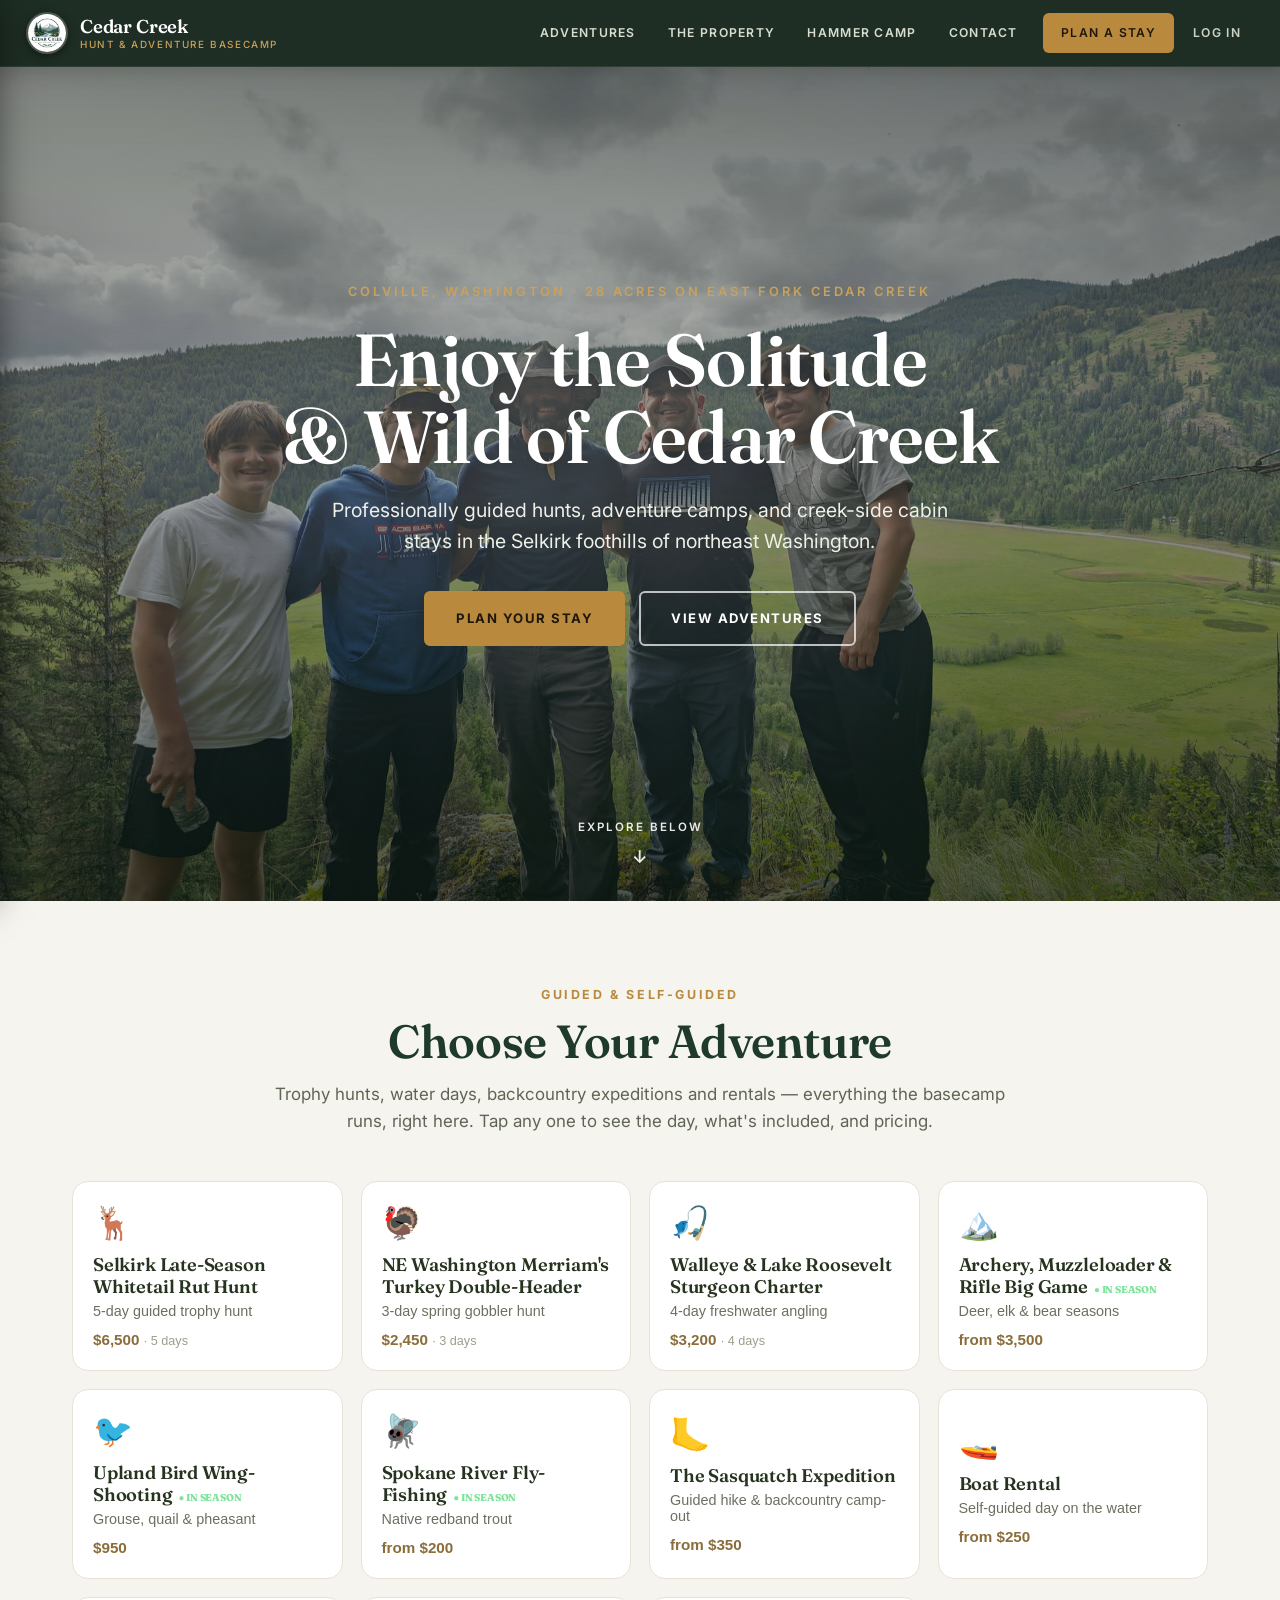
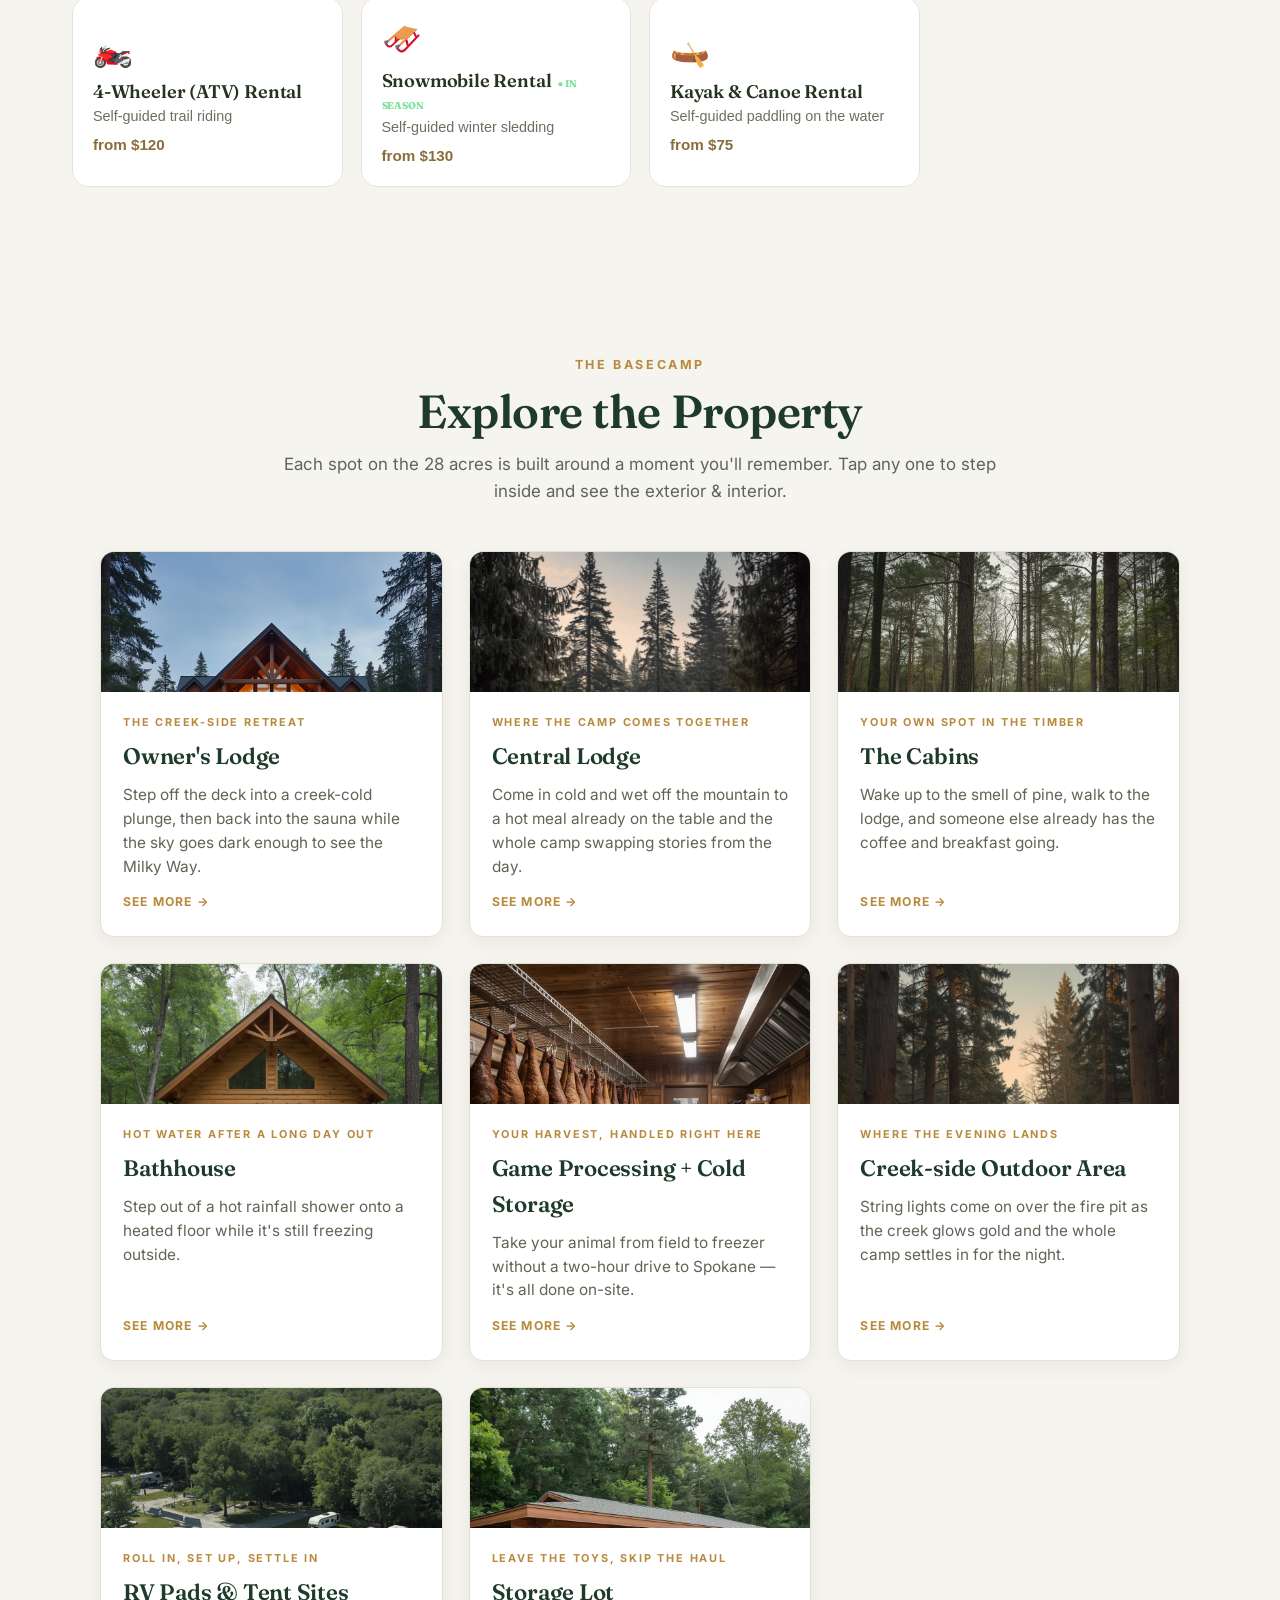
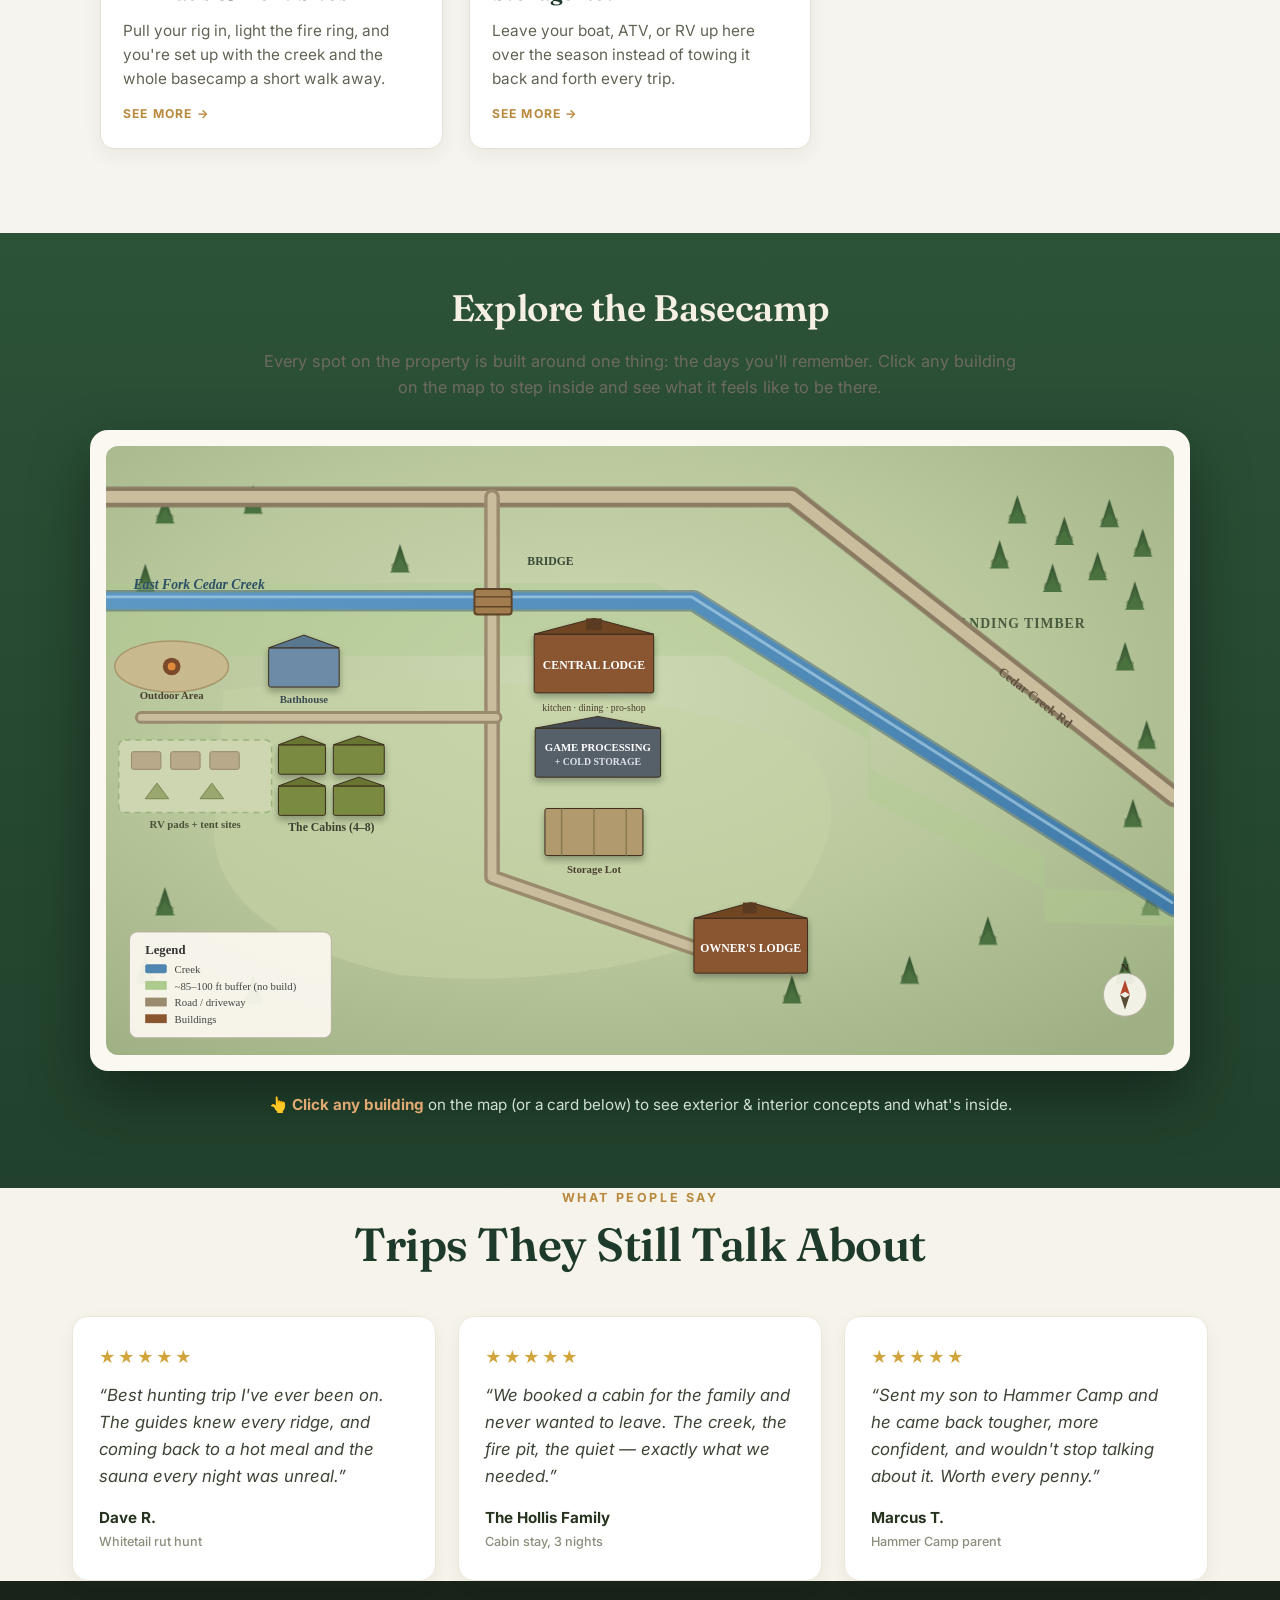
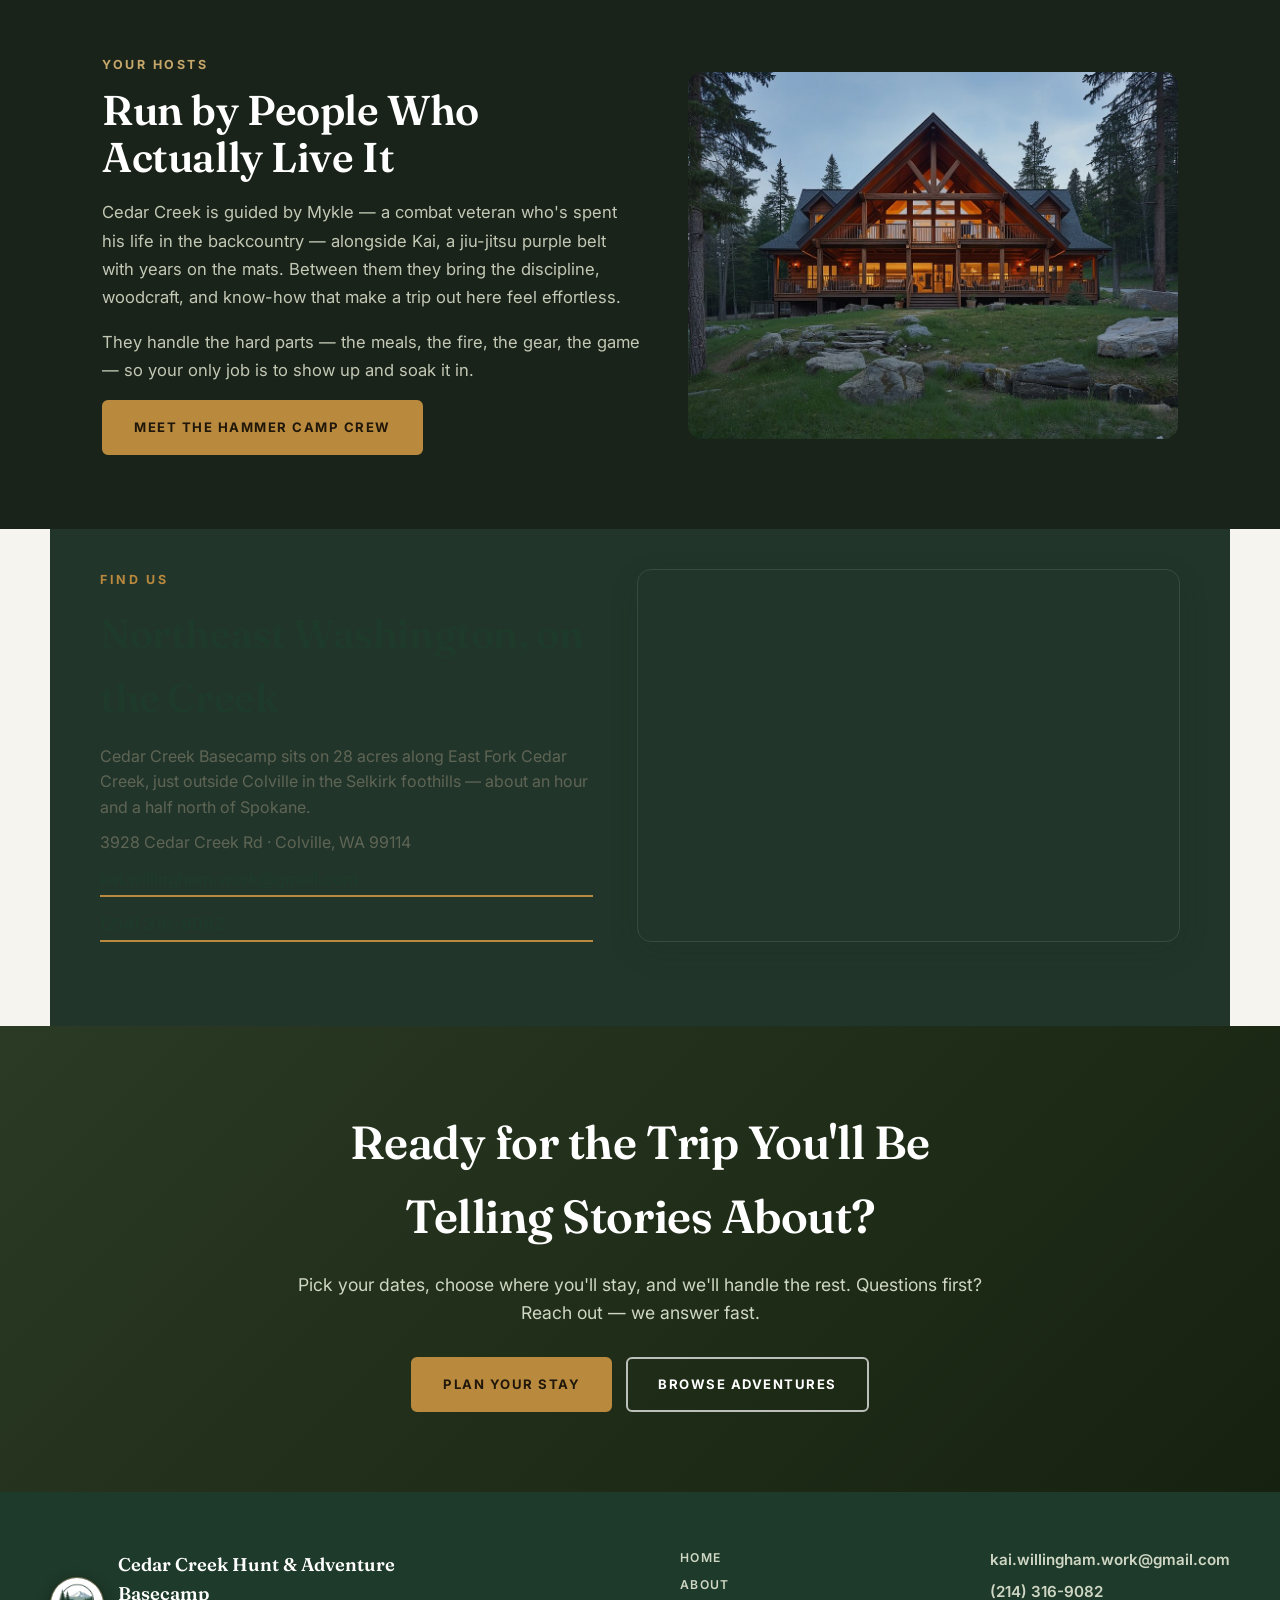
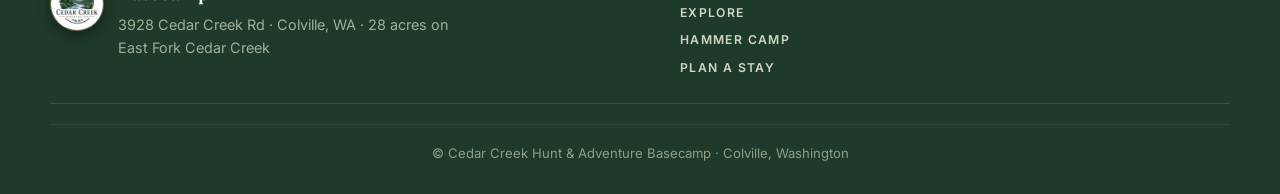
<file: index.html>
<!DOCTYPE html>
<html lang="en">
<head>
<meta charset="UTF-8">
<meta name="viewport" content="width=device-width, initial-scale=1.0">
<meta name="description" content="Guided hunts, outdoor adventure camps, and rustic cabin stays on 28 acres in Colville, WA. Book your trip to Cedar Creek today.">
<meta name="keywords" content="hunting, adventure, cabin rentals, camping, RV spots, boys camp, Colville Washington">
<meta property="og:title" content="Cedar Creek Hunt &amp; Adventure Basecamp">
<meta property="og:description" content="Guided hunts and adventure camps in Colville, WA. 28 acres on Cedar Creek with cabins, RV spots, and camping.">
<meta property="og:type" content="website">
<title>Cedar Creek Hunt &amp; Adventure Basecamp | Cabins &amp; Guided Hunts in Colville, WA</title>
<link rel="icon" href="images/logo.jpg">
<link rel="stylesheet" href="css/style.css">
</head>
<body class="aw-body">

<!-- shared sticky nav (built by site.js) -->
<div id="siteHeader"></div>

<!-- ============ HERO (full-screen photo, arctic-wild style) ============ -->
<header class="aw-hero" id="top">
  <div class="aw-hero-media">
    <img src="images/about-property.jpg" alt="Cedar Creek property along the creek at dusk">
  </div>
  <div class="aw-hero-scrim"></div>
  <div class="aw-hero-inner">
    <div class="aw-hero-kicker">Colville, Washington &middot; 28 acres on East Fork Cedar Creek</div>
    <h1>Enjoy the Solitude<br>&amp; Wild of Cedar Creek</h1>
    <p>Professionally guided hunts, adventure camps, and creek-side cabin stays in the Selkirk foothills of northeast Washington.</p>
    <div class="aw-hero-btns">
      <a class="aw-btn" href="schedule.html">Plan Your Stay</a>
      <a class="aw-btn aw-btn-ghost" href="#adventures">View Adventures</a>
    </div>
  </div>
  <a class="aw-scroll" href="#adventures" aria-label="Explore below">Explore Below<span>&darr;</span></a>
</header>

<!-- ============ ADVENTURES GRID ============ -->
<section class="aw-section" id="adventures">
  <div class="aw-head">
    <div class="kicker">Guided &amp; Self-Guided</div>
    <h2>Choose Your Adventure</h2>
    <p>Trophy hunts, water days, backcountry expeditions and rentals &mdash; everything the basecamp runs, right here. Tap any one to see the day, what's included, and pricing.</p>
  </div>
  <div class="aw-acts-grid" id="homeActs"></div>
</section>

<!-- ============ THE PROPERTY (destinations) ============ -->
<section class="aw-section aw-property" id="property">
  <div class="aw-head">
    <div class="kicker">The Basecamp</div>
    <h2>Explore the Property</h2>
    <p>Each spot on the 28 acres is built around a moment you'll remember. Tap any one to step inside and see the exterior &amp; interior.</p>
  </div>
  <div class="grid" id="cardGrid"></div>
</section>

<!-- ============ INTERACTIVE MAP ============ -->
<section class="map-section" id="map">
  <div class="section-head">
    <h2>Explore the Basecamp</h2>
    <p>Every spot on the property is built around one thing: the days you'll remember. Click any building on the map to step inside and see what it feels like to be there.</p>
  </div>

  <div class="map-wrap">
    <div class="map-frame">
      <svg viewBox="0 0 1090 622" role="img" aria-label="Interactive site map of Cedar Creek Basecamp — click a building">
        <defs>
          <style>
            .road-base{stroke:#9a8a6e;fill:none;stroke-linecap:round;stroke-linejoin:round;}
            .road-grit{stroke:#cabd9e;fill:none;stroke-linecap:round;stroke-linejoin:round;}
            .road-edge{stroke:#7d6f56;fill:none;stroke-linecap:round;stroke-linejoin:round;opacity:.5;}
            .bldg-roof{stroke:#3b2c1c;stroke-width:1;}
          </style>
          <!-- forest ground gradient -->
          <radialGradient id="ground" cx="45%" cy="40%" r="75%">
            <stop offset="0%" stop-color="#cdd9b4"/>
            <stop offset="55%" stop-color="#b9c79c"/>
            <stop offset="100%" stop-color="#9fb184"/>
          </radialGradient>
          <!-- water gradient -->
          <linearGradient id="water" x1="0" y1="0" x2="1" y2="1">
            <stop offset="0%" stop-color="#5d97c4"/>
            <stop offset="100%" stop-color="#3f7aa8"/>
          </linearGradient>
          <!-- soft drop shadow for buildings -->
          <filter id="bshadow" x="-30%" y="-30%" width="160%" height="170%">
            <feDropShadow dx="0" dy="4" stdDeviation="3" flood-color="#1c2a16" flood-opacity="0.35"/>
          </filter>
          <!-- subtle paper/terrain grain -->
          <filter id="grain"><feTurbulence type="fractalNoise" baseFrequency="0.9" numOctaves="2" result="n"/>
            <feColorMatrix in="n" type="saturate" values="0"/>
            <feComponentTransfer><feFuncA type="linear" slope="0.06"/></feComponentTransfer>
            <feComposite operator="over" in2="SourceGraphic"/></filter>
          <!-- one reusable conifer -->
          <g id="tree">
            <ellipse cx="0" cy="2" rx="9" ry="4" fill="#27381f" opacity=".35"/>
            <polygon points="0,-20 7,2 -7,2" fill="#33522f"/>
            <polygon points="0,-13 9,6 -9,6" fill="#3d6236"/>
            <polygon points="0,-6 10,9 -10,9" fill="#456e3c"/>
          </g>
        </defs>

        <!-- ===== TERRAIN ===== -->
        <rect width="1090" height="622" fill="url(#ground)"/>
        <rect width="1090" height="622" fill="#000" opacity="0" filter="url(#grain)"/>

        <!-- meadow clearing (lighter open ground where the camp sits) -->
        <path d="M120,250 Q420,210 700,300 Q780,360 700,470 Q520,560 300,540 Q120,500 110,400 Z"
              fill="#c7d3a6" opacity=".55"/>

        <!-- ===== STANDING TIMBER (forest masses) ===== -->
        <g opacity=".96">
          <!-- north / upper-right timber -->
          <use href="#tree" x="930" y="70"/><use href="#tree" x="978" y="92"/><use href="#tree" x="1024" y="74"/>
          <use href="#tree" x="1058" y="104"/><use href="#tree" x="912" y="116"/><use href="#tree" x="966" y="140"/>
          <use href="#tree" x="1012" y="128"/><use href="#tree" x="1050" y="158"/>
          <!-- right edge along creek -->
          <use href="#tree" x="1040" y="220"/><use href="#tree" x="1062" y="300"/><use href="#tree" x="1048" y="380"/>
          <use href="#tree" x="1066" y="470"/><use href="#tree" x="1040" y="540"/>
          <!-- scattered perimeter conifers -->
          <use href="#tree" x="60" y="70"/><use href="#tree" x="150" y="60"/><use href="#tree" x="40" y="140"/>
          <use href="#tree" x="60" y="470"/><use href="#tree" x="40" y="540"/><use href="#tree" x="150" y="560"/>
          <use href="#tree" x="300" y="120"/><use href="#tree" x="700" y="560"/><use href="#tree" x="820" y="540"/>
          <use href="#tree" x="900" y="500"/>
        </g>
        <text x="852" y="186" style="font:700 14px 'Segoe UI';letter-spacing:1px" fill="#2e4127" opacity=".8">STANDING TIMBER</text>

        <!-- ===== 85–100 ft creek buffer band ===== -->
        <path d="M0,140 H560 L640,190 L780,282 L780,330 L958,418 L958,452 L1090,456 L1090,490
                 L958,486 L958,452 L778,360 L778,300 L632,214 H0 Z"
              fill="#aecb8e" opacity=".4"/>

        <!-- ===== EAST FORK CEDAR CREEK (one clean horizontal run, then a straight diagonal) ===== -->
        <path d="M0,158 H600 L1090,470"
              fill="none" stroke="#3a5e74" stroke-width="22" stroke-linecap="round" stroke-linejoin="round" opacity=".5"/>
        <path d="M0,158 H600 L1090,470"
              fill="none" stroke="url(#water)" stroke-width="17" stroke-linecap="round" stroke-linejoin="round"/>
        <path d="M0,154 H598 L1088,466"
              fill="none" stroke="#bfe0f2" stroke-width="3" stroke-linecap="round" opacity=".55"/>
        <text x="28" y="146" style="font:italic 700 14px 'Segoe UI'" fill="#2c5066">East Fork Cedar Creek</text>

        <!-- ===== ROADS (gravel: dark base, light grit, soft edges) ===== -->
        <g>
          <!-- main road: straight run across the top, then one straight diagonal kept clear of the creek -->
          <path class="road-base" stroke-width="20" d="M0,52 H700 L1090,358"/>
          <path class="road-edge" stroke-width="22" d="M0,52 H700 L1090,358"/>
          <path class="road-grit" stroke-width="12" d="M0,52 H700 L1090,358"/>
          <!-- center driveway: straight vertical, crosses the creek only at the bridge (x≈395), then angles to the owner's lodge -->
          <path class="road-base" stroke-width="16" d="M394,52 V440 L600,512"/>
          <path class="road-grit" stroke-width="9" d="M394,52 V440 L600,512"/>
          <!-- spur between the bathhouse and the cabins (straight, extended left toward the outdoor area) -->
          <path class="road-base" stroke-width="13" d="M398,277 H36"/>
          <path class="road-grit" stroke-width="7" d="M398,277 H36"/>
        </g>
        <text x="910" y="232" style="font:600 13px 'Segoe UI'" fill="#5f5340" transform="rotate(38 910 232)">Cedar Creek Rd</text>

        <!-- ===== BRIDGE over creek ===== -->
        <g>
          <rect x="376" y="146" width="38" height="26" rx="3" fill="#a07c4e" stroke="#5e4327" stroke-width="2"/>
          <line x1="376" y1="154" x2="414" y2="154" stroke="#5e4327" stroke-width="1.5"/>
          <line x1="376" y1="164" x2="414" y2="164" stroke="#5e4327" stroke-width="1.5"/>
          <text x="430" y="121" style="font:700 12px 'Segoe UI'" fill="#3a4a38">BRIDGE</text>
        </g>

        <!-- ===== BUILDING HOTSPOTS (same data-bld + positions; realistic footprints) ===== -->

        <!-- Creek-side Outdoor Area (fire-pit clearing) -->
        <g class="hotspot" data-bld="outdoor" tabindex="0" role="button" aria-label="Creek-side Outdoor Area">
          <ellipse cx="67" cy="225" rx="58" ry="26" fill="#c9b98f" stroke="#a8966c" stroke-width="1.5"/>
          <circle cx="67" cy="225" r="9" fill="#7a4a2a"/><circle cx="67" cy="225" r="4" fill="#e08a3c"/>
          <text x="67" y="258" text-anchor="middle" style="font:600 11px 'Segoe UI'" fill="#4a4030">Outdoor Area</text>
        </g>

        <!-- Bathhouse -->
        <g class="hotspot" data-bld="bathhouse" tabindex="0" role="button" aria-label="Bathhouse">
          <g filter="url(#bshadow)">
            <rect x="166" y="206" width="72" height="40" rx="2" fill="#6d8aa6" class="bldg-roof"/>
            <polygon points="166,206 238,206 202,193" fill="#5a7790" class="bldg-roof"/>
          </g>
          <text x="202" y="262" text-anchor="middle" style="font:700 11px 'Segoe UI'" fill="#3a4a52">Bathhouse</text>
        </g>

        <!-- The Cabins (cluster of small rooflines) -->
        <g class="hotspot" data-bld="cabins" tabindex="0" role="button" aria-label="The Cabins">
          <g filter="url(#bshadow)" class="bldg-roof">
            <g fill="#7a8a3f"><rect x="176" y="305" width="48" height="30" rx="2"/><rect x="232" y="305" width="52" height="30" rx="2"/>
              <rect x="176" y="347" width="48" height="30" rx="2"/><rect x="232" y="347" width="52" height="30" rx="2"/></g>
            <g fill="#677633"><polygon points="176,305 224,305 200,296"/><polygon points="232,305 284,305 258,296"/>
              <polygon points="176,347 224,347 200,338"/><polygon points="232,347 284,347 258,338"/></g>
          </g>
          <text x="230" y="393" text-anchor="middle" style="font:700 12px 'Segoe UI'" fill="#3a4030">The Cabins (4–8)</text>
        </g>

        <!-- RV pads + tent sites -->
        <g class="hotspot" data-bld="rv" tabindex="0" role="button" aria-label="RV pads and tent sites">
          <rect x="13" y="300" width="156" height="74" rx="6" fill="#cdd6b0" stroke="#9bb37e" stroke-width="1.5" stroke-dasharray="6 5"/>
          <g fill="#b7a98a" stroke="#94886b" stroke-width="1"><rect x="26" y="312" width="30" height="18" rx="2"/><rect x="66" y="312" width="30" height="18" rx="2"/><rect x="106" y="312" width="30" height="18" rx="2"/></g>
          <polygon points="40,360 52,344 64,360" fill="#9aa86f" stroke="#788652" stroke-width="1"/>
          <polygon points="96,360 108,344 120,360" fill="#9aa86f" stroke="#788652" stroke-width="1"/>
          <text x="91" y="390" text-anchor="middle" style="font:600 11px 'Segoe UI'" fill="#4a5238">RV pads + tent sites</text>
        </g>

        <!-- Central Lodge (large, with pin) -->
        <g class="hotspot" data-bld="central" tabindex="0" role="button" aria-label="Central Lodge">
          <circle class="tap-pulse" cx="498" cy="222" r="22" fill="#c8922b" opacity=".5"/>
          <g filter="url(#bshadow)">
            <rect x="437" y="192" width="122" height="60" rx="2" fill="#8a5630" class="bldg-roof"/>
            <polygon points="437,192 559,192 498,176" fill="#6f4424" class="bldg-roof"/>
            <rect x="490" y="176" width="16" height="12" fill="#5a3a22"/>
          </g>
          <text x="498" y="228" text-anchor="middle" style="font:700 12px 'Segoe UI'" fill="#fff">CENTRAL LODGE</text>
          <text x="498" y="270" text-anchor="middle" style="font:500 10px 'Segoe UI'" fill="#4a3a2a">kitchen · dining · pro-shop</text>
        </g>

        <!-- Game Processing + Cold Storage -->
        <g class="hotspot" data-bld="processing" tabindex="0" role="button" aria-label="Game Processing and Cold Storage">
          <g filter="url(#bshadow)">
            <rect x="438" y="288" width="128" height="50" rx="2" fill="#566069" class="bldg-roof"/>
            <polygon points="438,288 566,288 502,276" fill="#454e56" class="bldg-roof"/>
          </g>
          <text x="502" y="311" text-anchor="middle" style="font:700 11px 'Segoe UI'" fill="#fff">GAME PROCESSING</text>
          <text x="502" y="326" text-anchor="middle" style="font:600 10px 'Segoe UI'" fill="#dfe2e8">+ COLD STORAGE</text>
        </g>

        <!-- Storage lot -->
        <g class="hotspot" data-bld="storage" tabindex="0" role="button" aria-label="Storage lot">
          <g filter="url(#bshadow)">
            <rect x="448" y="370" width="100" height="48" rx="2" fill="#b09a6e" class="bldg-roof"/>
            <line x1="465" y1="370" x2="465" y2="418" stroke="#8a784f" stroke-width="1.5"/>
            <line x1="498" y1="370" x2="498" y2="418" stroke="#8a784f" stroke-width="1.5"/>
            <line x1="531" y1="370" x2="531" y2="418" stroke="#8a784f" stroke-width="1.5"/>
          </g>
          <text x="498" y="436" text-anchor="middle" style="font:700 11px 'Segoe UI'" fill="#4a4030">Storage Lot</text>
        </g>

        <!-- Owner's Lodge (premium, with pin) -->
        <g class="hotspot" data-bld="owners" tabindex="0" role="button" aria-label="Owner's Lodge">
          <circle class="tap-pulse" cx="658" cy="510" r="24" fill="#c8922b" opacity=".5"/>
          <g filter="url(#bshadow)">
            <rect x="600" y="482" width="116" height="56" rx="2" fill="#8a5630" class="bldg-roof"/>
            <polygon points="600,482 716,482 658,466" fill="#6f4424" class="bldg-roof"/>
            <rect x="650" y="466" width="14" height="11" fill="#5a3a22"/>
          </g>
          <text x="658" y="516" text-anchor="middle" style="font:700 12px 'Segoe UI'" fill="#fff">OWNER'S LODGE</text>
        </g>

        <!-- ===== LEGEND ===== -->
        <g>
          <rect x="24" y="496" width="206" height="108" rx="8" fill="#fbf8f0" opacity=".94" stroke="#b8b0a0"/>
          <text x="40" y="518" style="font:700 13px 'Segoe UI'" fill="#333">Legend</text>
          <rect x="40" y="529" width="22" height="9" rx="2" fill="#4f86b0"/>
          <text x="70" y="538" style="font:500 11px 'Segoe UI'" fill="#444">Creek</text>
          <rect x="40" y="546" width="22" height="9" fill="#aecb8e"/>
          <text x="70" y="555" style="font:500 11px 'Segoe UI'" fill="#444">~85–100 ft buffer (no build)</text>
          <rect x="40" y="563" width="22" height="9" fill="#9a8a6e"/>
          <text x="70" y="572" style="font:500 11px 'Segoe UI'" fill="#444">Road / driveway</text>
          <rect x="40" y="580" width="22" height="9" fill="#8a5630"/>
          <text x="70" y="589" style="font:500 11px 'Segoe UI'" fill="#444">Buildings</text>
        </g>

        <!-- compass -->
        <g transform="translate(1040,560)">
          <circle r="22" fill="#fbf8f0" opacity=".9" stroke="#b8b0a0"/>
          <polygon points="0,-15 5,0 0,-3 -5,0" fill="#b5462e"/>
          <polygon points="0,15 5,0 0,3 -5,0" fill="#5a4d36"/>
          <text x="-4" y="-24" style="font:700 11px 'Segoe UI'" fill="#3a2f22">N</text>
        </g>
      </svg>
    </div>
  </div>

  <p class="hint-bar">👆 <b>Click any building</b> on the map (or a card below) to see exterior &amp; interior concepts and what's inside.</p>
</section>

<!-- ============ TESTIMONIALS ============ -->
<section class="aw-quotes">
  <div class="aw-section" style="padding-top:0;padding-bottom:0;">
    <div class="aw-head">
      <div class="kicker">What people say</div>
      <h2>Trips They Still Talk About</h2>
    </div>
    <div class="aw-quote-grid">
      <div class="aw-quote">
        <div class="stars">&#9733;&#9733;&#9733;&#9733;&#9733;</div>
        <p>&ldquo;Best hunting trip I've ever been on. The guides knew every ridge, and coming back to a hot meal and the sauna every night was unreal.&rdquo;</p>
        <div class="who">Dave R.<small>Whitetail rut hunt</small></div>
      </div>
      <div class="aw-quote">
        <div class="stars">&#9733;&#9733;&#9733;&#9733;&#9733;</div>
        <p>&ldquo;We booked a cabin for the family and never wanted to leave. The creek, the fire pit, the quiet &mdash; exactly what we needed.&rdquo;</p>
        <div class="who">The Hollis Family<small>Cabin stay, 3 nights</small></div>
      </div>
      <div class="aw-quote">
        <div class="stars">&#9733;&#9733;&#9733;&#9733;&#9733;</div>
        <p>&ldquo;Sent my son to Hammer Camp and he came back tougher, more confident, and wouldn't stop talking about it. Worth every penny.&rdquo;</p>
        <div class="who">Marcus T.<small>Hammer Camp parent</small></div>
      </div>
    </div>
  </div>
</section>

<!-- ============ ABOUT / GUIDES ============ -->
<section class="aw-about" id="about">
  <div class="aw-inner">
    <div>
      <div class="kicker">Your hosts</div>
      <h2>Run by People Who Actually Live It</h2>
      <p>Cedar Creek is guided by Mykle &mdash; a combat veteran who's spent his life in the backcountry &mdash; alongside Kai, a jiu-jitsu purple belt with years on the mats. Between them they bring the discipline, woodcraft, and know-how that make a trip out here feel effortless.</p>
      <p>They handle the hard parts &mdash; the meals, the fire, the gear, the game &mdash; so your only job is to show up and soak it in.</p>
      <a class="aw-btn" href="hammer-camp.html">Meet the Hammer Camp Crew</a>
    </div>
    <div class="zoom aw-photo">
      <img src="images/img-01.jpg" alt="Cedar Creek guides and the lodge" loading="lazy">
    </div>
  </div>
</section>

<!-- ============ FIND US / MAP ============ -->
<section class="visit" id="visit">
  <div class="visit-inner">
    <div>
      <div class="kicker">Find us</div>
      <h2>Northeast Washington, on the Creek</h2>
      <p>Cedar Creek Basecamp sits on 28 acres along East Fork Cedar Creek, just outside Colville in the Selkirk foothills &mdash; about an hour and a half north of Spokane.</p>
      <p>3928 Cedar Creek Rd &middot; Colville, WA 99114</p>
      <div class="visit-reach" id="visitReach"></div>
    </div>
    <div class="visit-map zoom">
      <iframe
        title="Map to Cedar Creek Basecamp"
        loading="lazy"
        referrerpolicy="no-referrer-when-downgrade"
        src="https://www.google.com/maps?q=3928%20Cedar%20Creek%20Rd,%20Colville,%20WA%2099114&z=12&output=embed"></iframe>
    </div>
  </div>
</section>

<!-- ============ FINAL CTA ============ -->
<section class="aw-cta">
  <div class="aw-inner">
    <h2>Ready for the Trip You'll Be Telling Stories About?</h2>
    <p>Pick your dates, choose where you'll stay, and we'll handle the rest. Questions first? Reach out &mdash; we answer fast.</p>
    <div class="aw-cta-btns">
      <a class="aw-btn" href="schedule.html">Plan Your Stay</a>
      <a class="aw-btn aw-btn-ghost" href="#adventures">Browse Adventures</a>
    </div>
  </div>
</section>

<!-- ============ MODAL ============ -->
<div class="modal-backdrop" id="backdrop">
  <div class="modal" role="dialog" aria-modal="true" aria-labelledby="mTitle">
    <div class="modal-head">
      <div>
        <div class="tagline" id="mTagline"></div>
        <h2 id="mTitle"></h2>
      </div>
      <button class="close-btn" id="closeBtn" aria-label="Close">&times;</button>
    </div>
    <div class="view-toggle">
      <button id="tabOut" class="active" data-pane="out">🏔️ Outside View</button>
      <button id="tabIn" data-pane="in">🛋️ Inside View</button>
    </div>
    <div class="view-stage">
      <div class="view-pane active" id="paneOut"></div>
      <div class="view-pane" id="paneIn"></div>
    </div>
    <div class="modal-body">
      <p class="moment-line" id="mMoment"></p>
      <p class="desc" id="mDesc"></p>
      <div class="feature-title">✦ What this building has</div>
      <ul class="feature-list" id="mFeatures"></ul>
      <div class="stat-row" id="mStats"></div>
    </div>
  </div>
</div>

<!-- ============ ACTIVITY INFO MODAL (opened from the adventures grid) ============ -->
<div class="modal-backdrop" id="actBackdrop">
  <div class="modal" role="dialog" aria-modal="true" aria-labelledby="aTitle">
    <div class="modal-head">
      <div>
        <div class="tagline" id="aTagline"></div>
        <h2 id="aTitle"></h2>
      </div>
      <button class="close-btn" id="actCloseBtn" aria-label="Close">&times;</button>
    </div>
    <div class="modal-body">
      <div class="act-gallery" id="aGallery"></div>
      <p class="desc" id="aDesc"></p>
      <div class="feature-title">📋 What a day looks like</div>
      <ul class="feature-list" id="aDay"></ul>
      <div class="feature-title" style="margin-top:22px;">✦ Included</div>
      <ul class="feature-list" id="aIncluded"></ul>
      <div class="stat-row" id="aStats"></div>
    </div>
  </div>
</div>

<div id="siteFooter"></div>

<script src="js/site.js"></script>
<script src="js/data.js"></script>
<script src="js/app.js"></script>
</body>
</html>
</file>
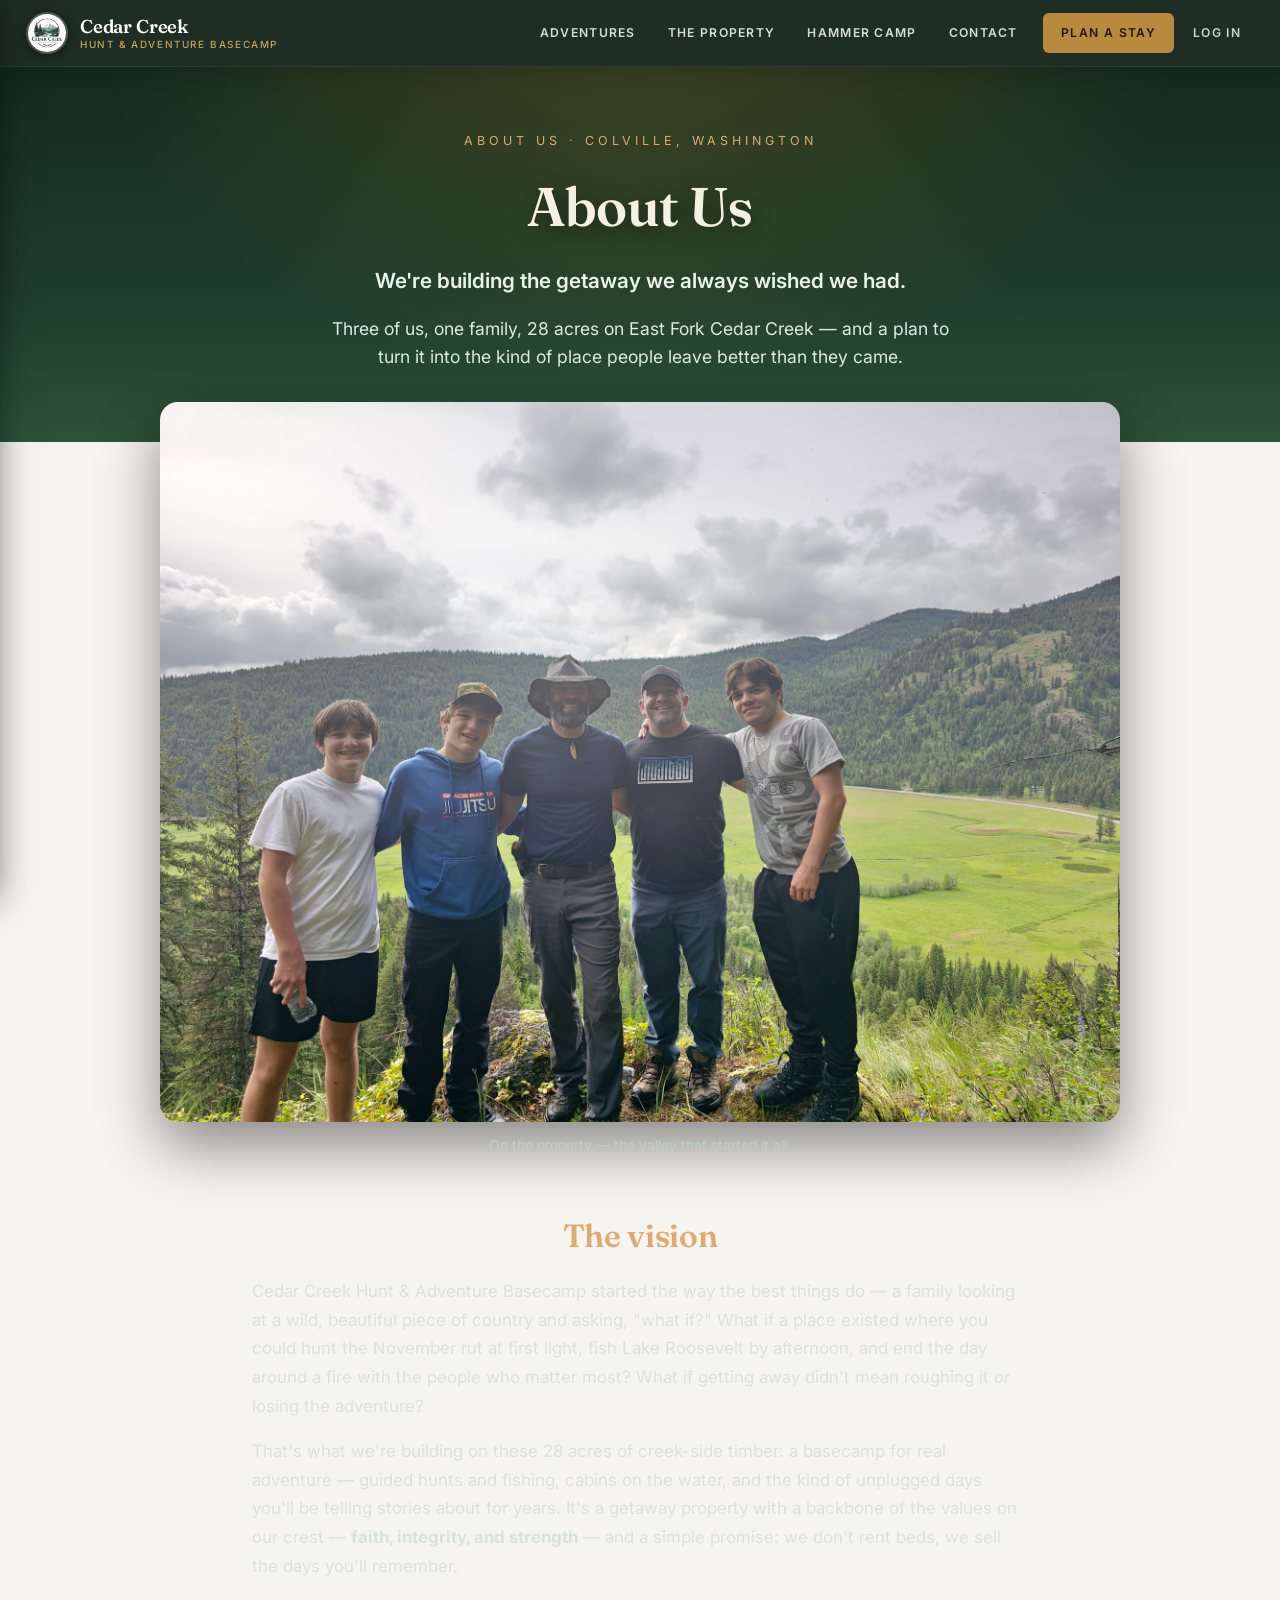
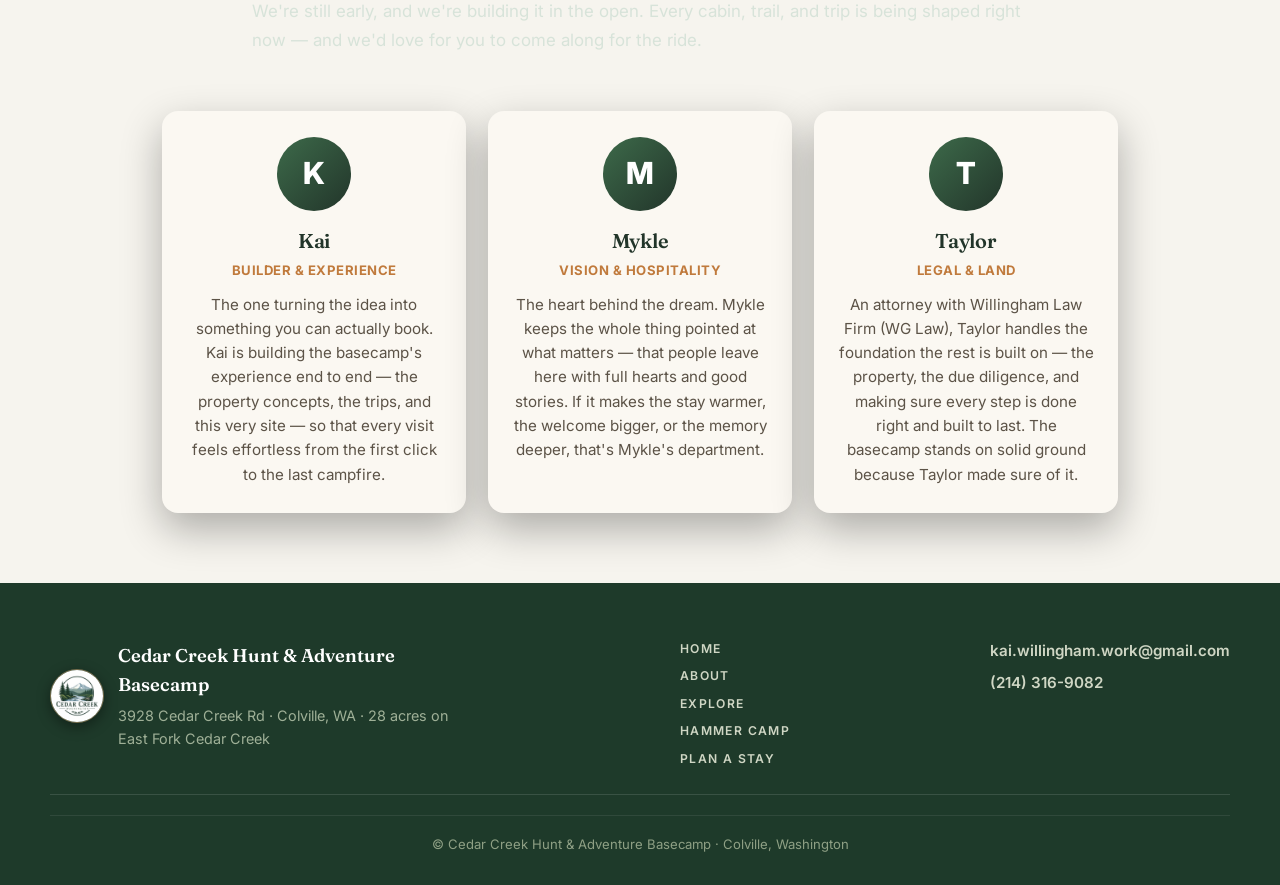
<file: about.html>
<!DOCTYPE html>
<html lang="en">
<head>
<meta charset="UTF-8">
<meta name="viewport" content="width=device-width, initial-scale=1.0">
<title>About Us — Cedar Creek Hunt &amp; Adventure Basecamp</title>
<link rel="icon" href="images/logo.jpg">
<link rel="stylesheet" href="css/style.css">
</head>
<body class="page-bg aw-body">

<div id="siteHeader"></div>

<section class="about-hero">
  <div class="kicker">About Us · Colville, Washington</div>
  <h1>About Us</h1>
  <p class="about-lede">We're building the getaway we always wished we had.</p>
  <p>Three of us, one family, 28 acres on East Fork Cedar Creek — and a plan to turn it into the kind of place people leave better than they came.</p>
</section>

<div class="about-photo">
  <img src="images/about-property.jpg" alt="The family standing on a ridge overlooking the Cedar Creek valley">
  <p class="caption">On the property — the valley that started it all.</p>
</div>

<section class="about-section">
  <h2>The vision</h2>
  <p>Cedar Creek Hunt &amp; Adventure Basecamp started the way the best things do — a family looking at a wild, beautiful piece of country and asking, "what if?" What if a place existed where you could hunt the November rut at first light, fish Lake Roosevelt by afternoon, and end the day around a fire with the people who matter most? What if getting away didn't mean roughing it <em>or</em> losing the adventure?</p>
  <p>That's what we're building on these 28 acres of creek-side timber: a basecamp for real adventure — guided hunts and fishing, cabins on the water, and the kind of unplugged days you'll be telling stories about for years. It's a getaway property with a backbone of the values on our crest — <strong>faith, integrity, and strength</strong> — and a simple promise: we don't rent beds, we sell the days you'll remember.</p>
  <p>We're still early, and we're building it in the open. Every cabin, trail, and trip is being shaped right now — and we'd love for you to come along for the ride.</p>
</section>

<section class="team">
  <div class="team-card">
    <div class="team-avatar">K</div>
    <h3>Kai</h3>
    <div class="role">Builder &amp; Experience</div>
    <p>The one turning the idea into something you can actually book. Kai is building the basecamp's experience end to end — the property concepts, the trips, and this very site — so that every visit feels effortless from the first click to the last campfire.</p>
  </div>
  <div class="team-card">
    <div class="team-avatar">M</div>
    <h3>Mykle</h3>
    <div class="role">Vision &amp; Hospitality</div>
    <p>The heart behind the dream. Mykle keeps the whole thing pointed at what matters — that people leave here with full hearts and good stories. If it makes the stay warmer, the welcome bigger, or the memory deeper, that's Mykle's department.</p>
  </div>
  <div class="team-card">
    <div class="team-avatar">T</div>
    <h3>Taylor</h3>
    <div class="role">Legal &amp; Land</div>
    <p>An attorney with Willingham Law Firm (WG Law), Taylor handles the foundation the rest is built on — the property, the due diligence, and making sure every step is done right and built to last. The basecamp stands on solid ground because Taylor made sure of it.</p>
  </div>
</section>

<div id="siteFooter"></div>

<script src="js/site.js"></script>
</body>
</html>
</file>
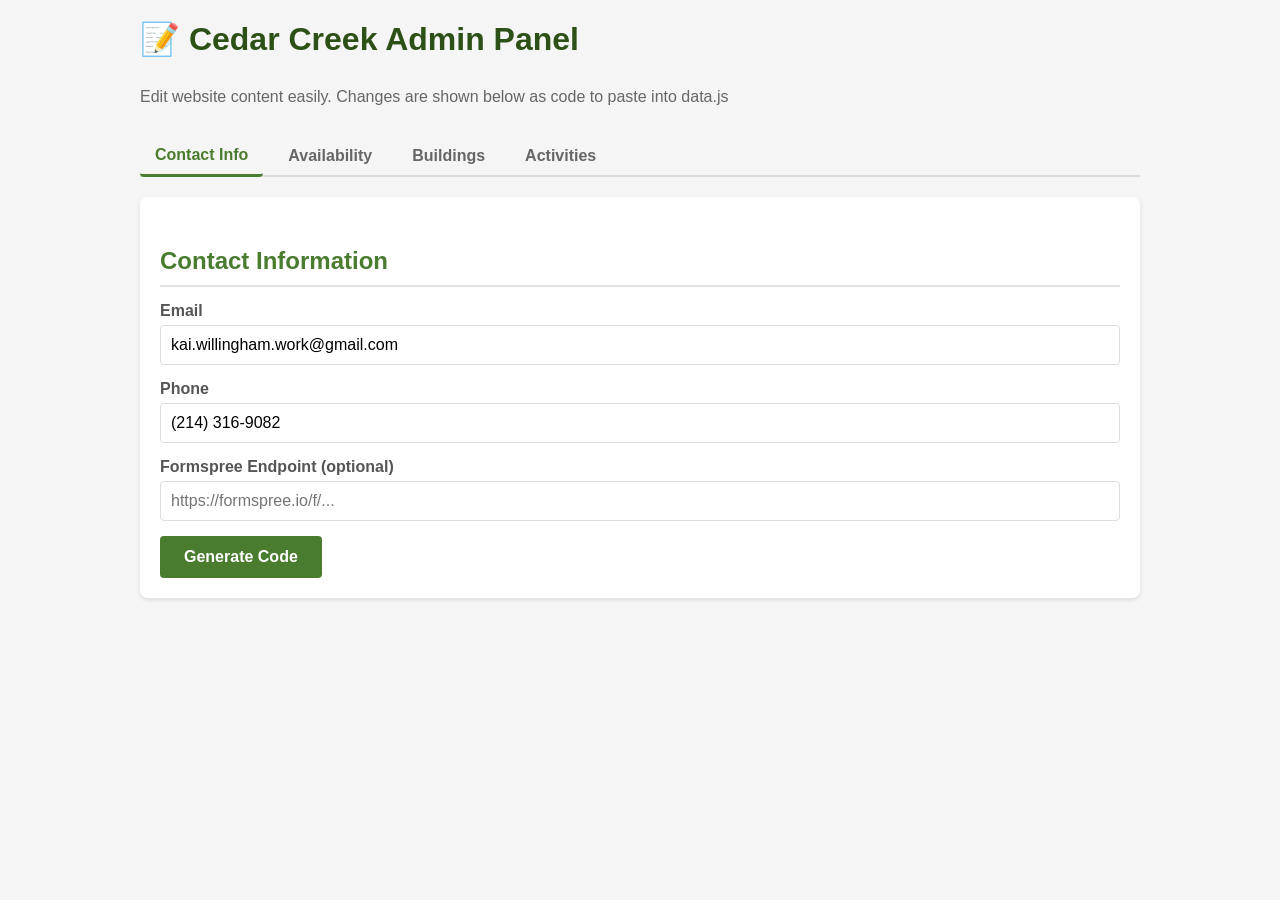
<file: admin.html>
<!DOCTYPE html>
<html lang="en">
<head>
<meta charset="UTF-8">
<meta name="viewport" content="width=device-width, initial-scale=1.0">
<title>Admin — Cedar Creek Basecamp</title>
<link rel="icon" href="images/logo.jpg">
<style>
  * { margin: 0; padding: 0; box-sizing: border-box; }
  body {
    font-family: -apple-system, 'Segoe UI', Roboto, sans-serif;
    background: #f5f5f5;
    color: #333;
    padding: 20px;
  }
  .container { max-width: 1000px; margin: 0 auto; }
  h1 { color: #2d5016; margin-bottom: 30px; }
  h2 { color: #4a7c2f; margin-top: 30px; margin-bottom: 15px; border-bottom: 2px solid #e0e0e0; padding-bottom: 10px; }
  .section { background: white; padding: 20px; border-radius: 8px; margin-bottom: 20px; box-shadow: 0 2px 4px rgba(0,0,0,.1); }
  .form-group { margin-bottom: 15px; }
  label { display: block; font-weight: 600; margin-bottom: 5px; color: #555; }
  input[type="text"], input[type="number"], textarea, select {
    width: 100%;
    padding: 10px;
    border: 1px solid #ddd;
    border-radius: 4px;
    font-family: inherit;
    font-size: 1rem;
  }
  textarea { min-height: 80px; resize: vertical; }
  input[type="text"]:focus, textarea:focus, select:focus {
    outline: none;
    border-color: #4a7c2f;
    box-shadow: 0 0 0 3px rgba(74, 124, 47, .1);
  }
  .row { display: grid; grid-template-columns: 1fr 1fr; gap: 15px; }
  button {
    background: #4a7c2f;
    color: white;
    padding: 12px 24px;
    border: none;
    border-radius: 4px;
    font-weight: 600;
    cursor: pointer;
    font-size: 1rem;
  }
  button:hover { background: #3a5f22; }
  button.secondary {
    background: #666;
    margin-left: 10px;
  }
  button.secondary:hover { background: #555; }
  .output {
    background: #f9f9f9;
    border: 1px solid #ddd;
    padding: 15px;
    border-radius: 4px;
    font-family: 'Courier New', monospace;
    font-size: 0.9rem;
    max-height: 400px;
    overflow-y: auto;
    margin-top: 10px;
    white-space: pre-wrap;
    word-wrap: break-word;
  }
  .add-btn { background: #666; padding: 8px 16px; font-size: 0.9rem; }
  .remove-btn { background: #c44; padding: 8px 12px; font-size: 0.85rem; margin-top: 10px; }
  .item-box { background: #f9f9f9; padding: 15px; border-radius: 4px; margin-bottom: 15px; border-left: 3px solid #4a7c2f; }
  .tabs { display: flex; gap: 10px; margin-bottom: 20px; border-bottom: 2px solid #ddd; }
  .tab { padding: 10px 15px; cursor: pointer; border: none; background: none; font-size: 1rem; color: #666; }
  .tab.active { color: #4a7c2f; border-bottom: 3px solid #4a7c2f; margin-bottom: -2px; }
  .tab-content { display: none; }
  .tab-content.active { display: block; }
  .success { color: #2d5016; background: #e8f5e9; padding: 10px; border-radius: 4px; margin-top: 10px; }
</style>
</head>
<body>

<div class="container">
  <h1>📝 Cedar Creek Admin Panel</h1>
  <p style="color: #666; margin-bottom: 30px;">Edit website content easily. Changes are shown below as code to paste into data.js</p>

  <div class="tabs">
    <button class="tab active" onclick="switchTab('contact')">Contact Info</button>
    <button class="tab" onclick="switchTab('availability')">Availability</button>
    <button class="tab" onclick="switchTab('buildings')">Buildings</button>
    <button class="tab" onclick="switchTab('activities')">Activities</button>
  </div>

  <!-- CONTACT INFO -->
  <div id="contact" class="tab-content active">
    <div class="section">
      <h2>Contact Information</h2>
      <div class="form-group">
        <label>Email</label>
        <input type="text" id="contactEmail" value="kai.willingham.work@gmail.com">
      </div>
      <div class="form-group">
        <label>Phone</label>
        <input type="text" id="contactPhone" value="(214) 316-9082">
      </div>
      <div class="form-group">
        <label>Formspree Endpoint (optional)</label>
        <input type="text" id="contactFormspree" placeholder="https://formspree.io/f/...">
      </div>
      <button onclick="generateContact()">Generate Code</button>
      <div id="contactOutput" class="output" style="display:none;"></div>
    </div>
  </div>

  <!-- AVAILABILITY -->
  <div id="availability" class="tab-content">
    <div class="section">
      <h2>Blocked Dates</h2>
      <p style="margin-bottom: 15px; color: #666;">Add date ranges that should be unavailable for booking</p>
      <div id="availabilityItems"></div>
      <button class="add-btn" onclick="addAvailabilityBlock()">+ Add Blocked Period</button>
      <button onclick="generateAvailability()">Generate Code</button>
      <div id="availabilityOutput" class="output" style="display:none;"></div>
    </div>
  </div>

  <!-- BUILDINGS -->
  <div id="buildings" class="tab-content">
    <div class="section">
      <h2>Buildings</h2>
      <p style="margin-bottom: 15px; color: #666;">Edit building names, descriptions, and features</p>
      <div id="buildingsInfo" style="color: #666; background: #f0f0f0; padding: 10px; border-radius: 4px; margin-bottom: 15px;">
        Loading buildings... (This requires more advanced editing — for now, edit directly in data.js or contact support)
      </div>
    </div>
  </div>

  <!-- ACTIVITIES -->
  <div id="activities" class="tab-content">
    <div class="section">
      <h2>Activities</h2>
      <p style="margin-bottom: 15px; color: #666;">Edit activity prices and descriptions</p>
      <div id="activitiesInfo" style="color: #666; background: #f0f0f0; padding: 10px; border-radius: 4px; margin-bottom: 15px;">
        Loading activities... (This requires more advanced editing — for now, edit directly in data.js or contact support)
      </div>
    </div>
  </div>

</div>

<script>
function switchTab(tab) {
  document.querySelectorAll('.tab').forEach(t => t.classList.remove('active'));
  document.querySelectorAll('.tab-content').forEach(c => c.classList.remove('active'));
  event.target.classList.add('active');
  document.getElementById(tab).classList.add('active');
}

/* CONTACT */
function generateContact() {
  const email = document.getElementById('contactEmail').value;
  const phone = document.getElementById('contactPhone').value;
  const formspree = document.getElementById('contactFormspree').value;

  const code = `const CONTACT = {
  email: '${email}',
  phone: '${phone}',
  formspree: '${formspree}'
};`;

  const output = document.getElementById('contactOutput');
  output.textContent = code;
  output.style.display = 'block';
  showSuccess('Copy the code above into js/site.js (replace the CONTACT object)');
}

/* AVAILABILITY */
function addAvailabilityBlock() {
  const container = document.getElementById('availabilityItems');
  const id = Date.now();
  const html = `
    <div class="item-box" id="block-${id}">
      <div class="row">
        <div class="form-group">
          <label>Start Date (YYYY-MM-DD)</label>
          <input type="text" placeholder="2026-07-01" class="avail-start">
        </div>
        <div class="form-group">
          <label>End Date (YYYY-MM-DD)</label>
          <input type="text" placeholder="2026-07-07" class="avail-end">
        </div>
      </div>
      <button class="remove-btn" onclick="document.getElementById('block-${id}').remove()">✕ Remove</button>
    </div>
  `;
  container.insertAdjacentHTML('beforeend', html);
}

function generateAvailability() {
  const blocks = [];
  document.querySelectorAll('.item-box').forEach(box => {
    const start = box.querySelector('.avail-start').value;
    const end = box.querySelector('.avail-end').value;
    if(start && end) blocks.push({ start, end });
  });

  const code = `const AVAILABILITY = {
  unavailable: [
${blocks.map(b => `    { start:"${b.start}", end:"${b.end}" }`).join(',\n')}
  ]
};`;

  const output = document.getElementById('availabilityOutput');
  output.textContent = code;
  output.style.display = 'block';
  showSuccess('Copy the code above into js/data.js (replace the AVAILABILITY object)');
}

function showSuccess(msg) {
  const div = document.createElement('div');
  div.className = 'success';
  div.textContent = '✓ ' + msg;
  setTimeout(() => div.remove(), 4000);
  document.querySelector('.container').insertBefore(div, document.querySelector('.container').firstChild);
}
</script>

</body>
</html>
</file>
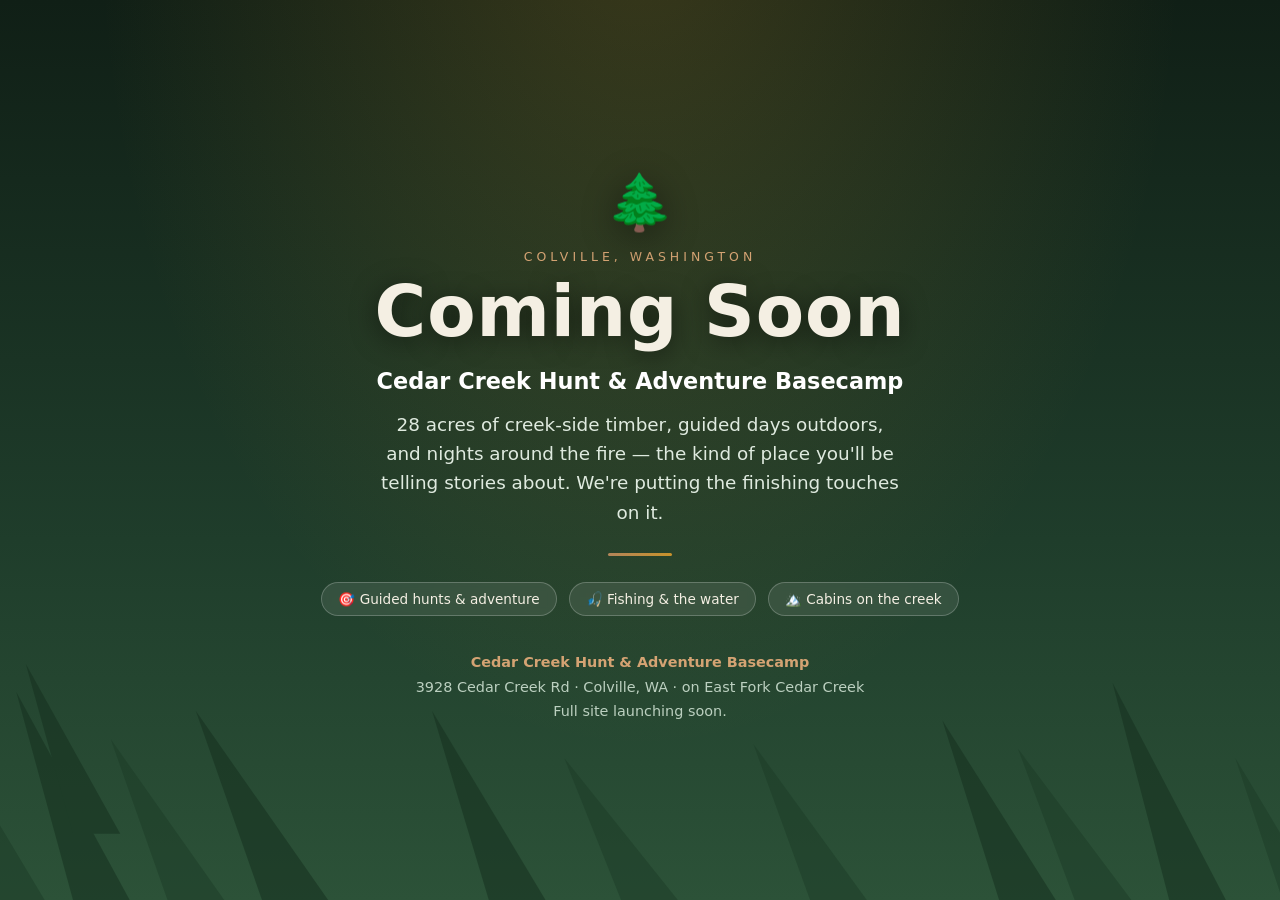
<file: coming-soon.html>
<!DOCTYPE html>
<html lang="en">
<head>
<meta charset="UTF-8">
<meta name="viewport" content="width=device-width, initial-scale=1.0">

<!-- ============ SEO ============ -->
<title>Cedar Creek Hunt &amp; Adventure Basecamp — Coming Soon</title>
<meta name="description" content="Cedar Creek Hunt &amp; Adventure Basecamp — 28 acres of guided hunts, fishing, and creek-side cabins on East Fork Cedar Creek in Colville, Washington. Launching soon.">
<meta name="robots" content="index, follow">
<meta name="theme-color" content="#162e20">
<link rel="canonical" href="https://kaiwillinghamwork-lang.github.io/Cedar-Creek-Adventure/">

<!-- Open Graph / social sharing -->
<meta property="og:type" content="website">
<meta property="og:title" content="Cedar Creek Hunt &amp; Adventure Basecamp">
<meta property="og:description" content="Guided hunts, fishing, and creek-side cabins on 28 acres in Colville, Washington. Launching soon.">
<meta property="og:url" content="https://kaiwillinghamwork-lang.github.io/Cedar-Creek-Adventure/">
<!-- TODO: swap to your real domain's absolute URL once the custom domain is live -->
<meta property="og:image" content="https://kaiwillinghamwork-lang.github.io/Cedar-Creek-Adventure/images/img-01.jpg">
<meta name="twitter:card" content="summary_large_image">
<meta name="twitter:title" content="Cedar Creek Hunt &amp; Adventure Basecamp">
<meta name="twitter:description" content="Guided hunts, fishing, and creek-side cabins on 28 acres in Colville, Washington. Launching soon.">
<meta name="twitter:image" content="https://kaiwillinghamwork-lang.github.io/Cedar-Creek-Adventure/images/img-01.jpg">

<!-- ============ ANALYTICS (placeholder) ============
     When you have a Google Analytics 4 Measurement ID, replace G-XXXXXXXXXX
     in BOTH spots below and delete this comment. Until then this does nothing. -->
<!--
<script async src="https://www.googletagmanager.com/gtag/js?id=G-XXXXXXXXXX"></script>
<script>
  window.dataLayer = window.dataLayer || [];
  function gtag(){dataLayer.push(arguments);}
  gtag('js', new Date());
  gtag('config', 'G-XXXXXXXXXX');
</script>
-->

<style>
  :root{
    --forest-deep:#162e20;
    --forest:#1f3d2b;
    --moss:#3f6b4a;
    --cedar:#b3855a;
    --cedar-light:#d4a373;
    --sand:#f4efe3;
    --gold:#c8922b;
  }
  *{margin:0;padding:0;box-sizing:border-box;}
  body{
    font-family:'Segoe UI','Trebuchet MS',system-ui,sans-serif;
    color:var(--sand);
    min-height:100vh;
    display:flex;
    align-items:center;
    justify-content:center;
    text-align:center;
    padding:48px 22px;
    overflow:hidden;
    position:relative;
    background:
      radial-gradient(ellipse at 50% -10%, rgba(200,146,43,0.22), transparent 60%),
      linear-gradient(180deg,#101f16 0%, #1f3d2b 60%, #2c5238 100%);
  }
  /* tree silhouette band along the bottom */
  .trees{
    position:absolute;left:0;right:0;bottom:0;width:100%;height:42vh;
    opacity:.55;pointer-events:none;z-index:0;
  }
  .content{position:relative;z-index:1;max-width:640px;}

  .mark{font-size:3.4rem;line-height:1;filter:drop-shadow(0 6px 18px rgba(0,0,0,.45));}
  .kicker{
    margin-top:18px;
    text-transform:uppercase;letter-spacing:4px;font-size:.78rem;
    color:var(--cedar-light);
  }
  h1{
    margin-top:12px;
    font-size:clamp(2.4rem,8vw,4.4rem);
    font-weight:800;letter-spacing:1px;line-height:1.05;
    text-shadow:0 4px 26px rgba(0,0,0,.5);
  }
  .brand-name{
    margin-top:18px;
    font-size:clamp(1.05rem,3vw,1.4rem);font-weight:700;color:#fff;
  }
  .sub{
    margin:16px auto 0;max-width:520px;
    font-size:clamp(1rem,2.4vw,1.15rem);color:#dfeadf;line-height:1.6;
  }
  .divider{
    width:64px;height:3px;border-radius:2px;margin:26px auto 0;
    background:linear-gradient(90deg,var(--cedar),var(--gold));
  }
  .chips{
    margin-top:26px;display:flex;gap:12px;flex-wrap:wrap;justify-content:center;
  }
  .chip{
    background:rgba(255,255,255,.09);border:1px solid rgba(255,255,255,.22);
    padding:8px 16px;border-radius:999px;font-size:.85rem;backdrop-filter:blur(4px);
  }
  .meta{
    margin-top:34px;font-size:.9rem;color:#bcd0c0;line-height:1.7;
  }
  .meta b{color:var(--cedar-light);font-weight:700;}
  .meta a{color:var(--cedar-light);}
  @media(max-width:520px){
    h1{letter-spacing:.5px;}
    .chips{gap:9px;}
    .chip{font-size:.78rem;padding:7px 13px;}
  }
</style>
</head>
<body>

  <!-- forest silhouette -->
  <svg class="trees" viewBox="0 0 1440 400" preserveAspectRatio="xMidYMax slice" aria-hidden="true">
    <g fill="#16301f">
      <polygon points="120,400 60,180 180,400"/><polygon points="120,330 70,150 170,330"/>
      <polygon points="320,400 250,200 390,400"/><polygon points="1280,400 1220,170 1340,400"/>
      <polygon points="1100,400 1040,210 1160,400"/><polygon points="560,400 500,200 620,400"/>
    </g>
    <g fill="#1c3a26" opacity=".85">
      <polygon points="220,400 160,230 280,400"/><polygon points="1180,400 1120,240 1240,400"/>
      <polygon points="40,400 0,250 90,400"/><polygon points="1400,400 1350,250 1440,400"/>
      <polygon points="700,400 640,250 760,400"/><polygon points="900,400 840,235 960,400"/>
    </g>
  </svg>

  <main class="content">
    <div class="mark">🌲</div>
    <div class="kicker">Colville, Washington</div>
    <h1>Coming Soon</h1>
    <div class="brand-name">Cedar Creek Hunt &amp; Adventure Basecamp</div>
    <p class="sub">28 acres of creek-side timber, guided days outdoors, and nights around the fire — the kind of place you'll be telling stories about. We're putting the finishing touches on it.</p>
    <div class="divider"></div>
    <div class="chips">
      <span class="chip">🎯 Guided hunts &amp; adventure</span>
      <span class="chip">🎣 Fishing &amp; the water</span>
      <span class="chip">🏔️ Cabins on the creek</span>
    </div>
    <p class="meta">
      <b>Cedar Creek Hunt &amp; Adventure Basecamp</b><br>
      3928 Cedar Creek Rd · Colville, WA · on East Fork Cedar Creek<br>
      Full site launching soon.
    </p>
  </main>

</body>
</html>
</file>
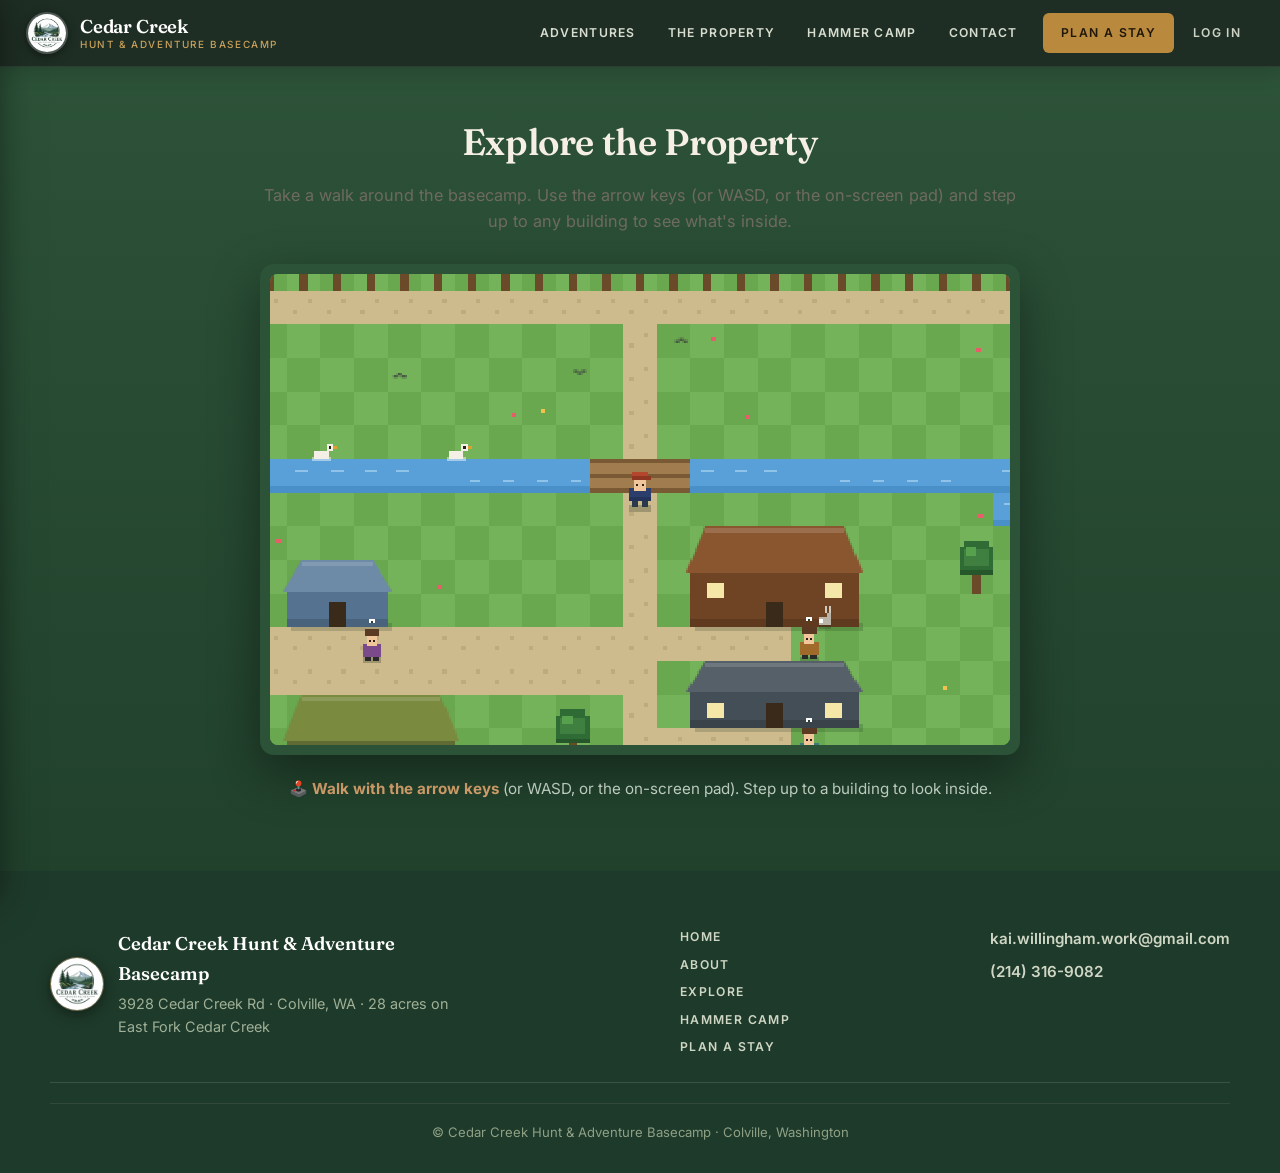
<file: explore.html>
<!DOCTYPE html>
<html lang="en">
<head>
<meta charset="UTF-8">
<meta name="viewport" content="width=device-width, initial-scale=1.0">
<meta name="description" content="Explore Cedar Creek's 28-acre property. Interactive map tour featuring cabins, RV spots, lodge, and creek. Plan your adventure.">
<meta name="keywords" content="property tour, interactive map, cabins, creek, Colville Washington">
<meta property="og:title" content="Explore the Property — Cedar Creek Basecamp">
<meta property="og:description" content="Take a virtual tour of Cedar Creek's 28-acre property with our interactive game-style map.">
<title>Explore the Property — Interactive Map Tour | Cedar Creek</title>
<link rel="icon" href="images/logo.jpg">
<link rel="stylesheet" href="css/style.css">
</head>
<body class="page-bg aw-body">

<div id="siteHeader"></div>

<section class="map-section" id="explore">
  <div class="section-head">
    <h2>Explore the Property</h2>
    <p>Take a walk around the basecamp. Use the arrow keys (or WASD, or the on-screen pad) and step up to any building to see what's inside.</p>
  </div>
  <div class="game-wrap">
    <div class="game-stage" id="gameStage">
      <canvas id="gameCanvas" width="352" height="224" tabindex="0" aria-label="Walk around the basecamp — arrow keys to move"></canvas>
      <div class="game-prompt" id="gamePrompt" hidden></div>
      <div class="game-pad" aria-hidden="true">
        <button type="button" class="gp-btn gp-up"    data-dir="up">▲</button>
        <button type="button" class="gp-btn gp-left"  data-dir="left">◀</button>
        <button type="button" class="gp-btn gp-right" data-dir="right">▶</button>
        <button type="button" class="gp-btn gp-down"  data-dir="down">▼</button>
      </div>
      <button type="button" class="gp-btn gp-a" id="gameA" aria-label="Enter building">A</button>
    </div>
  </div>
  <p class="hint-bar">🕹️ <b>Walk with the arrow keys</b> (or WASD, or the on-screen pad). Step up to a building to look inside.</p>
</section>

<div id="siteFooter"></div>

<script src="js/site.js"></script>
<script src="js/data.js"></script>
<script src="js/world.js"></script>
<script src="js/game.js"></script>
</body>
</html>
</file>
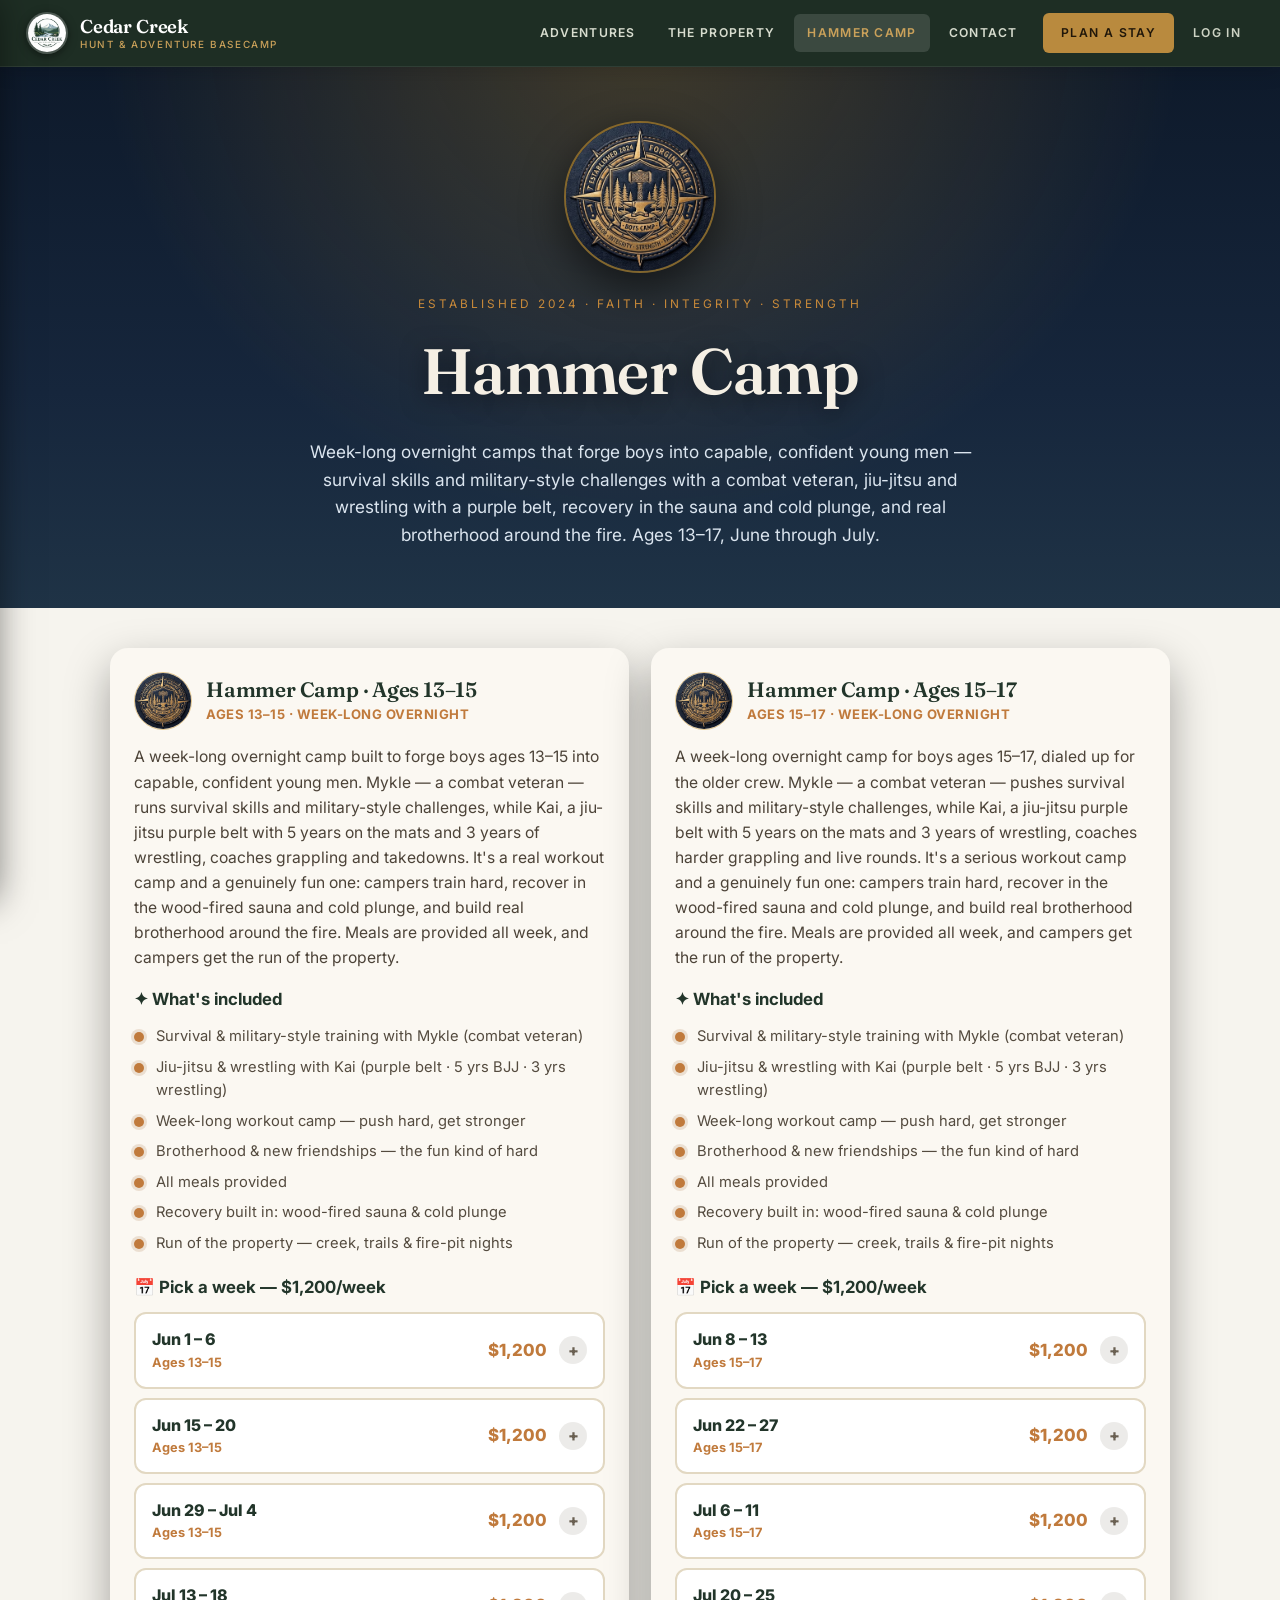
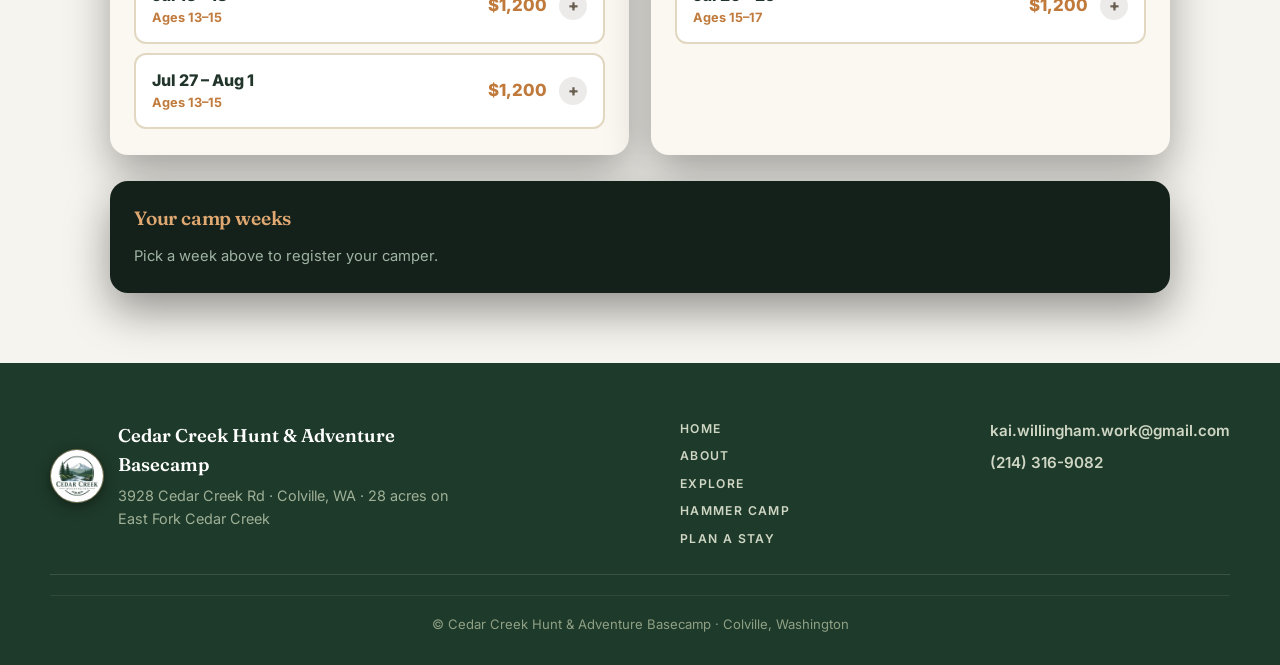
<file: hammer-camp.html>
<!DOCTYPE html>
<html lang="en">
<head>
<meta charset="UTF-8">
<meta name="viewport" content="width=device-width, initial-scale=1.0">
<meta name="description" content="Hammer Camp: Adventure and survival training for boys ages 13-17. Martial arts, outdoor skills, and leadership camps in Colville, WA.">
<meta name="keywords" content="boys camp, martial arts, survival training, leadership, Colville Washington">
<meta property="og:title" content="Hammer Camp — Adventure Training for Boys">
<meta property="og:description" content="Youth adventure camps with martial arts, survival skills, and outdoor training at Cedar Creek.">
<title>Hammer Camp — Boys Adventure & Survival Training | Cedar Creek</title>
<link rel="icon" href="images/camp-hammer-logo.png">
<link rel="stylesheet" href="css/style.css">
</head>
<body class="page-bg aw-body">

<div id="siteHeader"></div>

<section class="camp-hero">
  <img src="images/camp-hammer-logo.png" alt="Hammer Camp logo" class="camp-hero-logo">
  <div class="kicker">Established 2024 · Faith · Integrity · Strength</div>
  <h1>Hammer Camp</h1>
  <p>Week-long overnight camps that forge boys into capable, confident young men — survival skills and military-style challenges with a combat veteran, jiu-jitsu and wrestling with a purple belt, recovery in the sauna and cold plunge, and real brotherhood around the fire. Ages 13–17, June through July.</p>
</section>

<section class="camp-section">
  <div class="camp-grid" id="campGrid"></div>
  <aside class="camp-summary" id="campSummary"></aside>
</section>

<div id="siteFooter"></div>

<script src="js/site.js"></script>
<script src="js/data.js"></script>
<script src="js/camp.js"></script>
</body>
</html>
</file>
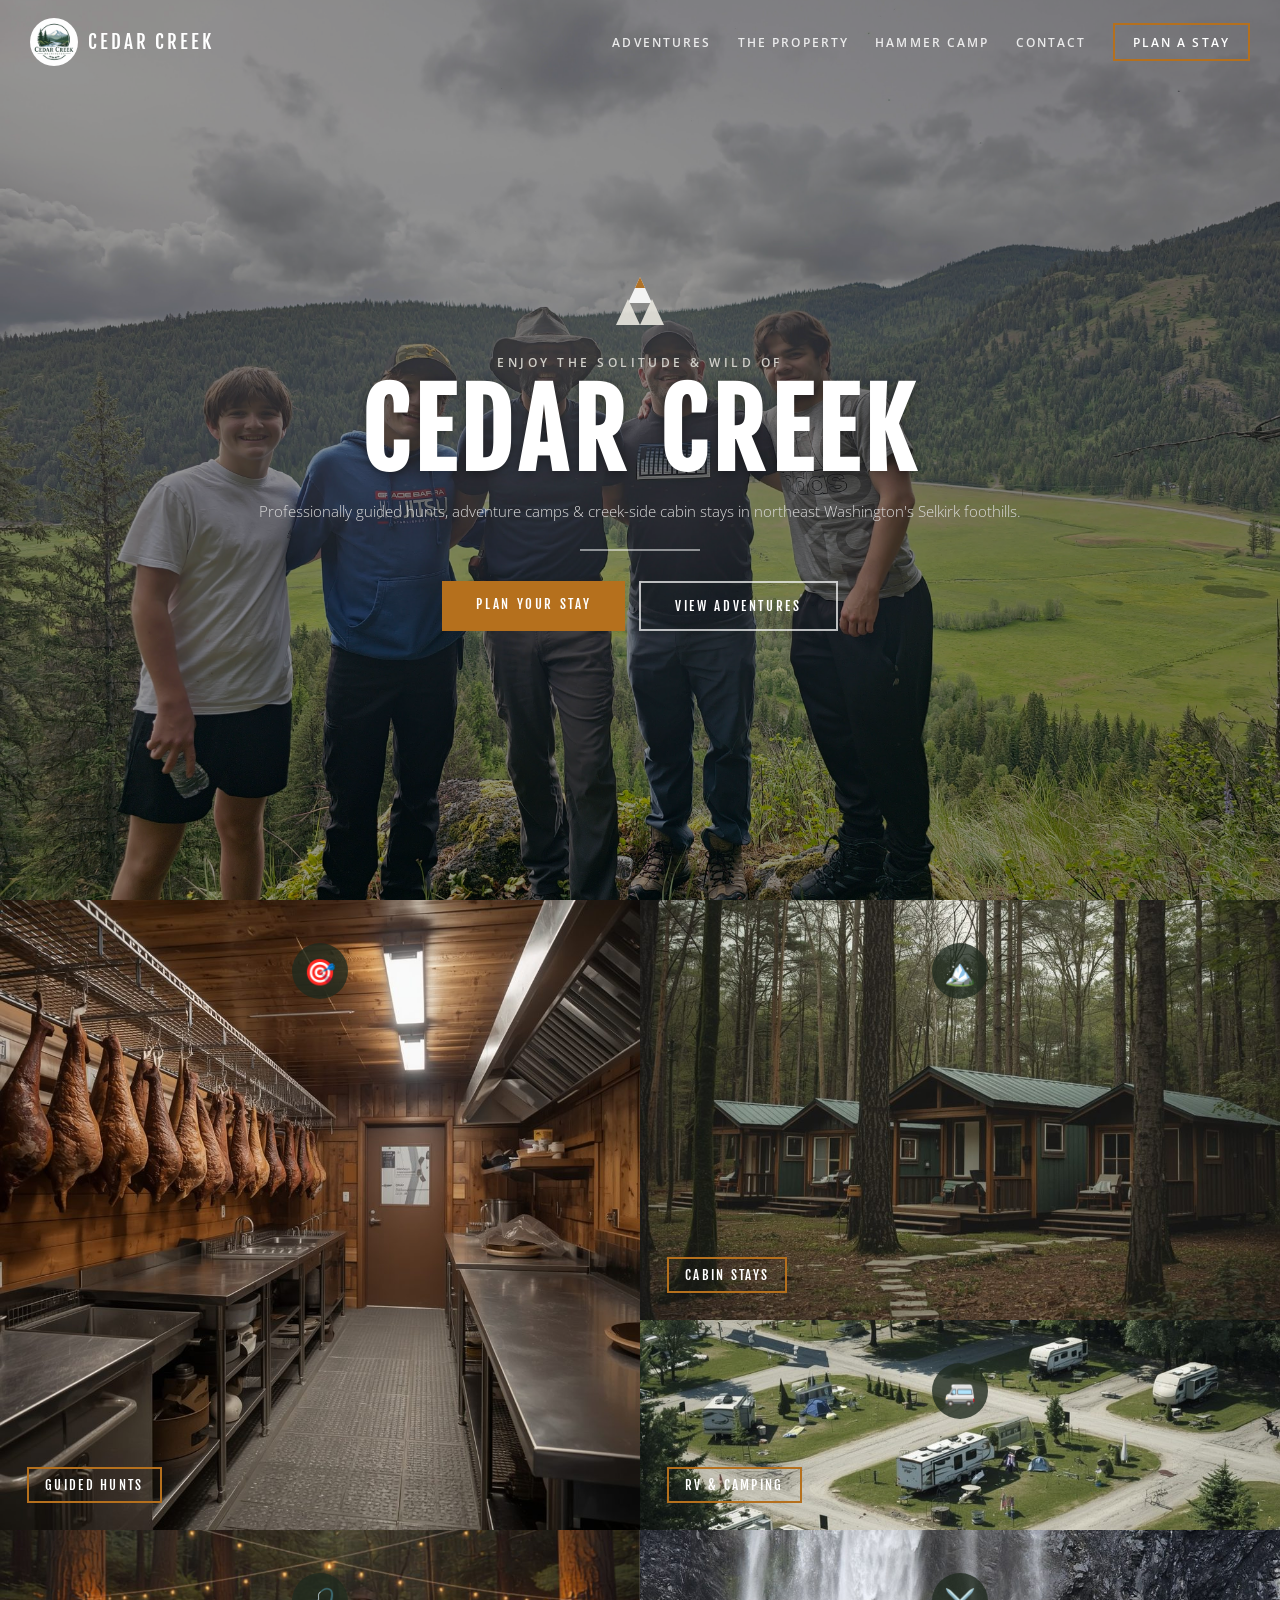
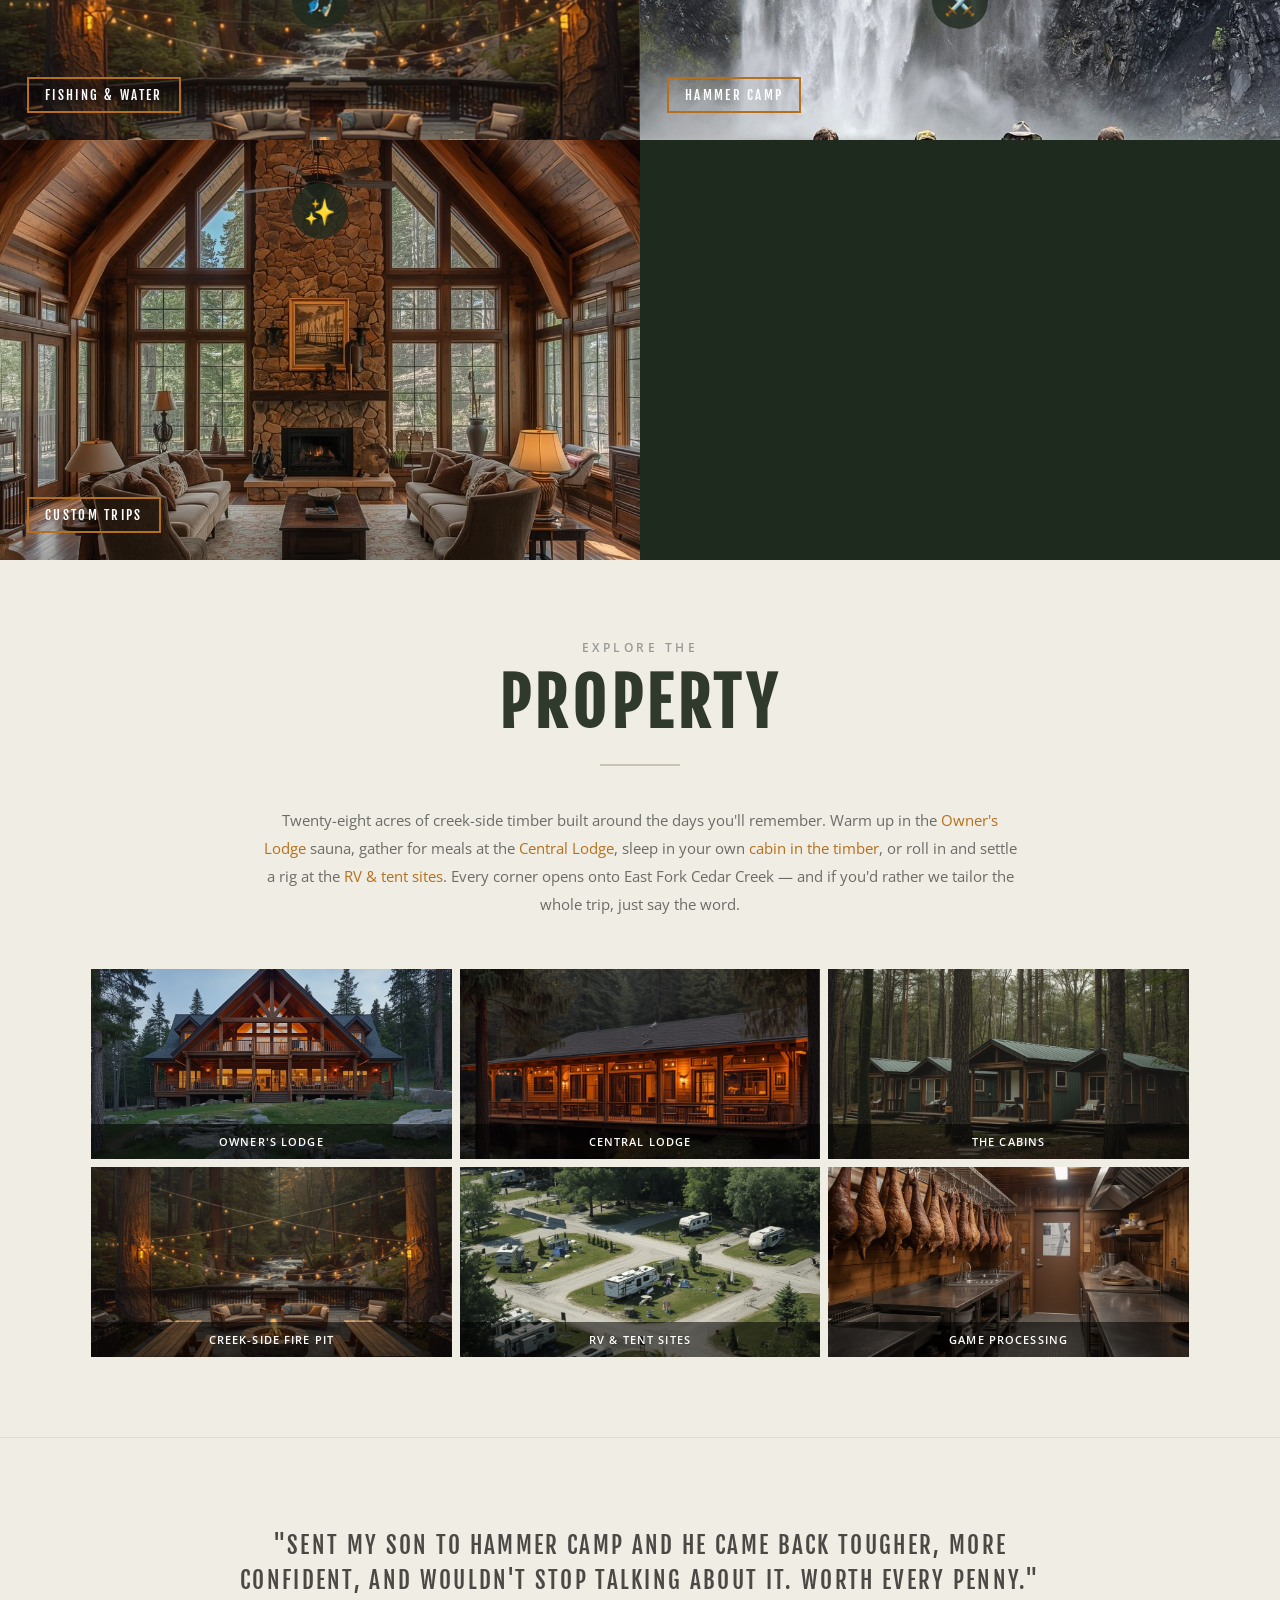
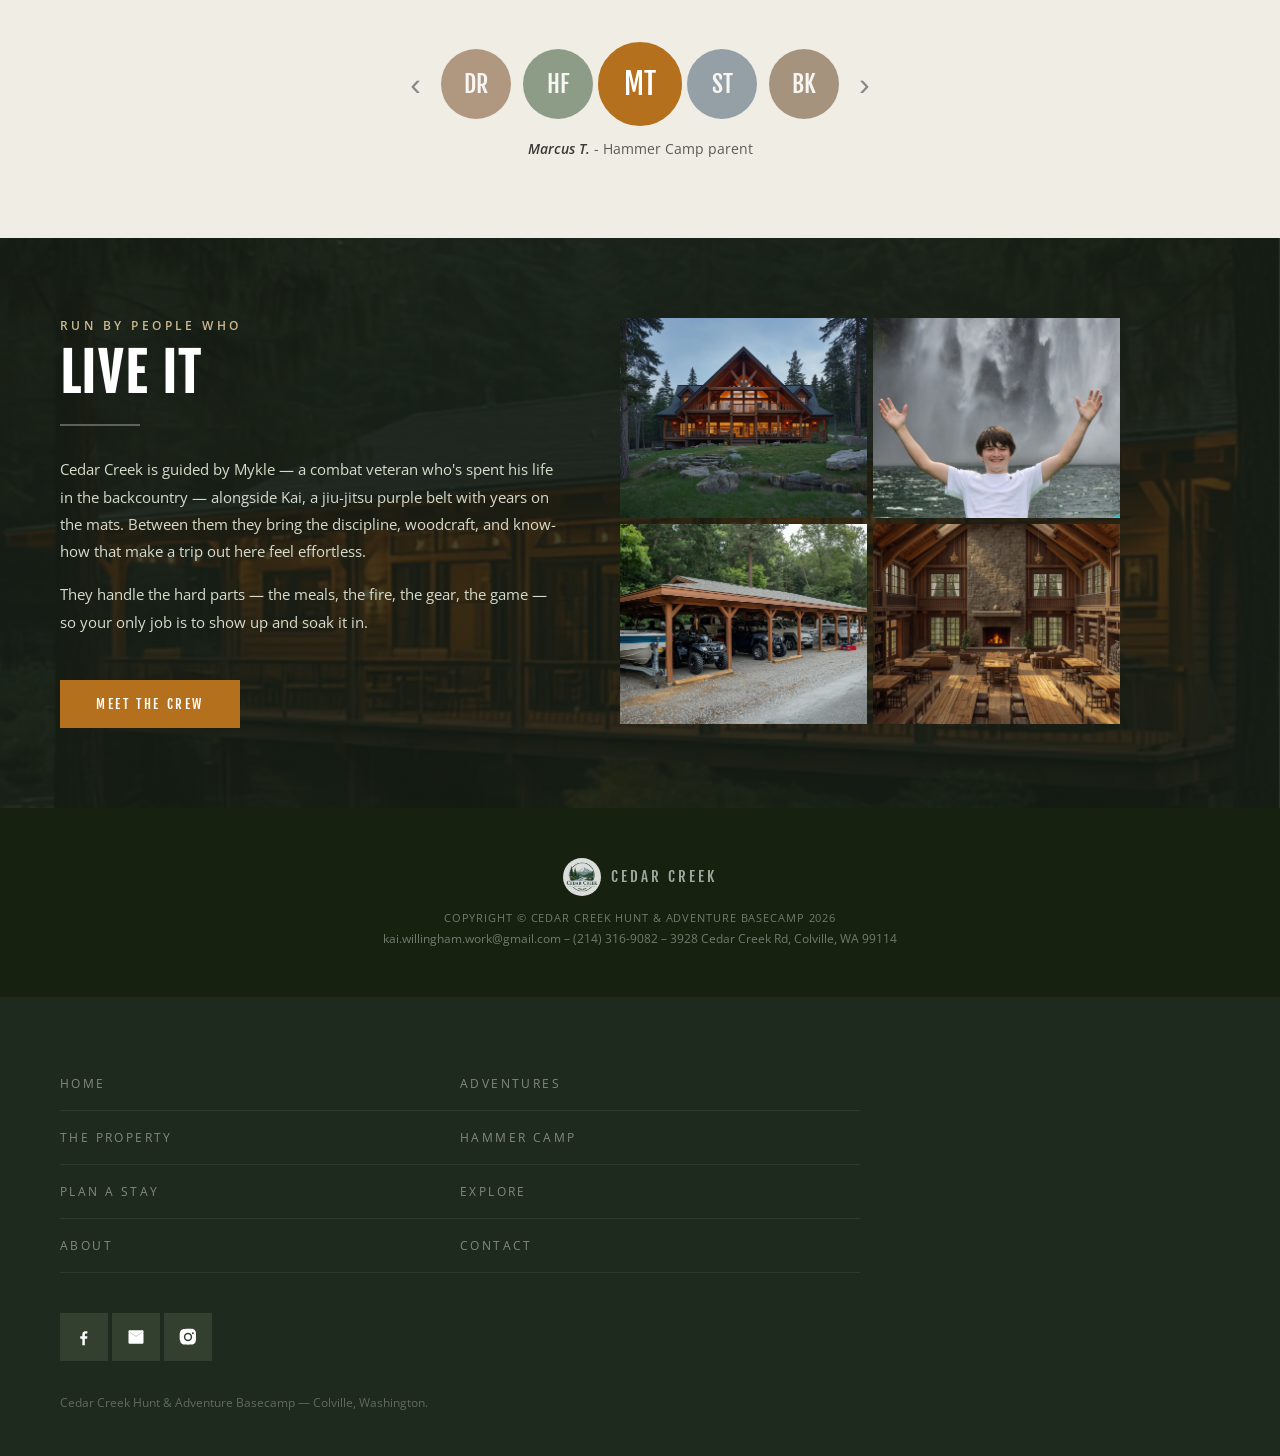
<file: home2.html>
<!DOCTYPE html>
<html lang="en">
<head>
  <meta charset="UTF-8">
  <meta name="viewport" content="width=device-width, initial-scale=1.0">
  <title>Cedar Creek Hunt &amp; Adventure Basecamp | Guided Hunts &amp; Cabins in Colville, WA</title>
  <meta name="description" content="Professionally guided hunts, adventure camps, and creek-side cabin stays on 28 acres in Colville, Washington.">
  <link rel="icon" href="images/logo.jpg">
  <link href="https://fonts.googleapis.com/css2?family=Open+Sans:wght@300;400;600;700&family=Fjalla+One&display=swap" rel="stylesheet">
  <style>
    *, *::before, *::after { box-sizing: border-box; margin: 0; padding: 0; }
    :root { --orange: #b5701d; --dark-bg: #1e2a1e; --text-muted: #646461; --beige: #f0ede4; --white: #ffffff; }
    body { font-family: 'Open Sans', sans-serif; background: var(--dark-bg); color: var(--text-muted); overflow-x: hidden; }
    a { text-decoration: none; color: inherit; }

    /* HEADER */
    header { position: absolute; top: 0; left: 0; right: 0; z-index: 100; display: flex; align-items: center; justify-content: space-between; padding: 18px 30px; }
    .logo { display: flex; align-items: center; gap: 10px; }
    .logo img { width: 48px; height: 48px; border-radius: 50%; object-fit: cover; }
    .logo-text { font-family: 'Fjalla One', sans-serif; font-size: 1.2rem; letter-spacing: 0.15em; color: #fff; }
    .header-nav { display: flex; gap: 26px; align-items: center; }
    .header-nav a { font-size: .74rem; letter-spacing: .18em; text-transform: uppercase; color: rgba(255,255,255,.85); font-weight: 600; }
    .header-nav a:hover { color: var(--orange); }
    .header-cta { border: 2px solid var(--orange); padding: 9px 18px; color: #fff !important; }
    .header-cta:hover { background: var(--orange); }
    .hamburger { background: none; border: none; cursor: pointer; display: none; flex-direction: column; gap: 5px; padding: 6px; }
    .hamburger span { display: block; width: 28px; height: 2px; background: #fff; }

    /* HERO */
    .hero { position: relative; height: 100vh; min-height: 600px; background: url('images/about-property.jpg') center/cover no-repeat; display: flex; flex-direction: column; align-items: center; justify-content: center; text-align: center; color: #fff; }
    .hero::before { content: ''; position: absolute; inset: 0; background: rgba(0,0,0,0.42); }
    .hero-content { position: relative; z-index: 2; padding: 0 20px; }
    .hero-alaska-icon { width: 64px; height: 64px; margin: 0 auto 16px; opacity: 0.9; }
    .hero-subtitle { font-size: 0.78rem; letter-spacing: 0.28em; font-weight: 600; color: #d0cfc9; margin-bottom: 10px; text-transform: uppercase; }
    .hero-title { font-family: 'Fjalla One', sans-serif; font-size: clamp(3rem,8vw,6.5rem); letter-spacing: 0.06em; line-height: 1; margin-bottom: 18px; text-shadow: 0 2px 12px rgba(0,0,0,.4); }
    .hero-desc { font-size: 0.95rem; font-weight: 300; color: #ddd; margin-bottom: 28px; }
    .hero-divider { width: 120px; height: 2px; background: rgba(255,255,255,.5); margin: 0 auto 30px; }
    .hero-btns { display: flex; gap: 14px; justify-content: center; flex-wrap: wrap; }
    .hero-cta { display: inline-block; padding: 15px 34px; background: var(--orange); color: #fff; font-family: 'Fjalla One',sans-serif; font-size: .82rem; letter-spacing: .2em; text-transform: uppercase; transition: background .3s; }
    .hero-cta:hover { background: #93590f; }
    .hero-cta.ghost { background: transparent; border: 2px solid rgba(255,255,255,.7); }
    .hero-cta.ghost:hover { background: #fff; color: var(--dark-bg); }

    /* TRIP TILES */
    .trips-grid { display: grid; grid-template-columns: repeat(2,1fr); grid-template-rows: 420px 210px 210px 420px; }
    .tile { position: relative; overflow: hidden; background-size: cover; background-position: center; cursor: pointer; }
    .tile.half { grid-row: span 2; }
    .tile-overlay { position: absolute; inset: 0; border: 3px solid transparent; transition: all .3s; display: flex; flex-direction: column; align-items: center; justify-content: flex-start; }
    .tile:hover .tile-overlay { background: rgba(0,0,0,.18); border-color: var(--orange); }
    .tile-icon { width: 56px; height: 56px; background: rgba(30,42,30,.78); border-radius: 50%; display: flex; align-items: center; justify-content: center; margin-top: 40px; font-size: 1.6rem; }
    .tile-label { position: absolute; bottom: 24px; left: 24px; font-family: 'Fjalla One',sans-serif; font-size: 0.8rem; letter-spacing: .18em; color: #fff; border: 2px solid var(--orange); padding: 8px 16px; text-transform: uppercase; }

    /* DESTINATIONS */
    .destinations { background: var(--beige); padding: 80px 40px; text-align: center; }
    .section-tag { font-size: 0.72rem; letter-spacing: .3em; text-transform: uppercase; color: #999; font-weight: 600; margin-bottom: 8px; }
    .section-title { font-family: 'Fjalla One',sans-serif; font-size: clamp(2.5rem,5vw,4rem); letter-spacing: .08em; color: #2f3a2c; margin-bottom: 20px; }
    .section-divider { width: 80px; height: 2px; background: #c9c3b5; margin: 0 auto 40px; }
    .dest-desc { max-width: 760px; margin: 0 auto 50px; font-size: 0.95rem; line-height: 1.85; color: #6b6b68; }
    .dest-desc a { color: var(--orange); }
    .destinations-visual { display: flex; flex-wrap: wrap; justify-content: center; gap: 8px; max-width: 1100px; margin: 0 auto; }
    .dest-card { position: relative; flex: 0 0 calc(33.33% - 6px); min-width: 180px; height: 190px; overflow: hidden; cursor: pointer; }
    .dest-card img { width: 100%; height: 100%; object-fit: cover; transition: transform .4s; }
    .dest-card:hover img { transform: scale(1.05); }
    .dest-card-label { position: absolute; bottom: 0; left: 0; right: 0; background: rgba(0,0,0,.55); color: #fff; padding: 10px 14px; font-size: .7rem; font-weight: 600; letter-spacing: .1em; text-transform: uppercase; }

    /* TESTIMONIALS */
    .testimonials { background: var(--beige); padding: 90px 40px 80px; text-align: center; border-top: 1px solid #e0dccf; }
    .testimonial-quote { font-family: 'Fjalla One',sans-serif; font-size: clamp(1rem,2vw,1.45rem); letter-spacing: .1em; color: #4a4945; max-width: 820px; margin: 0 auto 50px; text-transform: uppercase; line-height: 1.55; }
    .testimonial-avatars { display: flex; align-items: center; justify-content: center; gap: 12px; margin-bottom: 20px; }
    .avatar-btn { background: none; border: none; cursor: pointer; color: #888; font-size: 2rem; line-height: 1; padding: 0 8px; }
    .avatar { width: 70px; height: 70px; border-radius: 50%; display: flex; align-items: center; justify-content: center; font-family: 'Fjalla One',sans-serif; font-size: 1.5rem; color: #fff; opacity: .55; cursor: pointer; transition: all .3s; border: 2px solid transparent; }
    .avatar.active { opacity: 1; transform: scale(1.2); border-color: var(--orange); }
    .testimonial-name { font-size: .9rem; color: #5a5a57; }
    .testimonial-name em { font-style: italic; font-weight: 600; color: #3a3935; }

    /* GUIDES */
    .guides { background: linear-gradient(rgba(22,32,22,.80),rgba(22,32,22,.80)), url('images/img-03.jpg') center/cover no-repeat; padding: 80px 60px; display: flex; gap: 60px; align-items: flex-start; }
    .guides-text { flex: 1; max-width: 500px; }
    .guides-eyebrow { font-size: .72rem; letter-spacing: .3em; text-transform: uppercase; color: #cbb98f; font-weight: 600; margin-bottom: 8px; }
    .guides-title { font-family: 'Fjalla One',sans-serif; font-size: clamp(2rem,4vw,3.2rem); letter-spacing: .06em; color: #fff; margin-bottom: 18px; text-transform: uppercase; }
    .guides-divider { width: 80px; height: 2px; background: rgba(255,255,255,.3); margin-bottom: 30px; }
    .guides-body { font-size: .92rem; line-height: 1.85; color: #d7dccb; margin-bottom: 16px; }
    .guides-cta { display: inline-block; margin-top: 28px; padding: 16px 36px; background: var(--orange); color: #fff; font-family: 'Fjalla One',sans-serif; font-size: .82rem; letter-spacing: .2em; text-transform: uppercase; transition: background .3s; }
    .guides-cta:hover { background: #93590f; }
    .guides-photos { flex: 1; display: grid; grid-template-columns: 1fr 1fr; gap: 6px; max-width: 500px; }
    .guides-photos img { width: 100%; height: 200px; object-fit: cover; }

    /* FOOTER COPYRIGHT */
    .footer-copyright { background: #16220f; padding: 50px 40px; text-align: center; }
    .footer-logo { display: inline-flex; align-items: center; gap: 10px; margin-bottom: 14px; }
    .footer-logo img { width: 38px; height: 38px; border-radius: 50%; object-fit: cover; opacity: .85; }
    .footer-logo-text { font-family: 'Fjalla One',sans-serif; font-size: .95rem; letter-spacing: .2em; color: rgba(255,255,255,.6); }
    .footer-copyright-text { font-size: .7rem; color: rgba(255,255,255,.4); letter-spacing: .08em; margin-bottom: 5px; text-transform: uppercase; }
    .footer-contact { font-size: .75rem; color: rgba(255,255,255,.4); }

    /* FOOTER NAV */
    footer { background: var(--dark-bg); padding: 60px 60px 40px; }
    .footer-nav { display: grid; grid-template-columns: 1fr 1fr; gap: 0; max-width: 800px; margin-bottom: 40px; }
    .footer-nav a { display: block; padding: 18px 0; font-size: .75rem; letter-spacing: .2em; text-transform: uppercase; color: rgba(255,255,255,.45); border-bottom: 1px solid rgba(255,255,255,.08); transition: color .2s; }
    .footer-nav a:hover { color: var(--orange); }
    .footer-social { display: flex; gap: 4px; margin-bottom: 28px; }
    .social-icon { width: 48px; height: 48px; background: #33402f; display: flex; align-items: center; justify-content: center; cursor: pointer; transition: background .2s; }
    .social-icon:hover { background: var(--orange); }
    .social-icon svg { width: 20px; height: 20px; fill: #fff; }
    .footer-credits { font-size: .78rem; color: rgba(255,255,255,.3); line-height: 2.2; }
    .footer-credits a { color: var(--orange); }

    @media(max-width:768px){
      .header-nav{display:none}
      .hamburger{display:flex}
      .trips-grid{grid-template-columns:1fr;grid-template-rows:auto}
      .tile.half,.tile{min-height:250px;grid-row:span 1}
      .guides{flex-direction:column}
      .guides-photos{max-width:100%}
      .dest-card{flex:0 0 calc(50% - 4px)}
    }
  </style>
</head>
<body>

<!-- HEADER -->
<header>
  <a class="logo" href="index.html">
    <img src="images/logo.jpg" alt="Cedar Creek logo">
    <span class="logo-text">CEDAR CREEK</span>
  </a>
  <nav class="header-nav">
    <a href="#trips">Adventures</a>
    <a href="#destinations">The Property</a>
    <a href="hammer-camp.html">Hammer Camp</a>
    <a href="index.html#visit">Contact</a>
    <a class="header-cta" href="schedule.html">Plan a Stay</a>
  </nav>
  <button class="hamburger" aria-label="Menu"><span></span><span></span><span></span></button>
</header>

<!-- HERO -->
<section class="hero">
  <div class="hero-content">
    <svg class="hero-alaska-icon" viewBox="0 0 64 64" aria-hidden="true">
      <polygon points="32,8 44,34 20,34" fill="#fff"/>
      <polygon points="20,30 32,56 8,56" fill="#e9e7df"/>
      <polygon points="44,30 56,56 32,56" fill="#e9e7df"/>
      <polygon points="32,8 37,19 27,19" fill="#b5701d"/>
    </svg>
    <p class="hero-subtitle">Enjoy the Solitude &amp; Wild of</p>
    <h1 class="hero-title">CEDAR CREEK</h1>
    <p class="hero-desc">Professionally guided hunts, adventure camps &amp; creek-side cabin stays in northeast Washington's Selkirk foothills.</p>
    <div class="hero-divider"></div>
    <div class="hero-btns">
      <a class="hero-cta" href="schedule.html">Plan Your Stay</a>
      <a class="hero-cta ghost" href="#trips">View Adventures</a>
    </div>
  </div>
</section>

<!-- TRIP TILES -->
<section class="trips-grid" id="trips">
  <a class="tile half" href="index.html#adventures" style="background-image:url('images/img-07.jpg')">
    <div class="tile-overlay"><div class="tile-icon">🎯</div><span class="tile-label">Guided Hunts</span></div>
  </a>
  <a class="tile" href="schedule.html" style="background-image:url('images/img-05.jpg')">
    <div class="tile-overlay"><div class="tile-icon">🏔️</div><span class="tile-label">Cabin Stays</span></div>
  </a>
  <a class="tile" href="schedule.html" style="background-image:url('images/img-09.jpg')">
    <div class="tile-overlay"><div class="tile-icon">🚐</div><span class="tile-label">RV &amp; Camping</span></div>
  </a>
  <a class="tile" href="index.html#adventures" style="background-image:url('images/img-08.jpg')">
    <div class="tile-overlay"><div class="tile-icon">🎣</div><span class="tile-label">Fishing &amp; Water</span></div>
  </a>
  <a class="tile" href="hammer-camp.html" style="background-image:url('images/img-11.jpg')">
    <div class="tile-overlay"><div class="tile-icon">⚔️</div><span class="tile-label">Hammer Camp</span></div>
  </a>
  <a class="tile half" href="schedule.html" style="background-image:url('images/img-02.jpg')">
    <div class="tile-overlay"><div class="tile-icon">✨</div><span class="tile-label">Custom Trips</span></div>
  </a>
</section>

<!-- DESTINATIONS / THE PROPERTY -->
<section class="destinations" id="destinations">
  <p class="section-tag">Explore the</p>
  <h2 class="section-title">PROPERTY</h2>
  <div class="section-divider"></div>
  <p class="dest-desc">Twenty-eight acres of creek-side timber built around the days you'll remember. Warm up in the <a href="index.html#property">Owner's Lodge</a> sauna, gather for meals at the <a href="index.html#property">Central Lodge</a>, sleep in your own <a href="index.html#property">cabin in the timber</a>, or roll in and settle a rig at the <a href="index.html#property">RV &amp; tent sites</a>. Every corner opens onto East Fork Cedar Creek &mdash; and if you'd rather we tailor the whole trip, just say the word.</p>
  <div class="destinations-visual">
    <a class="dest-card" href="index.html#property"><img src="images/img-01.jpg" alt="Owner's Lodge"><div class="dest-card-label">Owner's Lodge</div></a>
    <a class="dest-card" href="index.html#property"><img src="images/img-03.jpg" alt="Central Lodge"><div class="dest-card-label">Central Lodge</div></a>
    <a class="dest-card" href="index.html#property"><img src="images/img-05.jpg" alt="The Cabins"><div class="dest-card-label">The Cabins</div></a>
    <a class="dest-card" href="index.html#property"><img src="images/img-08.jpg" alt="Creek-side Outdoor Area"><div class="dest-card-label">Creek-side Fire Pit</div></a>
    <a class="dest-card" href="index.html#property"><img src="images/img-09.jpg" alt="RV & Tent Sites"><div class="dest-card-label">RV &amp; Tent Sites</div></a>
    <a class="dest-card" href="index.html#property"><img src="images/img-07.jpg" alt="Game Processing"><div class="dest-card-label">Game Processing</div></a>
  </div>
</section>

<!-- TESTIMONIALS -->
<section class="testimonials">
  <div class="testimonial-quote" id="quote-text">"Sent my son to Hammer Camp and he came back tougher, more confident, and wouldn't stop talking about it. Worth every penny."</div>
  <div class="testimonial-avatars">
    <button class="avatar-btn" id="prev-btn">&#8249;</button>
    <div class="avatar" style="background:#7a5230" onclick="setT(0)">DR</div>
    <div class="avatar" style="background:#3c5a3c" onclick="setT(1)">HF</div>
    <div class="avatar active" style="background:#b5701d" onclick="setT(2)">MT</div>
    <div class="avatar" style="background:#4a6274" onclick="setT(3)">ST</div>
    <div class="avatar" style="background:#6b4a2a" onclick="setT(4)">BK</div>
    <button class="avatar-btn" id="next-btn">&#8250;</button>
  </div>
  <p class="testimonial-name" id="quote-name"><em>Marcus T.</em> - Hammer Camp parent</p>
</section>

<!-- GUIDES -->
<section class="guides">
  <div class="guides-text">
    <p class="guides-eyebrow">Run by People Who</p>
    <h2 class="guides-title">LIVE IT</h2>
    <div class="guides-divider"></div>
    <p class="guides-body">Cedar Creek is guided by Mykle &mdash; a combat veteran who's spent his life in the backcountry &mdash; alongside Kai, a jiu-jitsu purple belt with years on the mats. Between them they bring the discipline, woodcraft, and know-how that make a trip out here feel effortless.</p>
    <p class="guides-body">They handle the hard parts &mdash; the meals, the fire, the gear, the game &mdash; so your only job is to show up and soak it in.</p>
    <a href="hammer-camp.html" class="guides-cta">Meet the Crew</a>
  </div>
  <div class="guides-photos">
    <img src="images/img-01.jpg" alt="The lodge">
    <img src="images/img-12.jpg" alt="On the property">
    <img src="images/img-10.jpg" alt="Around the camp">
    <img src="images/img-04.jpg" alt="Inside the lodge">
  </div>
</section>

<!-- FOOTER COPYRIGHT BAR -->
<div class="footer-copyright">
  <div class="footer-logo">
    <img src="images/logo.jpg" alt="logo">
    <span class="footer-logo-text">CEDAR CREEK</span>
  </div>
  <p class="footer-copyright-text">COPYRIGHT &copy; CEDAR CREEK HUNT &amp; ADVENTURE BASECAMP 2026</p>
  <p class="footer-contact">kai.willingham.work@gmail.com &ndash; (214) 316-9082 &ndash; 3928 Cedar Creek Rd, Colville, WA 99114</p>
</div>

<!-- FOOTER NAV -->
<footer>
  <nav class="footer-nav">
    <a href="index.html">HOME</a><a href="index.html#adventures">ADVENTURES</a>
    <a href="index.html#property">THE PROPERTY</a><a href="hammer-camp.html">HAMMER CAMP</a>
    <a href="schedule.html">PLAN A STAY</a><a href="explore.html">EXPLORE</a>
    <a href="about.html">ABOUT</a><a href="index.html#visit">CONTACT</a>
  </nav>
  <div class="footer-social">
    <a class="social-icon" href="#" aria-label="Facebook"><svg viewBox="0 0 24 24"><path d="M13 22v-8h2.7l.4-3H13V9.2c0-.9.3-1.5 1.6-1.5H16V5.1c-.3 0-1.2-.1-2.2-.1-2.2 0-3.8 1.4-3.8 3.9V11H7.5v3H10v8h3z"/></svg></a>
    <a class="social-icon" href="mailto:kai.willingham.work@gmail.com" aria-label="Email"><svg viewBox="0 0 24 24"><path d="M4 4h16a1 1 0 0 1 1 1v14a1 1 0 0 1-1 1H4a1 1 0 0 1-1-1V5a1 1 0 0 1 1-1zm8 7L5 6.5V7l7 4.5L19 7v-.5L12 11z"/></svg></a>
    <a class="social-icon" href="#" aria-label="Instagram"><svg viewBox="0 0 24 24"><path d="M12 2c2.7 0 3 0 4.1.1 1 0 1.7.2 2.3.5.6.2 1.1.5 1.6 1s.8 1 1 1.6c.3.6.5 1.3.5 2.3.1 1.1.1 1.4.1 4.1s0 3-.1 4.1c0 1-.2 1.7-.5 2.3-.2.6-.5 1.1-1 1.6s-1 .8-1.6 1c-.6.3-1.3.5-2.3.5-1.1.1-1.4.1-4.1.1s-3 0-4.1-.1c-1 0-1.7-.2-2.3-.5-.6-.2-1.1-.5-1.6-1s-.8-1-1-1.6c-.3-.6-.5-1.3-.5-2.3C2 15 2 14.7 2 12s0-3 .1-4.1c0-1 .2-1.7.5-2.3.2-.6.5-1.1 1-1.6s1-.8 1.6-1c.6-.3 1.3-.5 2.3-.5C9 2 9.3 2 12 2zm0 5a5 5 0 1 0 0 10 5 5 0 0 0 0-10zm0 8.2a3.2 3.2 0 1 1 0-6.4 3.2 3.2 0 0 1 0 6.4zM17.8 6.2a1.2 1.2 0 1 0 0 2.4 1.2 1.2 0 0 0 0-2.4z"/></svg></a>
  </div>
  <div class="footer-credits">
    <p>Cedar Creek Hunt &amp; Adventure Basecamp &mdash; Colville, Washington.</p>
  </div>
</footer>

<script>
  const T = [
    { q: '"Best hunting trip I\'ve ever been on. The guides knew every ridge, and coming back to a hot meal and the sauna every night was unreal."', n: '<em>Dave R.</em> - Whitetail rut hunt' },
    { q: '"We booked a cabin for the family and never wanted to leave. The creek, the fire pit, the quiet -- exactly what we needed."', n: '<em>The Hollis Family</em> - Cabin stay, 3 nights' },
    { q: '"Sent my son to Hammer Camp and he came back tougher, more confident, and wouldn\'t stop talking about it. Worth every penny."', n: '<em>Marcus T.</em> - Hammer Camp parent' },
    { q: '"Rolled the RV in for a long weekend on the creek. Level pad, hot showers, and the best campfire nights we\'ve had in years."', n: '<em>Sarah &amp; Tom</em> - RV & creek weekend' },
    { q: '"Two mornings, two toms. The turkey hunt was first-class from start to finish and the hospitality was even better."', n: '<em>Ben K.</em> - Turkey double-header' },
  ];
  let cur = 2;
  const qt = document.getElementById('quote-text');
  const qn = document.getElementById('quote-name');
  const avs = document.querySelectorAll('.avatar');
  function setT(i) {
    cur = i;
    qt.textContent = T[i].q;
    qn.innerHTML = T[i].n;
    avs.forEach((a, j) => a.classList.toggle('active', j === i));
  }
  document.getElementById('prev-btn').onclick = () => setT((cur - 1 + T.length) % T.length);
  document.getElementById('next-btn').onclick = () => setT((cur + 1) % T.length);
</script>

</body>
</html>
</file>
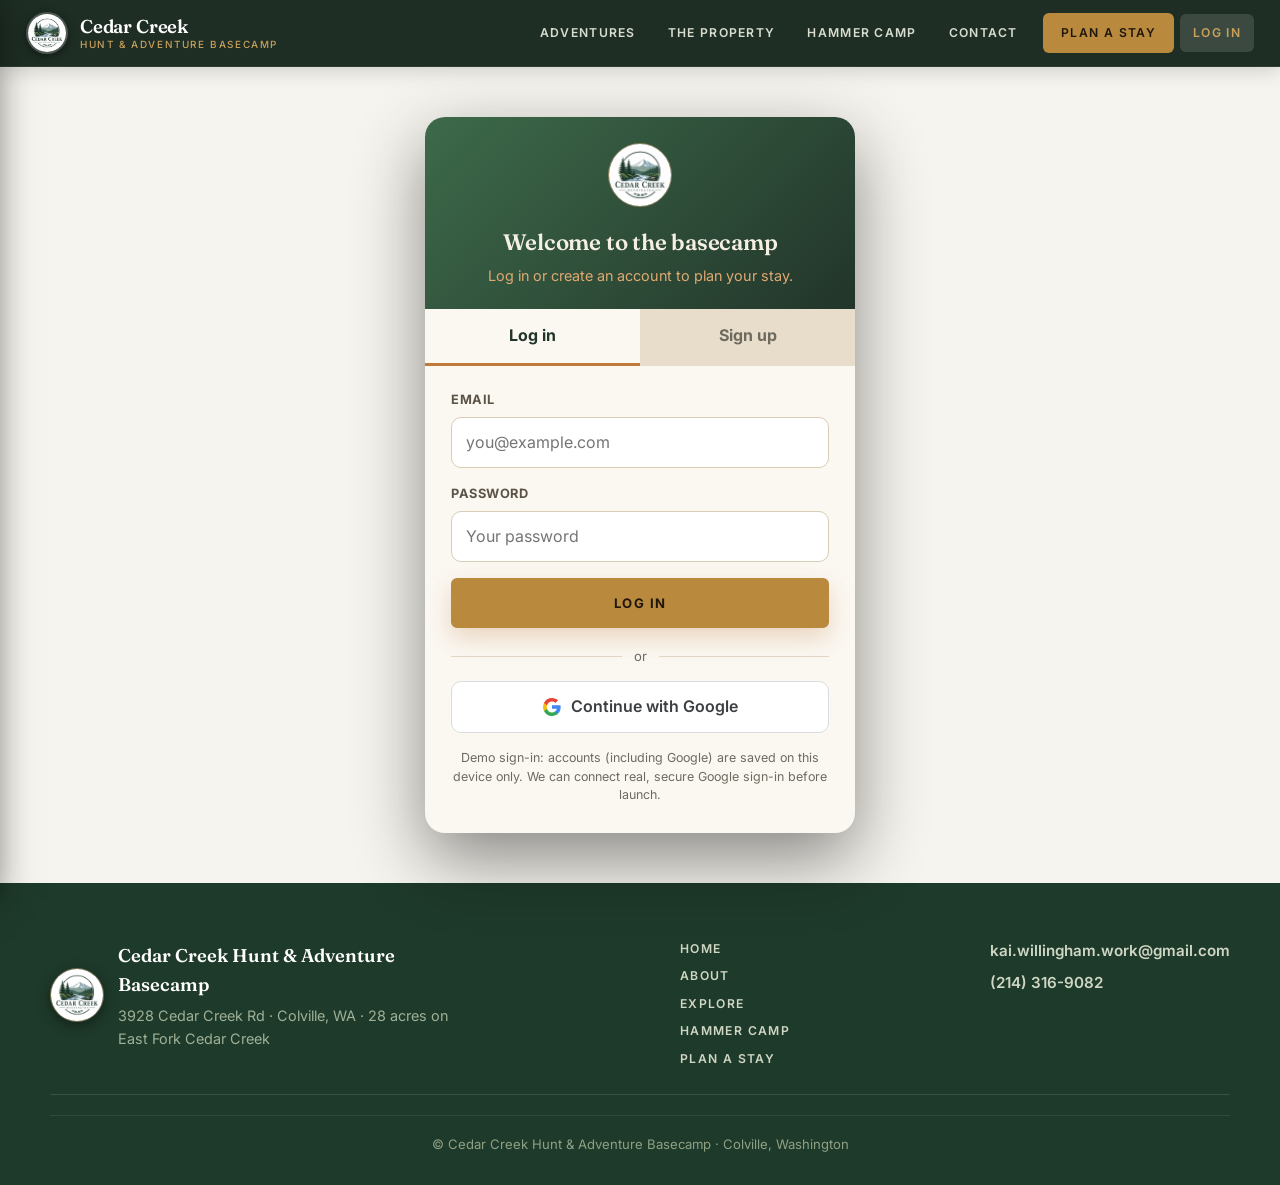
<file: login.html>
<!DOCTYPE html>
<html lang="en">
<head>
<meta charset="UTF-8">
<meta name="viewport" content="width=device-width, initial-scale=1.0">
<title>Log in or Sign up — Cedar Creek Basecamp</title>
<link rel="icon" href="images/logo.jpg">
<link rel="stylesheet" href="css/style.css">
</head>
<body class="page-bg aw-body">

<div id="siteHeader"></div>

<div class="auth-wrap">
  <div class="auth-card" id="authCard">
    <div class="auth-top">
      <img src="images/logo.jpg" alt="">
      <h1>Welcome to the basecamp</h1>
      <p>Log in or create an account to plan your stay.</p>
    </div>

    <div id="authForms">
      <div class="auth-tabs">
        <button id="tabLogin" class="active" type="button">Log in</button>
        <button id="tabSignup" type="button">Sign up</button>
      </div>
      <div class="auth-body">
        <!-- LOG IN -->
        <form id="formLogin">
          <label for="liEmail">Email</label>
          <input id="liEmail" type="email" autocomplete="email" placeholder="you@example.com" required>
          <label for="liPass">Password</label>
          <input id="liPass" type="password" autocomplete="current-password" placeholder="Your password" required>
          <button class="btn btn-primary" type="submit">Log in</button>
        </form>

        <!-- SIGN UP -->
        <form id="formSignup" hidden>
          <label for="suName">Name</label>
          <input id="suName" type="text" autocomplete="name" placeholder="Your name" required>
          <label for="suEmail">Email</label>
          <input id="suEmail" type="email" autocomplete="email" placeholder="you@example.com" required>
          <label for="suPass">Password</label>
          <input id="suPass" type="password" autocomplete="new-password" placeholder="At least 6 characters" required>
          <button class="btn btn-primary" type="submit">Create account</button>
        </form>

        <p id="authMsg" class="auth-msg" hidden></p>

        <div class="auth-or"><span>or</span></div>
        <button type="button" id="googleBtn" class="google-btn">
          <svg viewBox="0 0 18 18" width="18" height="18" aria-hidden="true">
            <path fill="#4285F4" d="M17.64 9.2c0-.64-.06-1.25-.16-1.84H9v3.48h4.84a4.14 4.14 0 0 1-1.8 2.72v2.26h2.92c1.71-1.57 2.68-3.89 2.68-6.62z"/>
            <path fill="#34A853" d="M9 18c2.43 0 4.47-.8 5.96-2.18l-2.92-2.26c-.81.54-1.84.86-3.04.86-2.34 0-4.32-1.58-5.03-3.7H.96v2.33A9 9 0 0 0 9 18z"/>
            <path fill="#FBBC05" d="M3.97 10.72A5.4 5.4 0 0 1 3.68 9c0-.6.1-1.18.29-1.72V4.95H.96A9 9 0 0 0 0 9c0 1.45.35 2.82.96 4.05l3.01-2.33z"/>
            <path fill="#EA4335" d="M9 3.58c1.32 0 2.5.45 3.44 1.35l2.58-2.59C13.47.89 11.43 0 9 0A9 9 0 0 0 .96 4.95l3.01 2.33C4.68 5.16 6.66 3.58 9 3.58z"/>
          </svg>
          Continue with Google
        </button>

        <p class="auth-note">Demo sign-in: accounts (including Google) are saved on this device only. We can connect real, secure Google sign-in before launch.</p>
      </div>
    </div>

    <!-- shown once signed in -->
    <div class="auth-body signed-in" id="signedIn" hidden>
      <div class="team-avatar" style="margin:0 auto 14px;">✓</div>
      <div class="who"></div>
      <div class="email"></div>
      <a class="btn btn-primary" href="schedule.html" style="width:100%;justify-content:center;margin-bottom:10px;">📅 Plan your stay</a>
      <button class="btn btn-ghost" id="signOutBtn" type="button" style="width:100%;justify-content:center;">Log out</button>
    </div>
  </div>
</div>

<div id="siteFooter"></div>

<script src="js/site.js"></script>
<script src="js/auth.js"></script>
</body>
</html>
</file>
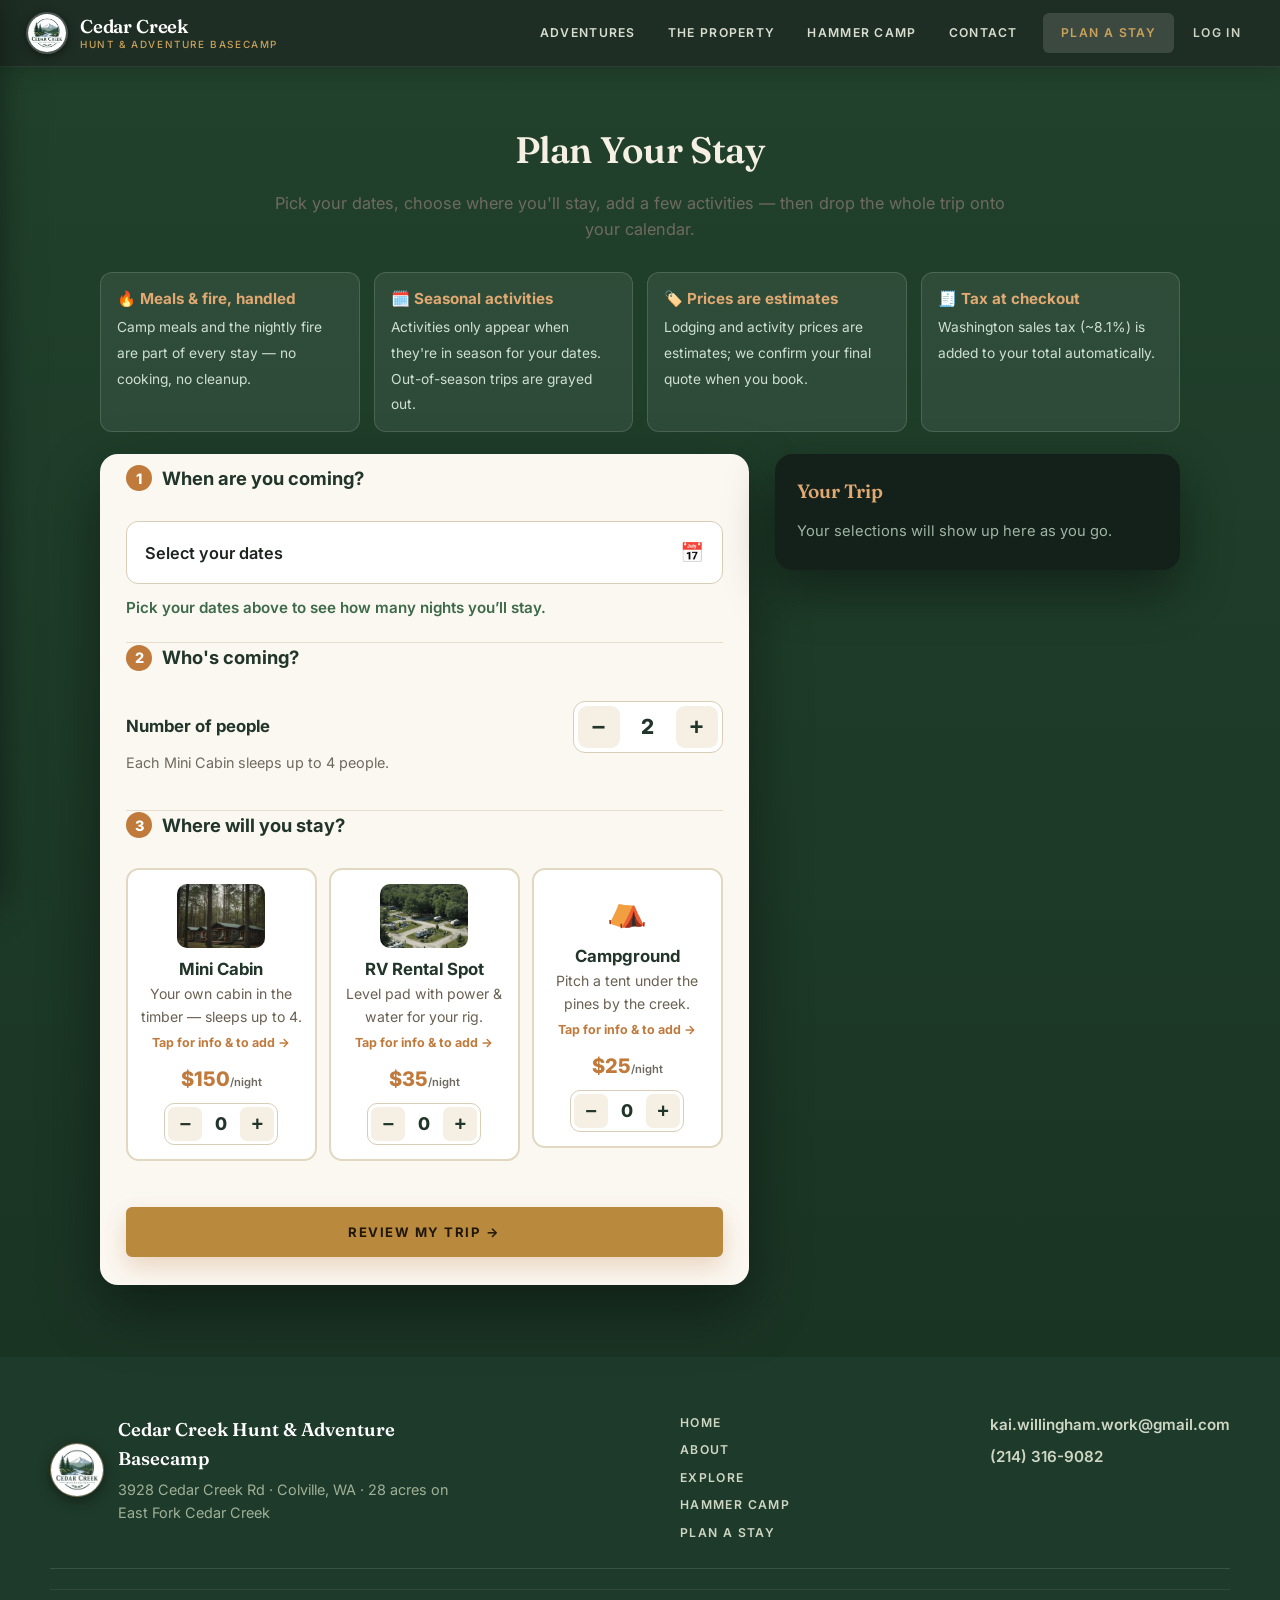
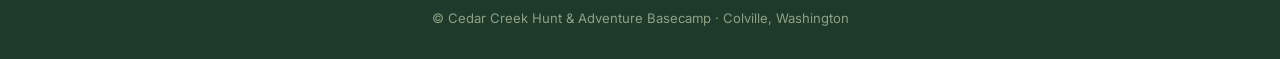
<file: schedule.html>
<!DOCTYPE html>
<html lang="en">
<head>
<meta charset="UTF-8">
<meta name="viewport" content="width=device-width, initial-scale=1.0">
<meta name="description" content="Book your stay at Cedar Creek. Choose dates, select cabins or RV spots, and plan your adventure getaway in Colville, WA.">
<meta name="keywords" content="book cabin, RV rental, camping, Cedar Creek, Colville Washington">
<meta property="og:title" content="Plan Your Stay — Cedar Creek Basecamp">
<meta property="og:description" content="Book cabins, RV spots, or campsites at Cedar Creek Hunt &amp; Adventure Basecamp.">
<title>Plan Your Stay — Cedar Creek Basecamp | Book Cabins & RV Rentals</title>
<link rel="icon" href="images/logo.jpg">
<link rel="stylesheet" href="css/style.css">
</head>
<body class="page-bg aw-body">

<div id="siteHeader"></div>

<!-- ============ PLAN YOUR STAY ============ -->
<section class="book" id="book">
  <div class="section-head">
    <h2>Plan Your Stay</h2>
    <p>Pick your dates, choose where you'll stay, add a few activities — then drop the whole trip onto your calendar.</p>
  </div>

  <div class="bk-info">
    <div class="bk-info-card"><b>🔥 Meals &amp; fire, handled</b><span>Camp meals and the nightly fire are part of every stay — no cooking, no cleanup.</span></div>
    <div class="bk-info-card"><b>🗓️ Seasonal activities</b><span>Activities only appear when they're in season for your dates. Out-of-season trips are grayed out.</span></div>
    <div class="bk-info-card"><b>🏷️ Prices are estimates</b><span>Lodging and activity prices are estimates; we confirm your final quote when you book.</span></div>
    <div class="bk-info-card"><b>🧾 Tax at checkout</b><span>Washington sales tax (~8.1%) is added to your total automatically.</span></div>
  </div>

  <div class="booking-wrap">
    <form class="booking-form" id="bookingForm" novalidate>
      <!-- 1 · dates (calendar) -->
      <fieldset class="bk-step">
        <legend><span class="bk-num">1</span> When are you coming?</legend>
        <button type="button" class="cal-trigger" id="calTrigger">
          <span id="calTriggerText">Select your dates</span>
          <span class="cal-trigger-ico">📅</span>
        </button>

        <div class="cal" id="cal" hidden>
          <div class="cal-tabs">
            <button type="button" class="cal-tab active" data-tab="calendar">Calendar</button>
            <button type="button" class="cal-tab" data-tab="flexible">Flexible dates</button>
          </div>
          <div class="cal-range">
            <span class="cal-range-end" id="calStartLbl">Check-in</span>
            <span class="cal-arrow">→</span>
            <span class="cal-range-end" id="calEndLbl">Check-out</span>
          </div>
          <div class="cal-months">
            <button type="button" class="cal-nav prev" id="calPrev" aria-label="Previous month">‹</button>
            <button type="button" class="cal-nav next" id="calNext" aria-label="Next month">›</button>
            <div class="cal-grids" id="calGrids"></div>
          </div>
          <div class="cal-flex" id="calFlex">
            <button type="button" class="cal-chip active" data-flex="0">Exact dates</button>
            <button type="button" class="cal-chip" data-flex="1">± 1 day</button>
            <button type="button" class="cal-chip" data-flex="2">± 2 days</button>
            <button type="button" class="cal-chip" data-flex="3">± 3 days</button>
            <button type="button" class="cal-chip" data-flex="7">± 7 days</button>
          </div>
          <div class="cal-actions"><button type="button" class="btn cal-done" id="calDone">Done</button></div>
        </div>

        <input type="hidden" id="bkIn">
        <input type="hidden" id="bkOut">
        <p class="bk-nights" id="bkNights">Pick your dates above to see how many nights you’ll stay.</p>
      </fieldset>

      <!-- 2 · party size -->
      <fieldset class="bk-step">
        <legend><span class="bk-num">2</span> Who's coming?</legend>
        <div class="bk-guests">
          <span class="bk-guests-label">Number of people</span>
          <div class="stepper">
            <button type="button" class="step-btn" id="guestMinus" aria-label="Fewer people">−</button>
            <span class="step-val" id="guestVal">2</span>
            <button type="button" class="step-btn" id="guestPlus" aria-label="More people">+</button>
          </div>
        </div>
        <p class="bk-help" id="guestNote">Each Mini Cabin sleeps up to 4 — bigger groups just add cabins.</p>
      </fieldset>

      <!-- 3 · lodging -->
      <fieldset class="bk-step">
        <legend><span class="bk-num">3</span> Where will you stay?</legend>
        <div class="bk-lodging" id="bkLodging"></div>
      </fieldset>

      <button type="submit" class="btn btn-primary bk-submit">Review my trip →</button>
      <p class="bk-error" id="bkError" role="alert" hidden></p>
    </form>

    <aside class="booking-summary" id="bkSummary">
      <h3>Your Trip</h3>
      <div id="bkSummaryBody"><p class="bk-empty">Your selections will show up here as you go.</p></div>
    </aside>
  </div>

  <!-- thank-you panel -->
  <div class="booking-done" id="bkDone" hidden>
    <div class="bk-done-card">
      <div class="bk-check">✓</div>
      <h3>Thanks — your trip is set!</h3>
      <p class="bk-done-sub">Here's what you picked. Add it to your calendar so you don't miss a thing.</p>
      <div id="bkDoneSummary"></div>
      <div class="bk-done-actions">
        <button type="button" class="btn btn-primary" id="bkEmail">📧 Send my request to Cedar Creek</button>
        <a id="bkGcal" class="btn btn-ghost" href="#" target="_blank" rel="noopener">📅 Add to my calendar</a>
        <button type="button" class="btn btn-ghost" id="bkEdit">← Change my trip</button>
      </div>
      <p class="bk-done-note">Sending your request lets us know you're interested and confirm dates &amp; pricing — nothing's charged here.</p>
    </div>
  </div>
</section>

<!-- ============ MINI CABIN MODAL (same menu as the map, + Confirm) ============ -->
<div class="modal-backdrop" id="backdrop">
  <div class="modal" role="dialog" aria-modal="true" aria-labelledby="mTitle">
    <div class="modal-head">
      <div>
        <div class="tagline" id="mTagline"></div>
        <h2 id="mTitle"></h2>
      </div>
      <button class="close-btn" id="closeBtn" aria-label="Close">&times;</button>
    </div>
    <div class="view-toggle">
      <button id="tabOut" class="active" data-pane="out">🏔️ Outside View</button>
      <button id="tabIn" data-pane="in">🛋️ Inside View</button>
    </div>
    <div class="view-stage">
      <div class="view-pane active" id="paneOut"></div>
      <div class="view-pane" id="paneIn"></div>
    </div>
    <div class="modal-body">
      <p class="moment-line" id="mMoment"></p>
      <p class="desc" id="mDesc"></p>
      <div class="feature-title">✦ What this building has</div>
      <ul class="feature-list" id="mFeatures"></ul>
      <div class="stat-row" id="mStats"></div>
    </div>
    <div class="cabin-confirm-bar">
      <span class="cabin-note" id="cabinNote">Sleeps up to 4 per cabin</span>
      <button type="button" class="btn btn-ghost" id="closeBtn2" onclick="document.getElementById('backdrop').classList.remove('open');document.body.style.overflow='';">Back</button>
      <button type="button" class="btn btn-primary" id="cabinConfirm">✓ Confirm — Mini Cabin</button>
    </div>
  </div>
</div>

<div id="siteFooter"></div>

<script src="js/site.js"></script>
<script src="js/data.js"></script>
<script src="js/calendar.js"></script>
<script src="js/booking.js"></script>
</body>
</html>
</file>
<file: css/style.css>
:root{
    --forest:#1f3d2b;
    --forest-deep:#162e20;
    --moss:#3f6b4a;
    --bark:#6b4f34;
    --cedar:#b3855a;
    --cedar-light:#d4a373;
    --sand:#f4efe3;
    --cream:#fbf8f1;
    --water:#6db8e6;
    --water-deep:#4a90b8;
    --ink:#26201a;
    --muted:#7a7066;
    --gold:#c8922b;
  }
  *{margin:0;padding:0;box-sizing:border-box;}
  html{scroll-behavior:smooth;}
  body{
    font-family:'Segoe UI','Trebuchet MS',system-ui,sans-serif;
    color:var(--ink);
    background:var(--forest-deep);
    line-height:1.6;
  }
  a{color:inherit;}

  /* ---------- STICKY TOP NAV ---------- */
  .topnav{
    position:sticky;top:0;z-index:45;
    display:flex;align-items:center;justify-content:space-between;
    gap:16px;padding:12px 22px;
    background:rgba(22,46,32,.82);
    backdrop-filter:blur(10px);
    -webkit-backdrop-filter:blur(10px);
    border-bottom:1px solid rgba(255,255,255,.08);
    box-shadow:0 4px 18px rgba(0,0,0,.25);
  }
  .topnav .brand{
    display:flex;align-items:center;gap:10px;
    color:var(--sand);font-weight:800;letter-spacing:.3px;
    font-size:1.02rem;text-decoration:none;white-space:nowrap;line-height:1.15;
  }
  .topnav .brand .mark{font-size:1.35rem;}
  .topnav .brand small{
    display:block;color:var(--cedar-light);font-weight:600;
    font-size:.64rem;letter-spacing:2px;text-transform:uppercase;
  }
  .nav-links{display:flex;align-items:center;gap:4px;}
  .nav-links a,.nav-links button{
    background:transparent;border:none;cursor:pointer;
    color:#dfeadf;font-size:.92rem;font-weight:600;font-family:inherit;
    padding:9px 14px;border-radius:8px;text-decoration:none;white-space:nowrap;
    transition:background .15s,color .15s,transform .15s;
  }
  .nav-links a:hover,.nav-links button:hover{background:rgba(255,255,255,.10);color:#fff;}
  .nav-links .nav-cta{background:var(--cedar);color:#22160c;}
  .nav-links .nav-cta:hover{background:var(--cedar-light);color:#22160c;transform:translateY(-1px);}
  /* anchored sections clear the sticky nav when you jump to them */
  #map,#browse{scroll-margin-top:74px;}
  @media(max-width:560px){
    .topnav{padding:9px 12px;gap:8px;}
    .topnav .brand{font-size:.9rem;}
    .topnav .brand small{display:none;}
    .nav-links a,.nav-links button{padding:8px 9px;font-size:.82rem;}
  }

  /* ---------- HERO ---------- */
  .hero{
    position:relative;
    min-height:62vh;
    display:flex;
    flex-direction:column;
    align-items:center;
    justify-content:center;
    text-align:center;
    color:var(--sand);
    padding:60px 24px 70px;
    overflow:hidden;
    background:
      radial-gradient(ellipse at 50% -10%, rgba(200,146,43,0.25), transparent 60%),
      linear-gradient(180deg,#142a1d 0%, #1f3d2b 55%, #2c5238 100%);
  }
  .hero-trees{position:absolute;inset:0;opacity:.5;pointer-events:none;}
  .hero h1{
    font-size:clamp(2.1rem,5vw,3.8rem);
    letter-spacing:.5px;
    font-weight:800;
    text-shadow:0 4px 24px rgba(0,0,0,.45);
    position:relative;
  }
  .hero .kicker{
    text-transform:uppercase;
    letter-spacing:4px;
    font-size:.8rem;
    color:var(--cedar-light);
    margin-bottom:14px;
    position:relative;
  }
  .hero .sub{
    margin-top:18px;
    max-width:680px;
    font-size:clamp(1rem,2vw,1.18rem);
    color:#dfeadf;
    position:relative;
  }
  .hero .meta{
    margin-top:26px;
    display:flex;
    gap:14px;
    flex-wrap:wrap;
    justify-content:center;
    position:relative;
  }
  .chip{
    background:rgba(255,255,255,.10);
    border:1px solid rgba(255,255,255,.22);
    padding:8px 16px;
    border-radius:999px;
    font-size:.85rem;
    backdrop-filter:blur(4px);
  }
  .scroll-hint{
    margin-top:34px;
    font-size:.8rem;
    letter-spacing:2px;
    text-transform:uppercase;
    color:var(--cedar-light);
    position:relative;
    animation:bob 2.4s ease-in-out infinite;
  }
  @keyframes bob{0%,100%{transform:translateY(0)}50%{transform:translateY(8px)}}

  /* ---------- HERO CALL-TO-ACTION BUTTONS ---------- */
  .hero-cta{
    margin-top:30px;display:flex;gap:14px;flex-wrap:wrap;
    justify-content:center;position:relative;
  }
  .btn{
    display:inline-flex;align-items:center;gap:8px;
    padding:13px 26px;border-radius:999px;font-size:.98rem;font-weight:700;
    text-decoration:none;cursor:pointer;border:1px solid transparent;
    transition:transform .15s,box-shadow .15s,background .15s;
  }
  .btn-primary{background:var(--cedar);color:#22160c;box-shadow:0 10px 26px rgba(0,0,0,.35);}
  .btn-primary:hover{background:var(--cedar-light);transform:translateY(-2px);box-shadow:0 16px 34px rgba(0,0,0,.42);}
  .btn-ghost{background:rgba(255,255,255,.08);border-color:rgba(255,255,255,.28);color:var(--sand);}
  .btn-ghost:hover{background:rgba(255,255,255,.16);transform:translateY(-2px);}

  /* ---------- MAP SECTION ---------- */
  .map-section{
    background:linear-gradient(180deg,#2c5238 0%, #21412c 100%);
    padding:46px 20px 70px;
  }
  .section-head{
    text-align:center;
    color:var(--sand);
    max-width:760px;
    margin:0 auto 30px;
  }
  .section-head h2{
    font-size:clamp(1.6rem,3.4vw,2.3rem);
    margin-bottom:10px;
  }
  .section-head p{color:#cfe0d2;font-size:1.02rem;}
  .map-wrap{
    max-width:1100px;
    margin:0 auto;
    background:var(--cream);
    border-radius:18px;
    padding:16px;
    box-shadow:0 24px 60px rgba(0,0,0,.4);
  }
  .map-frame{position:relative;border-radius:12px;overflow:hidden;}
  .map-frame svg{display:block;width:100%;height:auto;}

  /* clickable building hotspots overlaid on the map */
  .hotspot{
    cursor:pointer;
    transition:transform .18s ease, filter .18s ease;
    transform-box:fill-box;
    transform-origin:center;
  }
  .hotspot:hover{filter:brightness(1.08) drop-shadow(0 4px 10px rgba(0,0,0,.4));transform:translateY(-2px) scale(1.015);}
  .hotspot:focus{outline:none;}
  .hotspot:focus-visible rect,.hotspot:focus-visible polygon,.hotspot:focus-visible circle{stroke:var(--gold);stroke-width:4;}

  /* hotspots overlaid on the illustrated photo map */
  .map-hotspot{cursor:pointer;}
  .map-hotspot rect{
    fill:rgba(200,146,43,0);
    stroke:rgba(200,146,43,0);
    stroke-width:4;
    transition:fill .18s ease, stroke .18s ease;
  }
  .map-hotspot:hover rect{
    fill:rgba(200,146,43,.28);
    stroke:rgba(200,146,43,.95);
    filter:drop-shadow(0 4px 10px rgba(0,0,0,.4));
  }
  .map-hotspot:focus{outline:none;}
  .map-hotspot:focus-visible rect{
    fill:rgba(200,146,43,.28);
    stroke:var(--gold);
    stroke-width:5;
  }

  /* drawn building blocks on the self-rendered map */
  .bldg{cursor:pointer;}
  .bldg rect{
    fill:#7a4a2a;
    stroke:#fbf7ec;
    stroke-width:3;
    transition:fill .18s ease, transform .18s ease, filter .18s ease;
  }
  .bldg.lodge rect{fill:#6b3f22;}
  .bldg .bl{fill:#fff;text-anchor:middle;font:700 15px Georgia,serif;pointer-events:none;letter-spacing:.5px;}
  .bldg .bl.big{font-size:17px;}
  .bldg .bs{fill:#f0e2d2;text-anchor:middle;font:500 12px Segoe UI;pointer-events:none;}
  .bldg:hover rect{
    fill:#c8922b;
    filter:drop-shadow(0 6px 14px rgba(0,0,0,.45));
  }
  .bldg:focus{outline:none;}
  .bldg:focus-visible rect{stroke:var(--gold);stroke-width:5;fill:#c8922b;}
  .bld-label{font:600 13px 'Segoe UI',sans-serif;fill:#fff;pointer-events:none;text-shadow:0 1px 2px rgba(0,0,0,.6);}
  .bld-sub{font:500 10px 'Segoe UI',sans-serif;fill:#f0e9da;pointer-events:none;}
  .tap-pulse{animation:pulse 2.6s ease-out infinite;transform-origin:center;transform-box:fill-box;}
  @keyframes pulse{0%{opacity:.0}30%{opacity:.55}100%{opacity:0;transform:scale(2.4)}}

  .map-legend{
    display:flex;flex-wrap:wrap;gap:18px;justify-content:center;
    padding:16px 8px 4px;color:#4a4036;font-size:.85rem;
  }
  .map-legend span{display:inline-flex;align-items:center;gap:7px;}
  .sw{width:16px;height:16px;border-radius:4px;display:inline-block;}

  .hint-bar{
    text-align:center;color:#cfe0d2;margin-top:22px;font-size:.95rem;
  }
  .hint-bar b{color:var(--cedar-light);}

  /* ---------- BUILDING CARD GRID ---------- */
  .browse{background:var(--sand);padding:54px 20px 70px;}
  .browse h2{text-align:center;color:var(--forest);font-size:clamp(1.5rem,3vw,2.1rem);margin-bottom:8px;}
  .browse .lead{text-align:center;color:var(--muted);max-width:640px;margin:0 auto 34px;}
  .grid{
    max-width:1080px;margin:0 auto;
    display:grid;grid-template-columns:repeat(auto-fill,minmax(250px,1fr));gap:22px;
  }
  .card{
    background:#fff;border-radius:14px;overflow:hidden;cursor:pointer;
    box-shadow:0 6px 20px rgba(0,0,0,.12);transition:transform .18s,box-shadow .18s;
    display:flex;flex-direction:column;
  }
  .card:hover{transform:translateY(-5px);box-shadow:0 16px 38px rgba(0,0,0,.20);}
  .card-thumb{height:140px;background:#dfeadf;position:relative;overflow:hidden;}
  .card-thumb img{width:100%;height:100%;object-fit:cover;}
  .card-body{padding:16px 18px 20px;flex:1;display:flex;flex-direction:column;}
  .card-body h3{color:var(--forest);font-size:1.12rem;margin-bottom:4px;}
  .card-body .tagline{color:var(--cedar);font-size:.82rem;font-weight:600;text-transform:uppercase;letter-spacing:.5px;margin-bottom:8px;}
  .card-body p{color:#5c5347;font-size:.92rem;flex:1;}
  .card-body .open{margin-top:12px;color:var(--moss);font-weight:600;font-size:.88rem;}

  /* ---------- MODAL ---------- */
  .modal-backdrop{
    position:fixed;inset:0;background:rgba(15,25,18,.72);
    backdrop-filter:blur(3px);display:none;align-items:center;justify-content:center;
    z-index:50;padding:20px;
  }
  .modal-backdrop.open{display:flex;}
  .modal{
    background:var(--cream);border-radius:18px;max-width:920px;width:100%;
    max-height:92vh;overflow-y:auto;box-shadow:0 30px 80px rgba(0,0,0,.5);
    animation:rise .28s ease;
  }
  @keyframes rise{from{transform:translateY(24px);opacity:0}to{transform:translateY(0);opacity:1}}
  .modal-head{
    background:linear-gradient(135deg,var(--moss),var(--forest));
    color:var(--sand);padding:22px 26px;position:sticky;top:0;z-index:2;
    display:flex;justify-content:space-between;align-items:flex-start;gap:14px;
  }
  .modal-head h2{font-size:1.5rem;margin-bottom:3px;}
  .modal-head .tagline{color:var(--cedar-light);font-size:.85rem;text-transform:uppercase;letter-spacing:1px;font-weight:600;}
  .close-btn{
    background:rgba(255,255,255,.15);border:none;color:#fff;width:38px;height:38px;
    border-radius:50%;font-size:1.4rem;cursor:pointer;flex-shrink:0;line-height:1;
    transition:background .15s;
  }
  .close-btn:hover{background:rgba(255,255,255,.32);}

  .view-toggle{
    display:flex;gap:0;background:#e7ddca;margin:0;
    position:sticky;top:0;
  }
  .view-toggle button{
    flex:1;padding:14px;border:none;background:transparent;cursor:pointer;
    font-size:.95rem;font-weight:600;color:var(--muted);letter-spacing:.5px;
    border-bottom:3px solid transparent;transition:all .15s;
  }
  .view-toggle button.active{color:var(--forest);border-bottom-color:var(--cedar);background:var(--cream);}
  .view-stage{padding:0;background:#11251a;min-height:300px;display:flex;align-items:center;justify-content:center;}
  .view-stage img{display:block;width:100%;height:auto;object-fit:contain;}
  .view-pane{display:none;}
  .view-pane.active{display:block;}

  .modal-body{padding:24px 28px 30px;}
  .moment-line{
    font-size:1.22rem;line-height:1.45;color:var(--forest);font-weight:600;
    font-style:italic;margin-bottom:18px;padding:4px 0 4px 18px;
    border-left:4px solid var(--cedar);
  }
  .modal-body .desc{font-size:1.02rem;color:#4c4338;margin-bottom:20px;}
  .feature-title{color:var(--forest);font-weight:700;font-size:1.05rem;margin-bottom:12px;display:flex;align-items:center;gap:8px;}
  .feature-list{list-style:none;display:grid;grid-template-columns:repeat(auto-fit,minmax(230px,1fr));gap:10px 22px;}
  .feature-list li{position:relative;padding-left:24px;color:#544b3f;font-size:.95rem;}
  .feature-list li::before{
    content:"";position:absolute;left:0;top:7px;width:11px;height:11px;border-radius:50%;
    background:var(--cedar);box-shadow:0 0 0 3px rgba(179,133,90,.22);
  }
  .stat-row{display:flex;flex-wrap:wrap;gap:10px;margin-top:22px;}
  .stat{background:#efe6d4;border-radius:10px;padding:10px 16px;font-size:.85rem;color:#5c5040;}
  .stat b{display:block;color:var(--forest);font-size:1.05rem;}

  /* ---------- ACTIVITIES SIDE MENU ---------- */
  .side-toggle{
    position:fixed;top:18px;left:18px;z-index:40;
    background:var(--forest);color:var(--sand);border:none;cursor:pointer;
    padding:11px 16px;border-radius:10px;font-size:.92rem;font-weight:600;
    box-shadow:0 6px 18px rgba(0,0,0,.3);display:flex;align-items:center;gap:8px;
    transition:background .15s, transform .15s;
  }
  .side-toggle:hover{background:var(--moss);transform:translateY(-1px);}
  .side-menu{
    position:fixed;top:0;left:0;height:100%;width:310px;max-width:84vw;z-index:60;
    background:linear-gradient(180deg,var(--forest-deep),var(--forest));
    color:var(--sand);box-shadow:6px 0 30px rgba(0,0,0,.45);
    transform:translateX(-105%);transition:transform .28s ease;
    display:flex;flex-direction:column;padding:26px 0 20px;overflow-y:auto;
  }
  .side-menu.open{transform:translateX(0);}
  .side-menu h3{padding:0 24px 4px;font-size:1.25rem;color:var(--cedar-light);}
  .side-menu .side-sub{padding:0 24px 18px;font-size:.85rem;color:#bcd0c0;border-bottom:1px solid rgba(255,255,255,.12);}
  .side-link{
    text-align:left;background:transparent;border:none;color:var(--sand);cursor:pointer;
    padding:15px 24px;font-size:.98rem;display:flex;align-items:center;gap:12px;
    border-bottom:1px solid rgba(255,255,255,.07);transition:background .15s, padding-left .15s;
  }
  .side-link:hover{background:rgba(200,146,43,.18);padding-left:30px;}
  .side-link .ico{font-size:1.2rem;flex-shrink:0;}
  .side-link .txt{display:flex;flex-direction:column;line-height:1.25;}
  .side-link .txt small{color:var(--cedar-light);font-size:.74rem;}
  .in-season{
    color:#7fe39b;font-weight:700;font-size:.72rem;margin-left:7px;
    letter-spacing:.3px;white-space:nowrap;
  }
  .act-status{
    display:inline-block;margin-left:10px;padding:3px 10px;border-radius:999px;
    font-size:.72rem;font-weight:700;letter-spacing:.4px;vertical-align:middle;
  }
  .act-status.on{background:rgba(127,227,155,.18);color:#2e9e57;border:1px solid rgba(46,158,87,.4);}
  .act-status.off{background:rgba(122,112,102,.14);color:#7a7066;border:1px solid rgba(122,112,102,.3);}
  .side-menu .close-side{
    position:absolute;top:16px;right:16px;background:rgba(255,255,255,.14);border:none;color:#fff;
    width:34px;height:34px;border-radius:50%;font-size:1.3rem;cursor:pointer;line-height:1;
  }
  .side-menu .close-side:hover{background:rgba(255,255,255,.3);}
  .side-overlay{
    position:fixed;inset:0;background:rgba(8,16,11,.55);z-index:55;display:none;
  }
  .side-overlay.open{display:block;}

  /* ---------- FOOTER ---------- */
  footer{background:var(--forest-deep);color:#9fb3a3;text-align:center;padding:34px 20px;font-size:.9rem;}
  footer b{color:var(--cedar-light);}

  @media(max-width:560px){
    /* hero: a touch tighter so the headline doesn't crowd the screen */
    .hero{padding:54px 18px 60px;min-height:58vh;}
    .hero h1{font-size:clamp(1.7rem,7vw,2.4rem);}

    /* keep the activities button from colliding with the hero text */
    .side-toggle{top:12px;left:12px;padding:9px 13px;font-size:.85rem;}

    /* map: let it use the full width, no side padding eating into it */
    .map-wrap{padding:8px;}
    .map-section{padding:36px 10px 56px;}

    /* modal: use more of the small screen, comfortable padding */
    .modal{max-height:94vh;border-radius:14px;}
    .modal-head{padding:18px 18px;}
    .modal-head h2{font-size:1.2rem;}
    .modal-body{padding:20px 18px 26px;}
    .moment-line{font-size:1.08rem;}

    /* features and stats stack to one column so nothing overflows */
    .feature-list{grid-template-columns:1fr;}
    .stat-row{gap:8px;}

    /* bigger, easier tap targets for the view toggle */
    .view-toggle button{padding:16px 8px;font-size:.92rem;}

    /* side menu nearly full-width on a phone */
    .side-menu{width:88vw;max-width:88vw;}

    /* cards go single-column so images aren't squeezed */
    .grid{grid-template-columns:1fr;}
  }

/* ============ ACTIVITY MEDIA GALLERY ============ */
.act-gallery{
  display:flex;
  flex-wrap:wrap;
  justify-content:center;
  gap:14px;
  margin-bottom:22px;
}
.act-media{
  border-radius:14px;
  overflow:hidden;
  background:#e9efe2;
  box-shadow:0 4px 14px rgba(40,55,35,.12);
  /* cap the height so tall portrait photos don't dominate the modal;
     width follows from the image's natural aspect ratio */
  max-height:380px;
  flex:0 1 auto;
}
.act-media img{
  height:380px;
  width:auto;
  max-width:100%;
  object-fit:contain;
  display:block;
}
@media(max-width:560px){
  .act-media{max-height:none;flex-basis:100%;}
  .act-media img{height:auto;width:100%;}
}

/* nav links that collapse on small screens to make room for the CTA */
@media(max-width:560px){ .nav-collapse{display:none;} }

/* ============ PLAN YOUR STAY (BOOKING) ============ */
.book{
  background:linear-gradient(180deg,#21412c 0%, #1a3424 100%);
  padding:54px 20px 72px;
}
.booking-wrap{
  max-width:1080px;margin:0 auto;
  display:grid;grid-template-columns:1.6fr 1fr;gap:26px;align-items:start;
}
.booking-form{
  background:var(--cream);border-radius:18px;padding:10px 26px 28px;
  box-shadow:0 24px 60px rgba(0,0,0,.4);
}
.bk-step{border:none;padding:22px 0;border-bottom:1px solid #e7ddca;}
.bk-step:last-of-type{border-bottom:none;}
.bk-step legend{
  display:flex;align-items:center;gap:10px;
  font-size:1.15rem;font-weight:700;color:var(--forest);padding-bottom:6px;
}
.bk-num{
  display:inline-flex;align-items:center;justify-content:center;
  width:26px;height:26px;border-radius:50%;background:var(--cedar);color:#fff;
  font-size:.9rem;font-weight:800;flex-shrink:0;
}
.bk-help{color:var(--muted);font-size:.9rem;margin:-2px 0 14px;}

/* dates */
.bk-dates{display:flex;gap:16px;flex-wrap:wrap;}
.bk-dates label{
  display:flex;flex-direction:column;gap:6px;flex:1;min-width:150px;
  font-size:.82rem;font-weight:600;color:#5c5347;text-transform:uppercase;letter-spacing:.5px;
}
.bk-dates input{
  font:inherit;padding:11px 13px;border:1.5px solid #d8cdb6;border-radius:10px;
  background:#fff;color:var(--ink);
}
.bk-dates input:focus{outline:none;border-color:var(--cedar);box-shadow:0 0 0 3px rgba(179,133,90,.22);}
.bk-nights{margin-top:12px;font-size:.95rem;color:var(--moss);font-weight:600;}

/* selectable option cards (lodging + activities share a pattern) */
.bk-opt,.bk-act{display:block;cursor:pointer;}
.bk-opt input,.bk-act input{position:absolute;opacity:0;width:0;height:0;}
.bk-opt-card,.bk-act-card{
  display:flex;align-items:center;gap:14px;
  border:2px solid #e2d8c2;border-radius:13px;padding:14px 16px;
  background:#fff;transition:border-color .15s, box-shadow .15s, transform .12s;
}
.bk-opt-card:hover,.bk-act-card:hover{border-color:var(--cedar-light);transform:translateY(-1px);}
.bk-opt input:focus-visible + .bk-opt-card,
.bk-act input:focus-visible + .bk-act-card{box-shadow:0 0 0 3px rgba(200,146,43,.4);}
.bk-opt input:checked + .bk-opt-card,
.bk-act input:checked + .bk-act-card{
  border-color:var(--cedar);background:#fbf4e9;
  box-shadow:0 6px 18px rgba(179,133,90,.22);
}

.bk-lodging{display:grid;gap:12px;}
.bk-opt-icon{font-size:1.7rem;flex-shrink:0;}
.bk-opt-main{flex:1;display:flex;flex-direction:column;}
.bk-opt-name{font-weight:700;color:var(--forest);font-size:1.05rem;}
.bk-opt-blurb{color:#6a6052;font-size:.88rem;}
.bk-opt-price{font-weight:800;color:var(--cedar);font-size:1.25rem;white-space:nowrap;}
.bk-opt-price small{font-weight:600;color:var(--muted);font-size:.7rem;}

.bk-activities{display:grid;grid-template-columns:repeat(auto-fill,minmax(230px,1fr));gap:11px;}
.bk-act-icon{font-size:1.4rem;flex-shrink:0;}
.bk-act-main{display:flex;flex-direction:column;}
.bk-act-name{font-weight:700;color:var(--forest);font-size:.96rem;line-height:1.2;}
.bk-act-short{color:#6a6052;font-size:.8rem;}
.bk-act-main{flex:1;}
.bk-act-price{margin-left:auto;font-weight:800;color:var(--cedar);font-size:.95rem;white-space:nowrap;align-self:center;}
.bk-act-opt{margin-left:auto;align-self:center;font:inherit;font-size:.8rem;font-weight:700;color:var(--forest);background:#fff;border:1.5px solid #d8cdb6;border-radius:8px;padding:7px 8px;max-width:170px;cursor:pointer;}
.bk-act-opt:focus{outline:none;border-color:var(--cedar);box-shadow:0 0 0 3px rgba(179,133,90,.22);}
.bk-act-none .bk-act-card{border-style:dashed;}
.bk-act-none .bk-act-price{display:none;}

/* out-of-season activities: grayed out and not selectable */
.bk-act.out-of-season{cursor:not-allowed;}
.bk-act.out-of-season .bk-act-card{
  background:#f0ede6;border-color:#e2d8c2;border-style:dashed;
  filter:grayscale(1);opacity:.6;
}
.bk-act.out-of-season:hover .bk-act-card{transform:none;border-color:#e2d8c2;}
.bk-act.out-of-season .bk-act-opt,
.bk-act.out-of-season .bk-act-price{opacity:.7;}
.bk-act-season{
  margin-left:auto;align-self:center;
  display:inline-block;padding:3px 11px;border-radius:999px;
  font-size:.68rem;font-weight:800;letter-spacing:.4px;text-transform:uppercase;
  color:#9a5a2c;background:rgba(154,90,44,.14);border:1px solid rgba(154,90,44,.35);
}

/* clickable activity cards (open the options popup) */
.bk-pick{cursor:pointer;}
.bk-pick .bk-act-card{transition:border-color .15s,box-shadow .15s,transform .12s;}
.bk-pick:hover .bk-act-card{border-color:var(--cedar-light);transform:translateY(-1px);}
.bk-pick:focus-visible{outline:none;}
.bk-pick:focus-visible .bk-act-card{box-shadow:0 0 0 3px rgba(200,146,43,.4);}
.bk-pick.chosen .bk-act-card{border-color:var(--cedar);background:#fbf4e9;box-shadow:0 6px 18px rgba(179,133,90,.22);}
.bk-act-cta{margin-left:auto;align-self:center;color:var(--cedar);font-weight:700;font-size:.85rem;white-space:nowrap;}
.bk-act-chosen{margin-left:auto;align-self:center;color:var(--forest);font-weight:800;font-size:.9rem;white-space:nowrap;}
.bk-act-remove{
  align-self:center;margin-left:10px;width:24px;height:24px;border-radius:50%;flex-shrink:0;
  border:none;background:rgba(122,112,102,.16);color:#6a6052;cursor:pointer;font-size:.85rem;line-height:1;
}
.bk-act-remove:hover{background:rgba(181,70,46,.18);color:#b5462e;}
.bk-pick-none .bk-act-card{border-style:dashed;}
.bk-pick.out-of-season{cursor:not-allowed;}
.bk-pick.out-of-season .bk-act-card{background:#f0ede6;border-color:#e2d8c2;border-style:dashed;filter:grayscale(1);opacity:.6;}
.bk-pick.out-of-season:hover .bk-act-card{transform:none;border-color:#e2d8c2;}

/* activity-options popup */
.act-opt-modal{max-width:480px;}
.act-opt-list{display:grid;gap:10px;margin-top:6px;}
.act-opt-choice{
  display:flex;align-items:center;justify-content:space-between;gap:14px;
  border:2px solid #e2d8c2;border-radius:12px;padding:15px 18px;background:#fff;cursor:pointer;
  font:inherit;text-align:left;transition:border-color .15s,box-shadow .15s,transform .12s;
}
.act-opt-choice:hover{border-color:var(--cedar-light);transform:translateY(-1px);}
.act-opt-choice.current{border-color:var(--cedar);background:#fbf4e9;}
.act-opt-label{font-weight:700;color:var(--forest);font-size:1.02rem;}
.act-opt-label small{color:var(--moss);font-weight:700;font-size:.74rem;margin-left:6px;}
.act-opt-price{font-weight:800;color:var(--cedar);font-size:1.15rem;white-space:nowrap;}
.act-opt-remove{
  margin-top:4px;border:none;background:transparent;color:#b5462e;font-weight:700;cursor:pointer;
  font:inherit;padding:10px;border-radius:8px;
}
.act-opt-remove:hover{background:rgba(181,70,46,.1);}
.act-opt-choice small{color:var(--muted);font-weight:600;font-size:.78rem;}
.act-opt-error{
  background:#fdecea;color:#b5462e;border:1px solid rgba(181,70,46,.3);border-radius:10px;
  padding:11px 14px;margin-bottom:12px;font-size:.9rem;font-weight:600;
}
/* day & time pickers inside the activity popup */
.day-pick,.time-pick{display:flex;flex-wrap:wrap;gap:8px;margin-top:6px;}
.day-opt,.time-opt{
  border:1.5px solid #d8cdb6;background:#fff;border-radius:10px;padding:10px 14px;
  font:inherit;font-weight:700;color:var(--forest);cursor:pointer;transition:border-color .15s,background .15s,transform .12s;
}
.day-opt:hover,.time-opt:hover{border-color:var(--cedar);transform:translateY(-1px);}
.day-opt.sel,.time-opt.sel{border-color:var(--moss);background:#e7f6ec;color:var(--forest);}
.time-opt{padding:8px 12px;font-size:.9rem;}

/* ===== compact lodging — cabin, RV & campground fit in one row ===== */
.bk-lodging{grid-template-columns:repeat(auto-fit,minmax(185px,1fr));}
.bk-opt-card{flex-direction:column;text-align:center;gap:8px;padding:14px 12px;}
.bk-opt-thumb{width:100%;height:74px;}
.bk-opt-main{align-items:center;flex:none;}
.bk-opt-icon{font-size:2rem;}
.bk-opt-price{margin:0;}

/* ===== uniform-size activity cards ===== */
.bk-activities{grid-template-columns:repeat(auto-fill,minmax(220px,1fr));grid-auto-rows:1fr;}
.bk-pick{height:100%;}
.bk-pick .bk-act-card{height:100%;min-height:94px;align-items:center;}
.bk-act-main{min-width:0;flex:1;}
.bk-act-name{display:-webkit-box;-webkit-line-clamp:2;-webkit-box-orient:vertical;overflow:hidden;}
.bk-act-short{white-space:nowrap;overflow:hidden;text-overflow:ellipsis;}

/* ===== satisfying option-select animation ===== */
.act-opt-choice{position:relative;overflow:hidden;}
.act-opt-choice.selecting{
  border-color:var(--moss);background:#e7f6ec;color:var(--forest);
  animation:optPick .52s cubic-bezier(.2,.8,.2,1);
}
.act-opt-choice.selecting .act-opt-price{color:var(--moss);}
@keyframes optPick{0%{transform:scale(1)}25%{transform:scale(1.05)}55%{transform:scale(.98)}100%{transform:scale(1)}}
.act-opt-choice.selecting::after{
  content:"✓";position:absolute;inset:0;display:flex;align-items:center;justify-content:center;
  font-size:2.3rem;font-weight:900;color:#fff;background:var(--moss);border-radius:10px;
  animation:checkPop .52s ease forwards;
}
@keyframes checkPop{0%{opacity:0;transform:scale(.4)}40%{opacity:1;transform:scale(1.12)}72%{transform:scale(1)}100%{opacity:0}}
.bk-pick.pop .bk-act-card{animation:cardPop .5s ease;}
@keyframes cardPop{0%{transform:scale(1)}30%{transform:scale(1.05);box-shadow:0 12px 28px rgba(63,107,74,.4)}100%{transform:scale(1)}}

/* ===== left-side activities dropdown (home page) ===== */
.left-acts{position:fixed;left:14px;top:78px;z-index:35;}
.left-acts-btn{
  background:var(--forest);color:var(--sand);border:none;border-radius:10px;
  padding:11px 16px;font:inherit;font-weight:700;cursor:pointer;display:inline-flex;gap:10px;
  align-items:center;box-shadow:0 6px 18px rgba(0,0,0,.32);
}
.left-acts-btn:hover{background:var(--moss);}
.left-acts-btn .caret{transition:transform .2s;}
.left-acts-btn[aria-expanded="true"] .caret{transform:rotate(180deg);}
.left-acts-menu{
  margin-top:8px;width:264px;max-width:82vw;background:var(--forest-deep);border-radius:12px;
  overflow-y:auto;max-height:72vh;box-shadow:0 18px 44px rgba(0,0,0,.5);
}
.left-acts-item{
  display:flex;align-items:center;gap:11px;width:100%;text-align:left;background:transparent;border:none;
  color:var(--sand);padding:12px 15px;cursor:pointer;font:inherit;border-bottom:1px solid rgba(255,255,255,.07);
}
.left-acts-item:hover{background:rgba(200,146,43,.18);}
.left-acts-item .ico{font-size:1.15rem;flex-shrink:0;}
.left-acts-item .txt{display:flex;flex-direction:column;line-height:1.2;}
.left-acts-item small{color:var(--cedar-light);font-size:.72rem;}
.left-acts-badge{margin-left:6px;color:#7fe39b;font-weight:800;font-size:.62rem;}
@media(max-width:820px){
  /* keep the activities menu pinned at the top on small screens too */
  .left-acts{top:66px;left:10px;}
  .left-acts-menu{max-height:60vh;}
}

/* ===== scheduling "good to know" info ===== */
.bk-info{
  max-width:1080px;margin:0 auto 22px;display:grid;
  grid-template-columns:repeat(auto-fit,minmax(220px,1fr));gap:14px;
}
.bk-info-card{
  background:rgba(255,255,255,.07);border:1px solid rgba(255,255,255,.14);border-radius:12px;
  padding:14px 16px;color:#e7efe6;
}
.bk-info-card b{display:block;color:var(--cedar-light);margin-bottom:3px;font-size:.95rem;}
.bk-info-card span{font-size:.86rem;color:#cfe0d2;line-height:1.5;}

/* ===== party-size stepper ===== */
.bk-guests{display:flex;align-items:center;justify-content:space-between;gap:16px;flex-wrap:wrap;}
.bk-guests-label{font-weight:700;color:var(--forest);font-size:1.05rem;}
.stepper{display:inline-flex;align-items:center;gap:4px;background:#fff;border:1.5px solid #d8cdb6;border-radius:12px;padding:4px;}
.step-btn{
  width:42px;height:42px;border:none;border-radius:9px;background:var(--sand);color:var(--forest);
  font-size:1.5rem;font-weight:800;cursor:pointer;line-height:1;display:flex;align-items:center;justify-content:center;
  transition:background .15s,color .15s;
}
.step-btn:hover{background:var(--cedar-light);color:#22160c;}
.step-val{min-width:48px;text-align:center;font-size:1.3rem;font-weight:800;color:var(--forest);}
.cabin-confirm-bar{flex-wrap:wrap;}
.cabin-note{margin-right:auto;align-self:center;color:var(--muted);font-size:.85rem;font-weight:600;}

/* ===== lodging "how many?" boxes ===== */
.bk-opt-q{cursor:default;}
.bk-opt-q.chosen .bk-opt-card{border-color:var(--cedar);background:#fbf4e9;box-shadow:0 6px 18px rgba(179,133,90,.22);}
.bk-opt-right{display:flex;flex-direction:column;align-items:center;gap:8px;margin-top:2px;}
.bk-opt-see{background:none;border:none;color:var(--cedar);font-weight:700;font-size:.8rem;cursor:pointer;padding:2px 0;font-family:inherit;}
.bk-opt-see:hover{text-decoration:underline;}
.bk-opt-thumb[data-see]{cursor:pointer;}
.bk-opt-warn{display:block;margin-top:6px;color:#a05a2c;font-size:.78rem;font-weight:700;line-height:1.35;}
.lodge-stepper{display:inline-flex;align-items:center;gap:2px;background:#fff;border:1.5px solid #d8cdb6;border-radius:10px;padding:3px;}
.lstep{
  width:34px;height:34px;border:none;border-radius:7px;background:var(--sand);color:var(--forest);
  font-size:1.25rem;font-weight:800;cursor:pointer;line-height:1;display:flex;align-items:center;justify-content:center;
  transition:background .15s,color .15s;
}
.lstep:hover{background:var(--cedar-light);color:#22160c;}
.lqty{min-width:34px;text-align:center;font-size:1.1rem;font-weight:800;color:var(--forest);}

/* ===== summer camps ===== */
.bk-optional{color:var(--muted);font-weight:600;font-size:.82rem;text-transform:none;letter-spacing:0;}
.bk-camps{display:grid;gap:11px;}
.camp-weeks{display:grid;gap:9px;}
.camp-week{
  display:flex;align-items:center;gap:12px;width:100%;text-align:left;cursor:pointer;font:inherit;
  border:2px solid #e2d8c2;border-radius:12px;padding:13px 16px;background:#fff;
  transition:border-color .15s,box-shadow .15s,transform .12s;
}
.camp-week:hover{border-color:var(--cedar-light);transform:translateY(-1px);}
.camp-week.sel{border-color:var(--moss);background:#e7f6ec;}
.camp-week-main{display:flex;flex-direction:column;flex:1;min-width:0;}
.camp-week-dates{font-weight:800;color:var(--forest);font-size:1rem;}
.camp-week-age{color:var(--cedar);font-weight:700;font-size:.8rem;}
.camp-week-price{font-weight:800;color:var(--cedar);font-size:1.05rem;white-space:nowrap;}
.camp-week-check{
  width:28px;height:28px;border-radius:50%;display:flex;align-items:center;justify-content:center;
  font-weight:800;flex-shrink:0;background:rgba(122,112,102,.14);color:#6a6052;
}
.camp-week.sel .camp-week-check{background:var(--moss);color:#fff;}

/* ===== Hammer Camp page ===== */
.camp-hero{
  position:relative;text-align:center;color:var(--sand);padding:54px 22px 60px;overflow:hidden;
  background:radial-gradient(ellipse at 50% -10%, rgba(200,146,43,0.28), transparent 60%),
    linear-gradient(180deg,#0e1a2b 0%, #16263c 60%, #1f3346 100%);
}
.camp-hero-logo{
  width:152px;height:152px;border-radius:50%;object-fit:cover;
  border:2px solid rgba(200,146,43,.55);box-shadow:0 14px 40px rgba(0,0,0,.55);margin-bottom:4px;
}
.camp-hero .kicker{text-transform:uppercase;letter-spacing:3px;font-size:.74rem;color:var(--gold);margin:10px 0 6px;}
.camp-hero h1{font-size:clamp(2.4rem,6vw,4rem);font-weight:900;letter-spacing:1px;text-shadow:0 4px 24px rgba(0,0,0,.5);}
.camp-hero p{max-width:680px;margin:16px auto 0;color:#dbe5ef;font-size:1.08rem;line-height:1.6;}

.camp-section{max-width:1100px;margin:0 auto;padding:40px 20px 70px;display:grid;gap:26px;}
.camp-grid{display:grid;grid-template-columns:repeat(auto-fit,minmax(320px,1fr));gap:22px;}
.camp-card{background:var(--cream);border-radius:18px;padding:24px 24px 26px;box-shadow:0 18px 44px rgba(0,0,0,.34);}
.camp-card-head{display:flex;align-items:center;gap:14px;margin-bottom:14px;}
.camp-card-logo{width:58px;height:58px;border-radius:50%;object-fit:cover;border:1.5px solid rgba(200,146,43,.5);flex-shrink:0;}
.camp-card-head h2{color:var(--forest);font-size:1.3rem;line-height:1.12;}
.camp-card-age{color:var(--cedar);font-weight:700;font-size:.82rem;text-transform:uppercase;letter-spacing:.5px;margin-top:3px;}
.camp-card-desc{color:#4c4338;font-size:.98rem;line-height:1.6;margin-bottom:16px;}
.camp-includes{list-style:none;display:grid;gap:7px;margin:8px 0 4px;}
.camp-includes li{position:relative;padding-left:22px;color:#544b3f;font-size:.92rem;}
.camp-includes li::before{content:"";position:absolute;left:0;top:7px;width:10px;height:10px;border-radius:50%;background:var(--cedar);box-shadow:0 0 0 3px rgba(179,133,90,.22);}

.camp-summary{background:var(--forest-deep);color:var(--sand);border-radius:18px;padding:22px 24px 24px;box-shadow:0 18px 44px rgba(0,0,0,.4);}
.camp-summary h3{color:var(--cedar-light);font-size:1.2rem;margin-bottom:12px;}
.camp-sum-row{display:flex;align-items:center;gap:12px;flex-wrap:wrap;padding:11px 0;border-bottom:1px solid rgba(255,255,255,.1);}
.camp-sum-name{flex:1;min-width:160px;color:#fff;font-weight:600;font-size:.95rem;}
.camp-cal{color:var(--cedar-light);font-weight:700;font-size:.82rem;text-decoration:none;white-space:nowrap;border:1px solid rgba(212,163,115,.4);border-radius:8px;padding:6px 10px;}
.camp-cal:hover{background:rgba(200,146,43,.18);}
.camp-sum-row b{color:var(--gold);font-weight:800;white-space:nowrap;}
.camp-sum-total{display:flex;justify-content:space-between;align-items:center;padding-top:14px;margin-top:4px;}
.camp-sum-total span{color:var(--cedar-light);font-weight:700;}
.camp-sum-total b{color:var(--gold);font-size:1.4rem;}
.camp-sum-note{color:#9fb3a3;font-size:.82rem;margin-top:12px;line-height:1.5;}
.camp-request-btn{width:100%;justify-content:center;margin-top:14px;}
.bk-done-note{color:#7a7066;font-size:.82rem;margin-top:12px;text-align:center;}
@media(max-width:560px){ .camp-hero-logo{width:120px;height:120px;} }

/* ===== walkable overworld game (home page map) ===== */
.game-wrap{max-width:760px;margin:0 auto;}
.game-stage{position:relative;background:#2c5238;border-radius:14px;padding:10px;box-shadow:0 18px 50px rgba(0,0,0,.4);}
#gameCanvas{
  display:block;width:100%;height:auto;aspect-ratio:352/224;
  image-rendering:pixelated;image-rendering:crisp-edges;
  border-radius:8px;background:#6aa850;cursor:pointer;outline:none;
}
.game-prompt{
  position:absolute;left:50%;bottom:20px;transform:translateX(-50%);
  background:rgba(15,25,18,.88);color:var(--sand);border:1px solid rgba(212,163,115,.5);
  padding:8px 16px;border-radius:10px;font-size:.92rem;white-space:nowrap;cursor:pointer;
  box-shadow:0 6px 16px rgba(0,0,0,.45);
}
.game-prompt b{color:var(--cedar-light);}
.game-pad{position:absolute;left:18px;bottom:18px;width:120px;height:120px;touch-action:none;}
.gp-btn{
  position:absolute;width:38px;height:38px;border:none;border-radius:9px;
  background:rgba(18,28,20,.5);color:#fff;font-size:1rem;cursor:pointer;
  display:flex;align-items:center;justify-content:center;
  -webkit-user-select:none;user-select:none;touch-action:none;
}
.gp-btn:active{background:rgba(200,146,43,.75);}
.gp-up{left:41px;top:0;} .gp-down{left:41px;top:82px;} .gp-left{left:0;top:41px;} .gp-right{left:82px;top:41px;}
.gp-a{
  position:absolute;right:20px;bottom:32px;width:52px;height:52px;border-radius:50%;
  background:rgba(200,146,43,.9);color:#22160c;font-weight:900;font-size:1.25rem;
}
/* with a real mouse/keyboard, hide the touch controls — use arrow keys */
@media (hover:hover) and (pointer:fine){ .game-pad,.gp-a{display:none;} }
/* NPC speech bubble */
.game-bubble{
  position:absolute;transform:translate(-50%,-100%);z-index:6;pointer-events:none;
  max-width:230px;background:#fff;color:#26201a;border:2px solid #2c3e2c;border-radius:12px;
  padding:9px 12px;font-size:.82rem;line-height:1.35;box-shadow:0 6px 16px rgba(0,0,0,.4);
}
.game-bubble::after{content:"";position:absolute;left:50%;bottom:-9px;transform:translateX(-50%);border:6px solid transparent;border-top-color:#2c3e2c;}
.game-bubble::before{content:"";position:absolute;left:50%;bottom:-6px;transform:translateX(-50%);border:5px solid transparent;border-top-color:#fff;z-index:1;}
.bubble-go{display:block;margin-top:5px;color:#3f6b4a;font-weight:800;font-size:.74rem;}

/* ===== footer contact line ===== */
.footer-contact{display:flex;gap:18px;justify-content:center;flex-wrap:wrap;margin:10px 0 4px;}
.footer-contact a{color:var(--cedar-light);text-decoration:none;font-weight:700;font-size:.9rem;}
.footer-contact a:hover{color:#fff;}

/* ===== contact page ===== */
.contact-hero{
  text-align:center;color:var(--sand);padding:54px 22px 50px;
  background:radial-gradient(ellipse at 50% -10%, rgba(200,146,43,0.22), transparent 60%),
    linear-gradient(180deg,#142a1d 0%, #1f3d2b 60%, #2c5238 100%);
}
.contact-hero .kicker{text-transform:uppercase;letter-spacing:4px;font-size:.76rem;color:var(--cedar-light);margin-bottom:10px;}
.contact-hero h1{font-size:clamp(1.9rem,4.5vw,2.9rem);font-weight:800;max-width:680px;margin:0 auto;}
.contact-hero p{max-width:560px;margin:14px auto 0;color:#dfeadf;font-size:1.05rem;}
.contact-wrap{
  max-width:1000px;margin:0 auto;padding:40px 20px 70px;
  display:grid;grid-template-columns:1fr 1.4fr;gap:26px;align-items:start;
}
.contact-info{background:var(--forest-deep);color:var(--sand);border-radius:18px;padding:26px 24px;box-shadow:0 16px 40px rgba(0,0,0,.34);}
.contact-info h2{color:var(--cedar-light);font-size:1.25rem;margin-bottom:16px;}
.contact-line{display:block;color:#e7efe6;text-decoration:none;font-size:1.02rem;font-weight:600;margin-bottom:14px;line-height:1.5;}
a.contact-line:hover{color:var(--cedar-light);}
.contact-note{color:#bcd0c0;font-size:.9rem;line-height:1.6;font-weight:400;margin-top:18px;border-top:1px solid rgba(255,255,255,.12);padding-top:16px;}
.contact-form{background:var(--cream);border-radius:18px;padding:26px 26px 28px;box-shadow:0 16px 40px rgba(0,0,0,.3);}
.contact-form h2{color:var(--forest);font-size:1.3rem;margin-bottom:16px;}
.contact-form label{display:block;font-size:.8rem;font-weight:700;color:#5c5347;text-transform:uppercase;letter-spacing:.5px;margin:0 0 6px;}
.contact-form label .opt{text-transform:none;letter-spacing:0;color:var(--muted);font-weight:600;}
.contact-form input,.contact-form select,.contact-form textarea{
  width:100%;font:inherit;padding:12px 14px;border:1.5px solid #d8cdb6;border-radius:10px;background:#fff;margin-bottom:16px;color:var(--ink);
}
.contact-form textarea{resize:vertical;}
.contact-form input:focus,.contact-form select:focus,.contact-form textarea:focus{outline:none;border-color:var(--cedar);box-shadow:0 0 0 3px rgba(179,133,90,.22);}
.contact-form .btn{width:100%;justify-content:center;}
.contact-status{margin-top:14px;padding:11px 14px;border-radius:10px;font-size:.92rem;font-weight:600;text-align:center;}
.contact-status.ok{background:#e8f5ec;color:#2e7d46;}
.contact-status.err{background:#fdecea;color:#b5462e;}
@media(max-width:760px){ .contact-wrap{grid-template-columns:1fr;} }

.bk-submit{margin-top:24px;width:100%;justify-content:center;}
.bk-error{margin-top:12px;color:#b5462e;font-weight:600;font-size:.92rem;}

/* live summary */
.booking-summary{
  position:sticky;top:84px;
  background:var(--forest-deep);color:var(--sand);
  border-radius:18px;padding:22px 22px 26px;
  box-shadow:0 20px 50px rgba(0,0,0,.4);
}
.booking-summary h3{color:var(--cedar-light);font-size:1.2rem;margin-bottom:14px;}
.bk-empty{color:#9fb3a3;font-size:.92rem;}
.bk-srow{
  display:flex;justify-content:space-between;gap:14px;align-items:baseline;
  padding:9px 0;border-bottom:1px solid rgba(255,255,255,.10);font-size:.92rem;
}
.bk-srow span{color:#bcd0c0;}
.bk-srow b{color:#fff;text-align:right;}
.bk-srow.bk-acts b{font-weight:600;line-height:1.5;}
.bk-srow.bk-total{border-bottom:none;margin-top:4px;padding-top:12px;}
.bk-srow.bk-total span{color:var(--cedar-light);font-weight:700;}
.bk-srow.bk-total b{color:var(--gold);font-size:1.3rem;}

/* thank-you panel */
.booking-done{max-width:680px;margin:0 auto;}
.bk-done-card{
  background:var(--cream);border-radius:20px;padding:34px 30px;text-align:center;
  box-shadow:0 24px 60px rgba(0,0,0,.4);
}
.bk-check{
  width:62px;height:62px;margin:0 auto 16px;border-radius:50%;
  background:var(--moss);color:#fff;font-size:2rem;font-weight:800;
  display:flex;align-items:center;justify-content:center;
  box-shadow:0 8px 22px rgba(63,107,74,.4);
}
.bk-done-card h3{color:var(--forest);font-size:1.6rem;}
.bk-done-sub{color:#5c5347;margin:8px auto 22px;max-width:440px;}
.bk-done-card #bkDoneSummary{
  text-align:left;background:var(--forest-deep);color:var(--sand);
  border-radius:14px;padding:8px 20px 16px;margin-bottom:24px;
}
.bk-done-actions{display:flex;gap:14px;flex-wrap:wrap;justify-content:center;}

@media(max-width:760px){
  .booking-wrap{grid-template-columns:1fr;}
  .booking-summary{position:static;}
}
@media(max-width:520px){
  .booking-form{padding:6px 16px 22px;}
  .bk-activities{grid-template-columns:1fr;}
  .bk-done-actions .btn{width:100%;justify-content:center;}
}

/* ============================================================ */
/* ============ SHARED LOGO NAV + FOOTER (site.js) ============ */
/* ============================================================ */
.topnav .brand{gap:12px;text-decoration:none;}
.brand-logo{
  width:46px;height:46px;border-radius:50%;object-fit:cover;object-position:center;
  flex-shrink:0;background:#102017;border:1.5px solid rgba(212,163,115,.55);
  box-shadow:0 2px 10px rgba(0,0,0,.45);
}
.brand-text{display:flex;flex-direction:column;line-height:1.06;color:var(--sand);font-weight:800;font-size:1.08rem;}
.brand-text small{color:var(--cedar-light);font-weight:600;font-size:.6rem;letter-spacing:1.6px;text-transform:uppercase;margin-top:3px;}
.nav-links a.active,.nav-links button.active{color:#fff;background:rgba(255,255,255,.13);}
.nav-login,.nav-account{border:1px solid rgba(255,255,255,.28);}
.nav-account{color:var(--cedar-light)!important;}
@media(max-width:600px){
  .brand-text small{display:none;}
  .brand-text{font-size:.92rem;}
  .brand-logo{width:40px;height:40px;}
}

.site-footer{
  background:var(--forest-deep);color:#9fb3a3;text-align:center;
  padding:40px 20px 46px;font-size:.9rem;
}
.footer-logo{
  width:62px;height:62px;border-radius:50%;object-fit:cover;
  border:1.5px solid rgba(212,163,115,.5);margin-bottom:14px;box-shadow:0 4px 14px rgba(0,0,0,.4);
}
.site-footer p{margin:2px 0;}
.site-footer b{color:var(--cedar-light);}
.footer-links{display:flex;gap:20px;justify-content:center;flex-wrap:wrap;margin:16px 0 10px;}
.footer-links a{color:#cfe0d2;text-decoration:none;font-weight:600;font-size:.9rem;}
.footer-links a:hover{color:var(--cedar-light);}
.footer-fine{opacity:.7;font-size:.82rem;max-width:520px;margin:8px auto 0;}

/* pages that use the injected header sit on the forest background */
.page-bg{background:var(--forest-deep);min-height:100vh;}

/* ============================================================ */
/* ================= CALENDAR DATE PICKER ===================== */
/* ============================================================ */
:root{ --cal-accent:#3b5bdb; --cal-accent-soft:#e7ecfb; }
.cal-trigger{
  width:100%;display:flex;align-items:center;justify-content:space-between;gap:12px;
  background:#fff;border:1.5px solid #d8cdb6;border-radius:12px;padding:15px 18px;
  font:inherit;font-size:1.02rem;font-weight:600;color:var(--ink);cursor:pointer;
  transition:border-color .15s,box-shadow .15s;
}
.cal-trigger:hover{border-color:var(--cedar);}
.cal-trigger-ico{font-size:1.2rem;}
.cal{
  margin-top:14px;background:#fff;border:1px solid #e7ddca;border-radius:16px;
  box-shadow:0 18px 50px rgba(0,0,0,.22);overflow:hidden;
}
.cal-tabs{display:flex;border-bottom:1px solid #eee;}
.cal-tab{
  flex:1;padding:15px;border:none;background:transparent;cursor:pointer;
  font:inherit;font-weight:700;color:#9aa0ab;border-bottom:2px solid transparent;
}
.cal-tab.active{color:var(--cal-accent);border-bottom-color:var(--cal-accent);}
.cal-range{display:flex;align-items:center;gap:18px;padding:20px 24px 6px;font-size:1.2rem;font-weight:800;color:#1f2430;}
.cal-range-end{color:#9aa0ab;border-bottom:2px solid transparent;padding-bottom:3px;}
.cal-range-end.filled{color:#1f2430;border-bottom-color:var(--cal-accent);}
.cal-arrow{color:#9aa0ab;font-weight:400;}
.cal-months{position:relative;padding:8px 24px 4px;}
.cal-grids{display:flex;gap:40px;justify-content:center;}
.cal-month{flex:1;max-width:340px;}
.cal-month-name{text-align:center;font-weight:800;color:#1f2430;font-size:1.05rem;margin-bottom:14px;}
.cal-weekdays{display:grid;grid-template-columns:repeat(7,1fr);margin-bottom:6px;}
.cal-weekdays span{text-align:center;font-size:.78rem;color:#9aa0ab;font-weight:600;}
.cal-days{display:grid;grid-template-columns:repeat(7,1fr);gap:2px 0;}
.cal-cell{
  aspect-ratio:1;border:none;background:transparent;cursor:pointer;border-radius:50%;
  font:inherit;font-size:.95rem;color:#1f2430;display:flex;align-items:center;justify-content:center;
  position:relative;transition:background .12s;
}
.cal-cell.empty{visibility:hidden;cursor:default;}
.cal-cell:hover:not(.past):not(.sel){background:#eef1f6;}
.cal-cell.past{color:#cdd2da;cursor:not-allowed;text-decoration:line-through;}
.cal-cell.unavailable{color:#a0a8b8;cursor:not-allowed;opacity:.6;text-decoration:none;}
.cal-cell.today{font-weight:800;box-shadow:inset 0 0 0 1.5px #cdd2da;}
.cal-cell.inrange{background:var(--cal-accent-soft);border-radius:0;}
.cal-cell.sel{background:var(--cal-accent);color:#fff;font-weight:800;z-index:1;}
.cal-cell.sel.start{border-radius:50% 0 0 50%;}
.cal-cell.sel.end{border-radius:0 50% 50% 0;}
.cal-cell.sel.start.end{border-radius:50%;}
.cal-nav{
  position:absolute;top:8px;width:34px;height:34px;border-radius:50%;border:1px solid #e2e5ea;
  background:#fff;color:var(--cal-accent);font-size:1.2rem;cursor:pointer;z-index:2;
  display:flex;align-items:center;justify-content:center;
}
.cal-nav:hover{background:#f3f5fa;}
.cal-nav:disabled{opacity:.35;cursor:not-allowed;}
.cal-nav.prev{left:24px;} .cal-nav.next{right:24px;}
.cal-flex{display:none;gap:10px;flex-wrap:wrap;padding:6px 24px 4px;}
.cal-flex.show{display:flex;}
.cal-chip{
  border:1px solid #d8dbe2;background:#fff;border-radius:999px;padding:9px 18px;
  font:inherit;font-weight:600;color:#4a5160;cursor:pointer;
}
.cal-chip.active{border-color:var(--cal-accent);color:var(--cal-accent);background:var(--cal-accent-soft);}
.cal-actions{display:flex;justify-content:flex-end;padding:14px 24px 20px;}
.cal-done{background:var(--cal-accent);color:#fff;border-radius:10px;padding:12px 30px;}
.cal-done:hover{background:#2f49b8;transform:translateY(-1px);}
@media(max-width:680px){
  .cal-grids{flex-direction:column;gap:24px;align-items:center;}
  .cal-nav.next{right:24px;}
}

/* lodging option: photo thumbnail + "tap to see inside" cue */
.bk-opt-thumb{width:88px;height:64px;border-radius:10px;overflow:hidden;flex-shrink:0;background:#dfeadf;}
.bk-opt-thumb img{width:100%;height:100%;object-fit:cover;display:block;}
.bk-opt-cue{display:inline-block;margin-top:5px;color:var(--cedar);font-weight:700;font-size:.78rem;}
.cabin-confirm-bar{
  position:sticky;bottom:0;display:flex;justify-content:flex-end;gap:12px;
  padding:16px 26px;background:linear-gradient(0deg,var(--cream) 70%,transparent);
}

/* ============================================================ */
/* ===================== ABOUT PAGE =========================== */
/* ============================================================ */
.about-hero{
  position:relative;padding:64px 22px 70px;text-align:center;color:var(--sand);overflow:hidden;
  background:radial-gradient(ellipse at 50% -10%, rgba(200,146,43,0.22), transparent 60%),
    linear-gradient(180deg,#142a1d 0%, #1f3d2b 60%, #2c5238 100%);
}
.about-hero .kicker{text-transform:uppercase;letter-spacing:4px;font-size:.78rem;color:var(--cedar-light);margin-bottom:12px;}
.about-hero h1{font-size:clamp(2.1rem,5vw,3.4rem);font-weight:800;max-width:760px;margin:0 auto;text-shadow:0 4px 22px rgba(0,0,0,.45);}
.about-hero p{max-width:640px;margin:18px auto 0;color:#dfeadf;font-size:1.1rem;}
.about-hero .about-lede{font-size:1.3rem;font-weight:600;color:#eaf2ea;margin-top:14px;}
.about-photo{max-width:1000px;margin:-40px auto 0;padding:0 20px;position:relative;z-index:2;}
.about-photo img{width:100%;border-radius:18px;box-shadow:0 24px 60px rgba(0,0,0,.45);display:block;}
.about-photo .caption{text-align:center;color:#bcd0c0;font-size:.86rem;margin-top:12px;}
.about-section{max-width:820px;margin:0 auto;padding:54px 22px 10px;color:var(--sand);}
.about-section h2{color:var(--cedar-light);font-size:clamp(1.5rem,3vw,2rem);margin-bottom:16px;text-align:center;}
.about-section p{color:#d7e3d9;font-size:1.06rem;margin-bottom:16px;line-height:1.7;}
.team{max-width:1000px;margin:0 auto;padding:30px 22px 70px;display:grid;grid-template-columns:repeat(auto-fit,minmax(250px,1fr));gap:22px;}
.team-card{
  background:var(--cream);border-radius:16px;padding:26px 24px;text-align:center;
  box-shadow:0 16px 40px rgba(0,0,0,.3);
}
.team-avatar{
  width:74px;height:74px;border-radius:50%;margin:0 auto 14px;
  background:linear-gradient(135deg,var(--moss),var(--forest));color:#fff;
  display:flex;align-items:center;justify-content:center;font-size:1.9rem;font-weight:800;
}
.team-card h3{color:var(--forest);font-size:1.25rem;}
.team-card .role{color:var(--cedar);font-weight:700;font-size:.82rem;text-transform:uppercase;letter-spacing:.5px;margin:3px 0 12px;}
.team-card p{color:#5c5347;font-size:.95rem;line-height:1.6;}

/* ============================================================ */
/* ===================== LOGIN PAGE =========================== */
/* ============================================================ */
.auth-wrap{min-height:calc(100vh - 90px);display:flex;align-items:center;justify-content:center;padding:50px 20px;}
.auth-card{
  width:100%;max-width:430px;background:var(--cream);border-radius:20px;overflow:hidden;
  box-shadow:0 26px 70px rgba(0,0,0,.45);
}
.auth-top{background:linear-gradient(135deg,var(--moss),var(--forest));padding:26px 26px 22px;text-align:center;color:var(--sand);}
.auth-top img{width:64px;height:64px;border-radius:50%;object-fit:cover;border:1.5px solid rgba(212,163,115,.6);margin-bottom:10px;}
.auth-top h1{font-size:1.4rem;}
.auth-top p{color:var(--cedar-light);font-size:.9rem;margin-top:4px;}
.auth-tabs{display:flex;background:#e7ddca;}
.auth-tabs button{flex:1;padding:14px;border:none;background:transparent;cursor:pointer;font:inherit;font-weight:700;color:var(--muted);border-bottom:3px solid transparent;}
.auth-tabs button.active{color:var(--forest);background:var(--cream);border-bottom-color:var(--cedar);}
.auth-body{padding:24px 26px 28px;}
.auth-body label{display:block;font-size:.8rem;font-weight:700;color:#5c5347;text-transform:uppercase;letter-spacing:.5px;margin:0 0 6px;}
.auth-body input{width:100%;font:inherit;padding:12px 14px;border:1.5px solid #d8cdb6;border-radius:10px;background:#fff;margin-bottom:16px;}
.auth-body input:focus{outline:none;border-color:var(--cedar);box-shadow:0 0 0 3px rgba(179,133,90,.22);}
.auth-body .btn{width:100%;justify-content:center;}
.auth-msg{margin-top:14px;padding:11px 14px;border-radius:10px;font-size:.9rem;font-weight:600;text-align:center;}
.auth-msg.err{background:#fdecea;color:#b5462e;}
.auth-msg.ok{background:#e8f5ec;color:#2e7d46;}
.auth-note{margin-top:16px;text-align:center;color:var(--muted);font-size:.78rem;line-height:1.5;}
.auth-or{display:flex;align-items:center;gap:12px;color:var(--muted);font-size:.82rem;margin:18px 0 14px;}
.auth-or::before,.auth-or::after{content:"";flex:1;height:1px;background:#e0d6c2;}
.google-btn{
  width:100%;display:flex;align-items:center;justify-content:center;gap:10px;
  background:#fff;border:1.5px solid #dadce0;border-radius:10px;padding:12px 14px;
  font:inherit;font-weight:600;color:#3c4043;cursor:pointer;transition:background .15s,box-shadow .15s;
}
.google-btn:hover{background:#f7f8f8;box-shadow:0 1px 4px rgba(0,0,0,.12);}
.signed-in{text-align:center;padding:10px 0 6px;}
.signed-in .who{font-size:1.25rem;font-weight:800;color:var(--forest);}
.signed-in .email{color:var(--muted);font-size:.9rem;margin:2px 0 18px;}

/* ============================================================ */
/* =====================  FRESH LOOK  ========================= */
/* ============================================================ */
:root{
  --forest:#22352a; --forest-deep:#14201a; --moss:#3d6a4a;
  --cedar:#c07a3c; --cedar-light:#e0a972; --sand:#f5efe4; --cream:#fbf8f2;
  --ink:#1d231f; --muted:#6f6a60; --gold:#c98a3a; --page:#f4efe6; --line:#e7ddcd;
}
body{font-family:'Inter',-apple-system,BlinkMacSystemFont,'Segoe UI',sans-serif;color:var(--ink);}
h1,h2,h3,.brand-text,.hero h1,.section-head h2,.browse h2,.camp-hero h1,.about-hero h1,
.camp-card-head h2,.bk-done-card h3,.auth-top h1{font-family:'Fraunces','Georgia',serif;letter-spacing:-.01em;font-weight:600;}

/* nav */
.topnav{background:rgba(20,32,26,.92);backdrop-filter:blur(10px);-webkit-backdrop-filter:blur(10px);padding:13px 26px;border-bottom:1px solid rgba(255,255,255,.06);box-shadow:none;}
.brand-text{font-size:1.1rem;font-weight:600;}
.brand-text small{letter-spacing:1.3px;}
.nav-links{gap:2px;}
.nav-links a,.nav-links button{font-weight:500;font-size:.92rem;color:#e7eee6;border-radius:8px;}
.nav-links a:hover,.nav-links button:hover{background:rgba(255,255,255,.08);}
.nav-links .nav-cta{background:var(--cedar);color:#1a1109;font-weight:600;padding:10px 18px;border-radius:999px;}
.nav-links .nav-cta:hover{background:var(--cedar-light);color:#1a1109;}
.nav-login,.nav-account{border:1px solid rgba(255,255,255,.22);}

/* buttons */
.btn{border-radius:999px;font-weight:600;letter-spacing:.2px;padding:13px 26px;font-family:inherit;}
.btn-primary{background:var(--cedar);color:#1a1109;box-shadow:0 10px 24px rgba(192,122,60,.28);}
.btn-primary:hover{background:var(--cedar-light);color:#1a1109;}
.btn-ghost{background:transparent;border:1.5px solid rgba(255,255,255,.4);color:var(--sand);}

/* hero — a real photo of the property */
.hero{
  min-height:78vh;align-items:flex-start;justify-content:flex-end;text-align:left;
  padding:64px clamp(24px,7vw,90px) clamp(54px,8vh,90px);
  background:
    linear-gradient(180deg, rgba(15,24,18,.28) 0%, rgba(15,24,18,.5) 55%, rgba(15,24,18,.88) 100%),
    url('images/about-property.jpg');
  background-size:cover; background-position:center 36%;
}
.hero-trees{display:none;}
.hero .kicker{color:var(--cedar-light);letter-spacing:3px;position:relative;}
.hero h1{font-size:clamp(2.4rem,6vw,4.6rem);line-height:1.03;max-width:15ch;text-shadow:0 2px 30px rgba(0,0,0,.45);}
.hero .sub{max-width:52ch;color:#eef3ec;}
.hero .meta,.hero-cta{justify-content:flex-start;}
.hero .chip{background:rgba(255,255,255,.12);border-color:rgba(255,255,255,.25);}
.scroll-hint{align-self:center;}

/* sections & cards */
.browse{background:var(--page);}
.section-head p,.browse .lead{color:var(--muted);}
.card{border-radius:16px;box-shadow:0 2px 18px rgba(30,35,31,.08);border:1px solid var(--line);}
.card:hover{box-shadow:0 18px 40px rgba(30,35,31,.16);}
.page-bg{background:var(--page);}

/* footer */
.site-footer{background:var(--forest-deep);color:#b9c7bb;text-align:left;padding:46px clamp(22px,6vw,70px) 28px;}
.footer-inner{max-width:1100px;margin:0 auto;display:flex;flex-wrap:wrap;gap:28px;justify-content:space-between;align-items:flex-start;}
.footer-brand{display:flex;gap:14px;align-items:center;max-width:430px;}
.footer-logo{width:54px;height:54px;margin:0;}
.footer-name{font-family:'Fraunces',serif;color:var(--sand);font-size:1.05rem;font-weight:600;}
.footer-addr{font-size:.85rem;color:#9fb0a2;margin-top:3px;}
.footer-links{display:flex;flex-direction:column;gap:9px;margin:0;}
.footer-links a{color:#cdd8cd;font-weight:500;font-size:.92rem;text-decoration:none;}
.footer-links a:hover{color:var(--cedar-light);}
.footer-reach{display:flex;flex-direction:column;gap:8px;}
.footer-reach a{color:var(--cedar-light);font-weight:600;font-size:.95rem;text-decoration:none;}
.footer-copy{max-width:1100px;margin:26px auto 0;padding-top:18px;border-top:1px solid rgba(255,255,255,.08);font-size:.8rem;color:#7f9184;}
@media(max-width:640px){ .footer-inner{flex-direction:column;gap:22px;} }

/* Visit Us / Google map */
.visit{background:var(--forest);color:var(--sand);padding:clamp(48px,7vw,80px) 22px;}
.visit-inner{max-width:1080px;margin:0 auto;display:grid;grid-template-columns:1fr 1.3fr;gap:34px;align-items:center;}
.visit .kicker{text-transform:uppercase;letter-spacing:3px;font-size:.74rem;color:var(--cedar-light);margin-bottom:8px;}
.visit h2{font-size:clamp(1.7rem,3.4vw,2.5rem);margin-bottom:14px;}
.visit p{color:#d7e3d9;line-height:1.7;margin-bottom:8px;}
.visit-reach{margin-top:18px;display:flex;flex-direction:column;gap:8px;}
.visit-reach a{color:var(--cedar-light);font-weight:600;text-decoration:none;font-size:1.05rem;}
.visit-map{border-radius:16px;overflow:hidden;box-shadow:0 18px 50px rgba(0,0,0,.4);border:1px solid rgba(255,255,255,.1);aspect-ratio:16/10;}
.visit-map iframe{width:100%;height:100%;border:0;display:block;}
@media(max-width:760px){ .visit-inner{grid-template-columns:1fr;} }

/* ===== slide-out sidebar menu ===== */
.sb-toggle{
  background:transparent;border:none;color:var(--sand);cursor:pointer;padding:7px;margin-right:4px;
  display:inline-flex;align-items:center;justify-content:center;border-radius:8px;
}
.sb-toggle:hover{background:rgba(255,255,255,.08);}
.sb-toggle svg{width:24px;height:24px;}
.sb-overlay{position:fixed;inset:0;background:rgba(0,0,0,.5);z-index:79;opacity:0;visibility:hidden;transition:opacity .22s;}
.sb-overlay.open{opacity:1;visibility:visible;}
.sidebar{
  position:fixed;top:0;left:0;height:100%;width:274px;max-width:84vw;z-index:80;
  background:#0d0f0e;color:#ececec;display:flex;flex-direction:column;padding:16px 12px 14px;
  transform:translateX(-104%);transition:transform .26s cubic-bezier(.4,0,.2,1);
  box-shadow:6px 0 36px rgba(0,0,0,.55);
}
.sidebar.open{transform:translateX(0);}
.sb-items{display:flex;flex-direction:column;gap:2px;margin-top:6px;flex:1;}
.sb-item{
  display:flex;align-items:center;gap:14px;padding:11px 14px;border-radius:12px;
  color:#dcdcdc;text-decoration:none;font-size:1rem;font-weight:500;
  font-family:'Inter',-apple-system,'Segoe UI',sans-serif;transition:background .14s;
}
.sb-item:hover{background:rgba(255,255,255,.06);color:#fff;}
.sb-item.active{background:rgba(255,255,255,.12);color:#fff;}
.sb-ico{width:20px;height:20px;flex-shrink:0;color:#c9c9c9;}
.sb-item:hover .sb-ico,.sb-item.active .sb-ico{color:#fff;}
.sb-account{display:flex;align-items:center;gap:12px;padding:13px 10px 4px;border-top:1px solid rgba(255,255,255,.08);margin-top:8px;}
.sb-avatar{
  width:36px;height:36px;border-radius:50%;background:#262826;color:#fff;flex-shrink:0;
  display:flex;align-items:center;justify-content:center;font-weight:700;font-size:.95rem;border:1px solid rgba(255,255,255,.16);
}
.sb-acct-text{display:flex;flex-direction:column;line-height:1.25;min-width:0;}
.sb-acct-text b{font-size:.95rem;color:#fff;font-weight:600;white-space:nowrap;overflow:hidden;text-overflow:ellipsis;}
.sb-acct-text small{color:#8a8a8a;font-size:.8rem;white-space:nowrap;overflow:hidden;text-overflow:ellipsis;}

/* ============================================================ */
/* ARCTIC-WILD INSPIRED LAYER                                   */
/*   Requested by Mykle (arcticwild.com layout) + Taylor        */
/*   (high-def photo "zoom-in look"). Everything on the home    */
/*   page, eye-drawing sections, image zoom-on-hover.           */
/* ============================================================ */

/* --- universal image zoom-on-hover ("the zoom in look") ---
   Wrap any <img> in a .zoom element; the image scales up slowly
   inside a fixed, rounded, clipped frame. */
.zoom{overflow:hidden;border-radius:14px;position:relative;display:block;}
.zoom img{
  display:block;width:100%;height:100%;object-fit:cover;
  transition:transform .9s cubic-bezier(.2,.6,.2,1);
  will-change:transform;
}
.zoom:hover img,.zoom:focus-within img{transform:scale(1.09);}
/* apply the same zoom to existing building card thumbnails + activity media */
.card-thumb{overflow:hidden;}
.card-thumb img{transition:transform .9s cubic-bezier(.2,.6,.2,1);will-change:transform;}
.card:hover .card-thumb img{transform:scale(1.08);}
.act-media{overflow:hidden;border-radius:12px;}
.act-media img{transition:transform .9s cubic-bezier(.2,.6,.2,1);}
.act-media:hover img{transform:scale(1.08);}

/* --- section rhythm --- */
.aw-section{max-width:1180px;margin:0 auto;padding:76px 22px;}
.aw-head{text-align:center;max-width:720px;margin:0 auto 42px;}
.aw-head .kicker{
  text-transform:uppercase;letter-spacing:2.5px;font-size:.78rem;font-weight:700;
  color:#8a6d3b;margin-bottom:12px;
}
.aw-head h2{font-family:'Fraunces',Georgia,serif;font-size:clamp(1.9rem,4vw,2.7rem);
  line-height:1.1;color:#23301f;margin-bottom:14px;}
.aw-head p{color:#5b6153;font-size:1.06rem;line-height:1.6;}

/* --- adventures grid (arcticwild's scannable icon cards) --- */
.aw-acts-grid{
  display:grid;grid-template-columns:repeat(auto-fill,minmax(230px,1fr));gap:18px;
}
.aw-act{
  position:relative;text-align:left;background:#fff;border:1px solid #e7e3d8;
  border-radius:16px;padding:22px 20px;cursor:pointer;overflow:hidden;
  transition:transform .22s ease,box-shadow .22s ease,border-color .22s ease;
}
.aw-act:hover{transform:translateY(-5px);box-shadow:0 16px 34px rgba(35,48,31,.14);border-color:#d6cdb8;}
.aw-act::after{
  content:"";position:absolute;left:0;top:0;height:4px;width:100%;
  background:linear-gradient(90deg,#8a6d3b,#b79552);transform:scaleX(0);transform-origin:left;
  transition:transform .28s ease;
}
.aw-act:hover::after{transform:scaleX(1);}
.aw-act .ico{font-size:2rem;display:block;margin-bottom:12px;}
.aw-act h3{font-family:'Fraunces',Georgia,serif;font-size:1.14rem;color:#26331f;margin-bottom:5px;line-height:1.2;}
.aw-act .sub{color:#6b7060;font-size:.9rem;margin-bottom:12px;}
.aw-act .price{font-weight:700;color:#8a6d3b;font-size:.95rem;}
.aw-act .price small{color:#9aa08c;font-weight:500;}
.aw-act .go{position:absolute;right:18px;bottom:18px;color:#b79552;font-weight:700;
  opacity:0;transform:translateX(-6px);transition:.22s;}
.aw-act:hover .go{opacity:1;transform:translateX(0);}

/* --- about / guide band (dark, photo-driven) --- */
.aw-about{background:#1a231a;color:#e9ead9;}
.aw-about .aw-inner{
  max-width:1120px;margin:0 auto;padding:74px 22px;
  display:grid;grid-template-columns:1.1fr 1fr;gap:48px;align-items:center;
}
.aw-about .kicker{text-transform:uppercase;letter-spacing:2.5px;font-size:.78rem;font-weight:700;color:#c7a86a;margin-bottom:12px;}
.aw-about h2{font-family:'Fraunces',Georgia,serif;font-size:clamp(1.9rem,4vw,2.6rem);line-height:1.12;margin-bottom:18px;color:#fff;}
.aw-about p{color:#c3c8b5;line-height:1.7;margin-bottom:16px;font-size:1.04rem;}
.aw-about .aw-photo{aspect-ratio:4/3;}
.aw-about .aw-photo img{height:100%;}

/* --- testimonials --- */
.aw-quotes{background:#f6f3ea;}
.aw-quote-grid{display:grid;grid-template-columns:repeat(auto-fit,minmax(280px,1fr));gap:22px;}
.aw-quote{background:#fff;border-radius:16px;padding:28px 26px;border:1px solid #ece7da;box-shadow:0 6px 18px rgba(35,48,31,.05);}
.aw-quote .stars{color:#d1a53c;letter-spacing:2px;margin-bottom:12px;}
.aw-quote p{font-size:1.05rem;line-height:1.6;color:#3d4536;font-style:italic;margin-bottom:16px;}
.aw-quote .who{font-weight:700;color:#26331f;font-size:.95rem;}
.aw-quote .who small{display:block;color:#8a8f7c;font-weight:500;font-style:normal;margin-top:2px;}

/* --- final CTA band --- */
.aw-cta{background:linear-gradient(135deg,#2b3a24,#16220f);color:#fff;text-align:center;}
.aw-cta .aw-inner{max-width:760px;margin:0 auto;padding:80px 22px;}
.aw-cta h2{font-family:'Fraunces',Georgia,serif;font-size:clamp(2rem,4.5vw,2.9rem);margin-bottom:16px;}
.aw-cta p{color:#cfd6c1;font-size:1.1rem;margin-bottom:30px;line-height:1.6;}
.aw-cta-btns{display:flex;gap:14px;justify-content:center;flex-wrap:wrap;}

@media(max-width:820px){
  .aw-about .aw-inner{grid-template-columns:1fr;gap:30px;}
  .aw-section{padding:54px 18px;}
}

/* ============================================================ */
/* ARCTIC-WILD FULL THEME (rebuild)                            */
/*   Mirrors arcticwild.com: sticky nav, full-screen photo     */
/*   hero, uppercase filled buttons, big destination cards,    */
/*   dark footer. Off-white canvas, charcoal text, pine+gold.  */
/*   Appended last so it wins over earlier layers.             */
/* ============================================================ */
:root{
  --aw-bg:#f6f4ee; --aw-ink:#282c24; --aw-muted:#5f6555;
  --aw-pine:#1e3a2a; --aw-pine-2:#264a35; --aw-gold:#b98a3e; --aw-gold-2:#caa15a;
  --aw-line:#e4e0d4;
}
.aw-body{background:var(--aw-bg);color:var(--aw-ink);}

/* ---------- STICKY NAV ---------- */
.topnav{
  position:sticky;top:0;z-index:60;
  background:rgba(23,40,29,.97);backdrop-filter:blur(8px);
  display:flex;align-items:center;gap:20px;
  padding:12px 26px;border-bottom:1px solid rgba(255,255,255,.08);
  box-shadow:0 2px 20px rgba(0,0,0,.18);
}
.topnav .brand{display:flex;align-items:center;gap:12px;text-decoration:none;margin-right:auto;}
.topnav .brand-logo{width:42px;height:42px;border-radius:50%;object-fit:cover;border:2px solid rgba(255,255,255,.25);}
.topnav .brand-text{display:flex;flex-direction:column;line-height:1.05;color:#fff;
  font-family:'Fraunces',Georgia,serif;font-weight:600;font-size:1.16rem;}
.topnav .brand-text small{font-family:'Inter',sans-serif;font-weight:500;font-size:.62rem;
  letter-spacing:1.6px;text-transform:uppercase;color:var(--aw-gold-2);margin-top:2px;}
.nav-links{display:flex;align-items:center;gap:6px;}
.nav-links a{
  font-family:'Inter',sans-serif;font-size:.76rem;font-weight:600;letter-spacing:1.3px;
  text-transform:uppercase;color:#d8ddcf;text-decoration:none;padding:9px 13px;border-radius:6px;
  transition:color .18s,background .18s;
}
.nav-links a:hover{color:#fff;background:rgba(255,255,255,.08);}
.nav-links a.active{color:var(--aw-gold-2);}
.nav-links .nav-cta{
  background:var(--aw-gold);color:#20170a;margin-left:6px;
  padding:10px 18px;border-radius:6px;letter-spacing:1.4px;
}
.nav-links .nav-cta:hover{background:var(--aw-gold-2);color:#20170a;}
.nav-links .nav-login,.nav-links .nav-account{color:#cdd3c4;}
.nav-links .nav-account{color:var(--aw-gold-2);}
.sb-toggle{display:none;background:none;border:0;color:#fff;cursor:pointer;padding:6px;margin-right:4px;}
.sb-toggle svg{width:26px;height:26px;}

/* ---------- FULL-SCREEN HERO ---------- */
.aw-hero{
  position:relative;min-height:calc(100vh - 66px);display:flex;flex-direction:column;
  align-items:center;justify-content:center;text-align:center;padding:80px 22px 120px;overflow:hidden;
}
.aw-hero-media{position:absolute;inset:0;z-index:0;}
.aw-hero-media img{width:100%;height:100%;object-fit:cover;transform:scale(1.05);
  animation:awKen 22s ease-out forwards;}
@keyframes awKen{from{transform:scale(1.12)}to{transform:scale(1)}}
.aw-hero-scrim{position:absolute;inset:0;z-index:1;
  background:linear-gradient(180deg,rgba(15,25,18,.55) 0%,rgba(15,25,18,.30) 40%,rgba(15,25,18,.72) 100%);}
.aw-hero-inner{position:relative;z-index:2;max-width:900px;color:#fff;}
.aw-hero-kicker{font-family:'Inter',sans-serif;text-transform:uppercase;letter-spacing:3px;
  font-size:.8rem;font-weight:600;color:var(--aw-gold-2);margin-bottom:20px;}
.aw-hero h1{font-family:'Fraunces',Georgia,serif;font-weight:600;color:#fff;
  font-size:clamp(2.4rem,6vw,4.6rem);line-height:1.04;margin:0 0 20px;
  text-shadow:0 2px 30px rgba(0,0,0,.4);}
.aw-hero p{font-family:'Inter',sans-serif;font-size:clamp(1rem,2vw,1.22rem);line-height:1.6;
  color:#eef0e8;max-width:640px;margin:0 auto 34px;}
.aw-hero-btns{display:flex;gap:14px;justify-content:center;flex-wrap:wrap;}
.aw-scroll{position:absolute;left:50%;transform:translateX(-50%);bottom:30px;z-index:2;
  font-family:'Inter',sans-serif;text-transform:uppercase;letter-spacing:2px;font-size:.72rem;
  font-weight:600;color:#fff;text-decoration:none;display:flex;flex-direction:column;align-items:center;gap:6px;opacity:.9;}
.aw-scroll span{font-size:1.1rem;animation:awBob 1.8s ease-in-out infinite;}
@keyframes awBob{0%,100%{transform:translateY(0)}50%{transform:translateY(6px)}}

/* ---------- BUTTONS (filled, uppercase, square-ish) ---------- */
.aw-btn,.aw-body .btn-primary,.aw-body .btn.btn-primary{
  display:inline-block;font-family:'Inter',sans-serif;text-transform:uppercase;letter-spacing:1.5px;
  font-size:.82rem;font-weight:700;padding:15px 30px;border-radius:6px;cursor:pointer;border:2px solid var(--aw-gold);
  background:var(--aw-gold);color:#20170a;text-decoration:none;transition:transform .18s,background .18s,color .18s;
}
.aw-btn:hover,.aw-body .btn-primary:hover{background:var(--aw-gold-2);border-color:var(--aw-gold-2);transform:translateY(-2px);}
.aw-btn-ghost{background:transparent;color:#fff;border-color:rgba(255,255,255,.7);}
.aw-btn-ghost:hover{background:#fff;color:var(--aw-pine);border-color:#fff;}

/* ---------- SECTION HEADINGS ---------- */
.aw-section{max-width:1180px;margin:0 auto;padding:84px 22px;}
.aw-head{text-align:center;max-width:730px;margin:0 auto 46px;}
.aw-head .kicker{text-transform:uppercase;letter-spacing:2.6px;font-size:.78rem;font-weight:700;
  color:var(--aw-gold);margin-bottom:12px;font-family:'Inter',sans-serif;}
.aw-head h2{font-family:'Fraunces',Georgia,serif;font-size:clamp(2rem,4.2vw,2.9rem);
  line-height:1.08;color:var(--aw-pine);margin-bottom:14px;}
.aw-head p{color:var(--aw-muted);font-size:1.06rem;line-height:1.6;font-family:'Inter',sans-serif;}

/* ---------- PROPERTY / DESTINATION CARDS ---------- */
.aw-property .grid{display:grid;grid-template-columns:repeat(auto-fill,minmax(320px,1fr));gap:26px;}
.aw-property .card{
  background:#fff;border:1px solid var(--aw-line);border-radius:14px;overflow:hidden;cursor:pointer;
  box-shadow:0 6px 20px rgba(30,40,25,.06);transition:transform .24s,box-shadow .24s;display:flex;flex-direction:column;
}
.aw-property .card:hover{transform:translateY(-6px);box-shadow:0 20px 40px rgba(30,40,25,.16);}
.aw-property .card-thumb{aspect-ratio:16/10;overflow:hidden;}
.aw-property .card-thumb img{width:100%;height:100%;object-fit:cover;
  transition:transform .9s cubic-bezier(.2,.6,.2,1);}
.aw-property .card:hover .card-thumb img{transform:scale(1.09);}
.aw-property .card-body{padding:22px 22px 24px;}
.aw-property .card-body .tagline{text-transform:uppercase;letter-spacing:1.8px;font-size:.68rem;
  font-weight:700;color:var(--aw-gold);margin-bottom:8px;font-family:'Inter',sans-serif;}
.aw-property .card-body h3{font-family:'Fraunces',Georgia,serif;font-size:1.4rem;color:var(--aw-pine);margin-bottom:8px;}
.aw-property .card-body p{color:var(--aw-muted);font-size:.96rem;line-height:1.55;font-family:'Inter',sans-serif;}
.aw-property .card-body .open{margin-top:14px;color:var(--aw-gold);font-weight:700;text-transform:uppercase;
  letter-spacing:1.2px;font-size:.76rem;font-family:'Inter',sans-serif;}

/* ---------- FIND-US / VISIT ---------- */
.aw-body .visit{max-width:1180px;margin:0 auto;padding:40px 22px 84px;}
.aw-body .visit-inner{display:grid;grid-template-columns:1fr 1.1fr;gap:44px;align-items:center;}
.aw-body .visit .kicker{text-transform:uppercase;letter-spacing:2.6px;font-size:.78rem;font-weight:700;color:var(--aw-gold);margin-bottom:12px;font-family:'Inter',sans-serif;}
.aw-body .visit h2{font-family:'Fraunces',Georgia,serif;font-size:clamp(1.8rem,3.6vw,2.5rem);color:var(--aw-pine);margin-bottom:14px;}
.aw-body .visit p{color:var(--aw-muted);line-height:1.6;margin-bottom:10px;font-family:'Inter',sans-serif;}
.aw-body .visit-map{aspect-ratio:16/11;border-radius:14px;overflow:hidden;box-shadow:0 10px 30px rgba(30,40,25,.14);}
.aw-body .visit-map iframe{width:100%;height:100%;border:0;display:block;}
.visit-reach{display:flex;gap:14px;flex-wrap:wrap;margin-top:8px;}
.visit-reach a{color:var(--aw-pine);font-weight:600;text-decoration:none;border-bottom:2px solid var(--aw-gold);padding-bottom:2px;font-family:'Inter',sans-serif;}

/* ---------- DARK FOOTER ---------- */
.aw-body .site-footer{background:var(--aw-pine);color:#cfd6c4;border-top:0;padding:56px 22px 30px;}
.aw-body .footer-inner{max-width:1180px;margin:0 auto;display:flex;justify-content:space-between;gap:34px;flex-wrap:wrap;padding-bottom:26px;border-bottom:1px solid rgba(255,255,255,.12);}
.aw-body .footer-name{font-family:'Fraunces',Georgia,serif;color:#fff;font-size:1.15rem;}
.aw-body .footer-addr{color:#9fb097;font-size:.9rem;margin-top:4px;font-family:'Inter',sans-serif;}
.aw-body .footer-links{display:flex;flex-direction:column;gap:8px;}
.aw-body .footer-links a{color:#cfd6c4;text-decoration:none;text-transform:uppercase;letter-spacing:1.4px;font-size:.76rem;font-weight:600;font-family:'Inter',sans-serif;}
.aw-body .footer-links a:hover{color:var(--aw-gold-2);}
.aw-body .footer-reach{display:flex;flex-direction:column;gap:8px;}
.aw-body .footer-reach a{color:#cfd6c4;text-decoration:none;font-family:'Inter',sans-serif;}
.aw-body .footer-reach a:hover{color:#fff;}
.aw-body .footer-copy{max-width:1180px;margin:20px auto 0;color:#8fa085;font-size:.82rem;text-align:center;font-family:'Inter',sans-serif;}

/* ---------- MOBILE ---------- */
@media(max-width:900px){
  .nav-links{display:none;}
  .sb-toggle{display:inline-flex;}
  .topnav{padding:10px 16px;}
  .aw-about .aw-inner{grid-template-columns:1fr;}
  .aw-body .visit-inner{grid-template-columns:1fr;gap:24px;}
  .aw-section{padding:58px 18px;}
}
</file>
